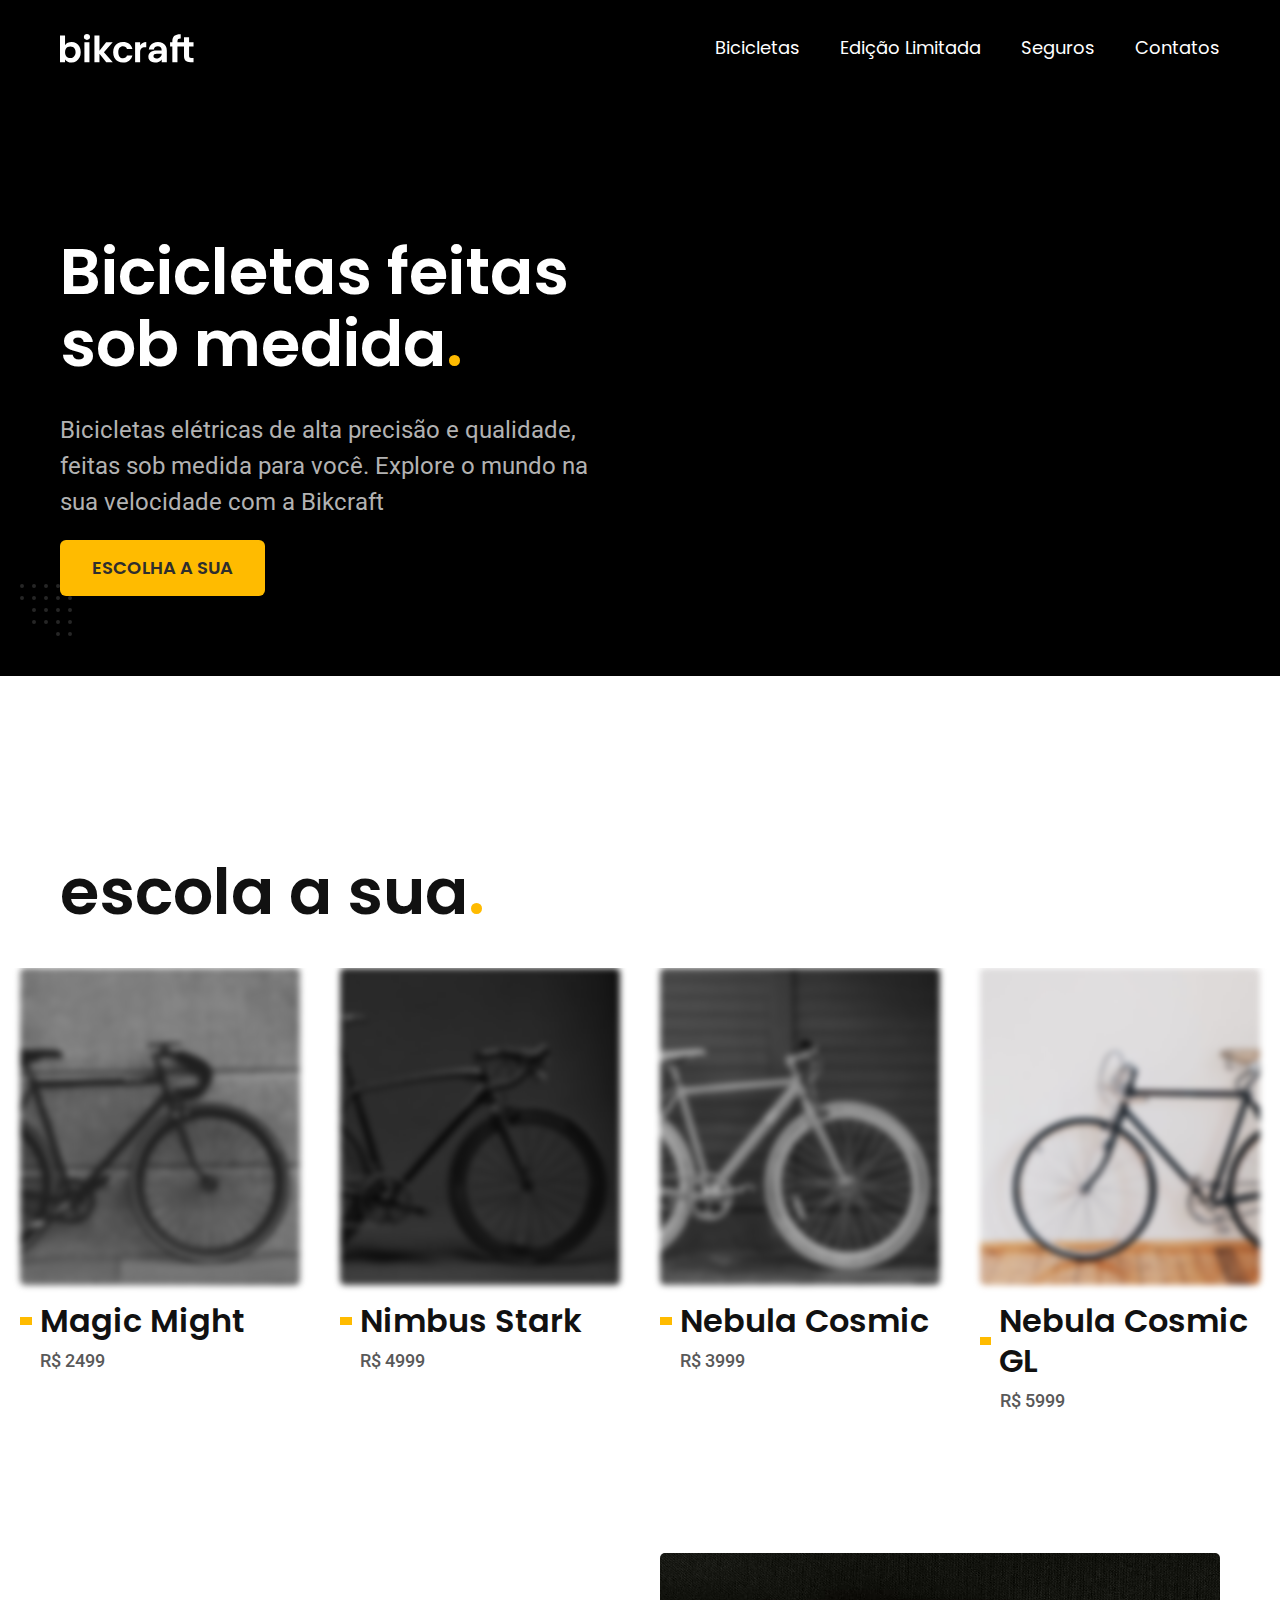
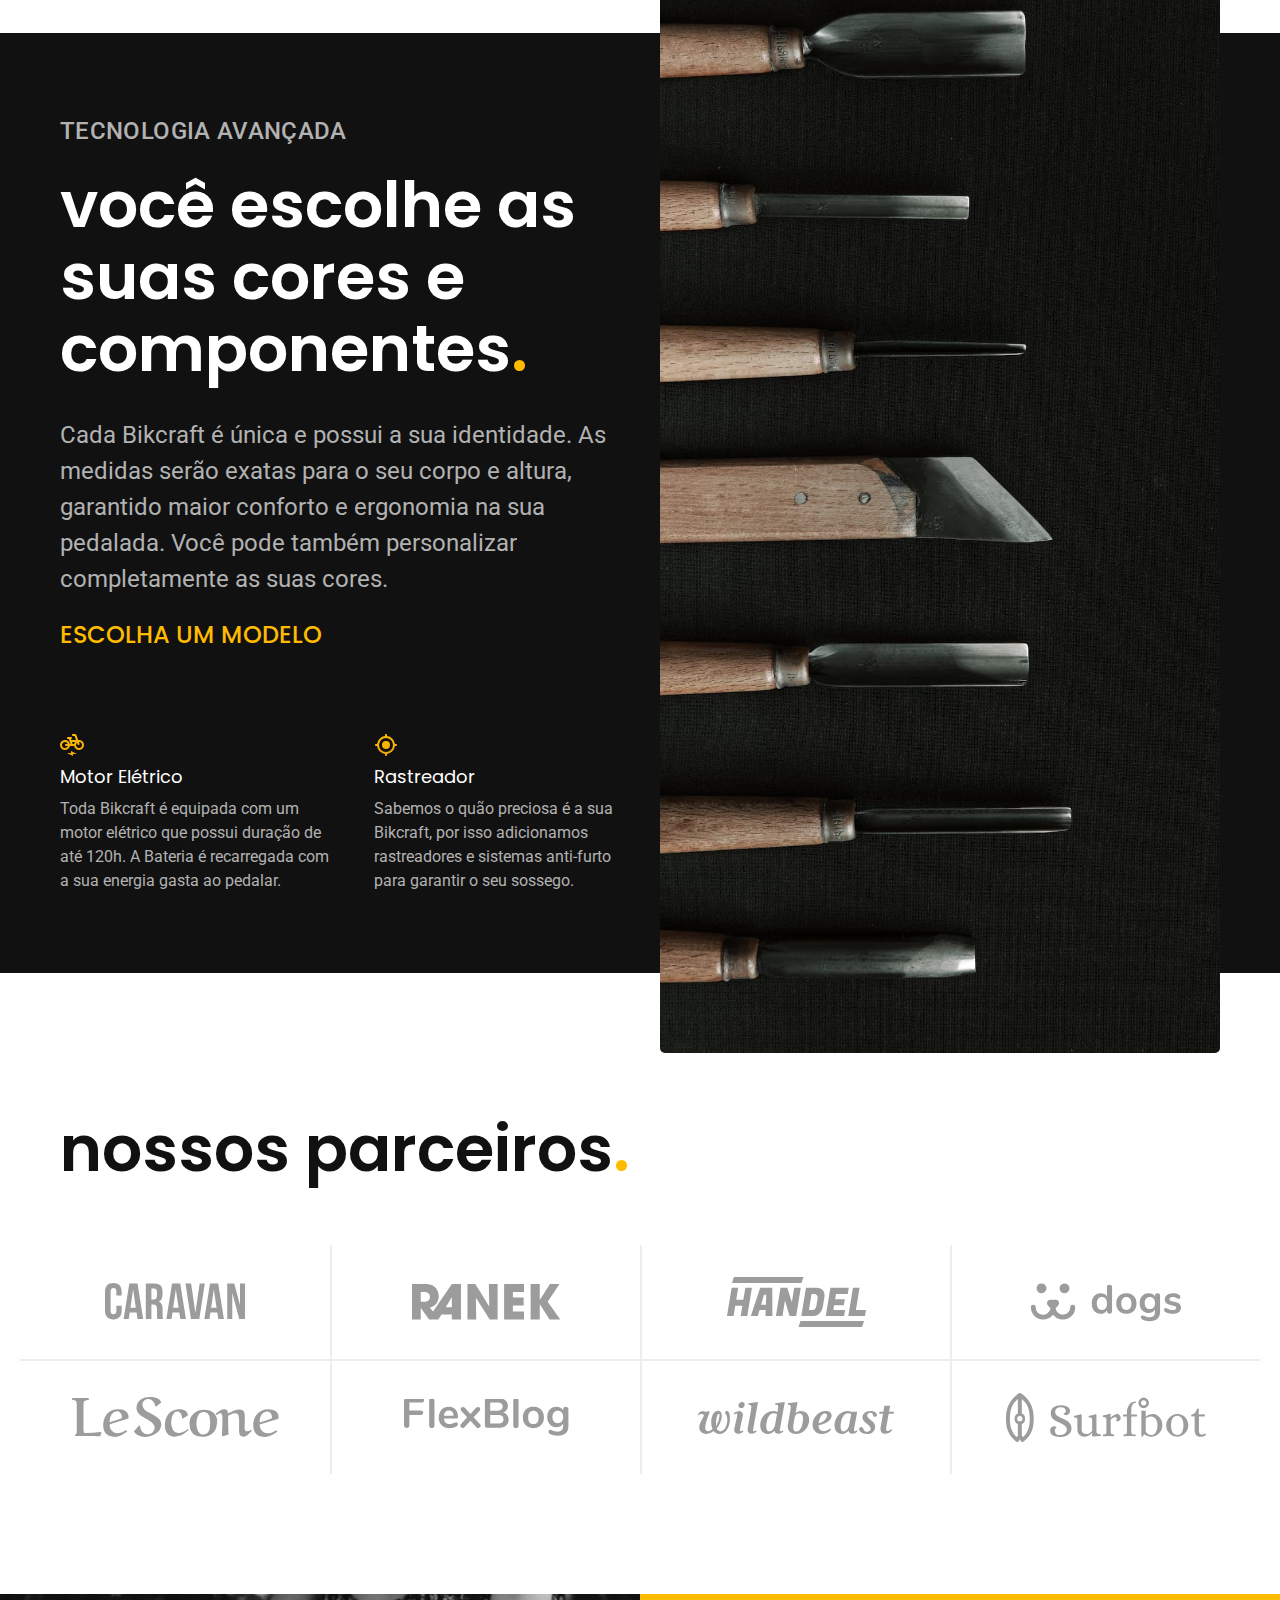
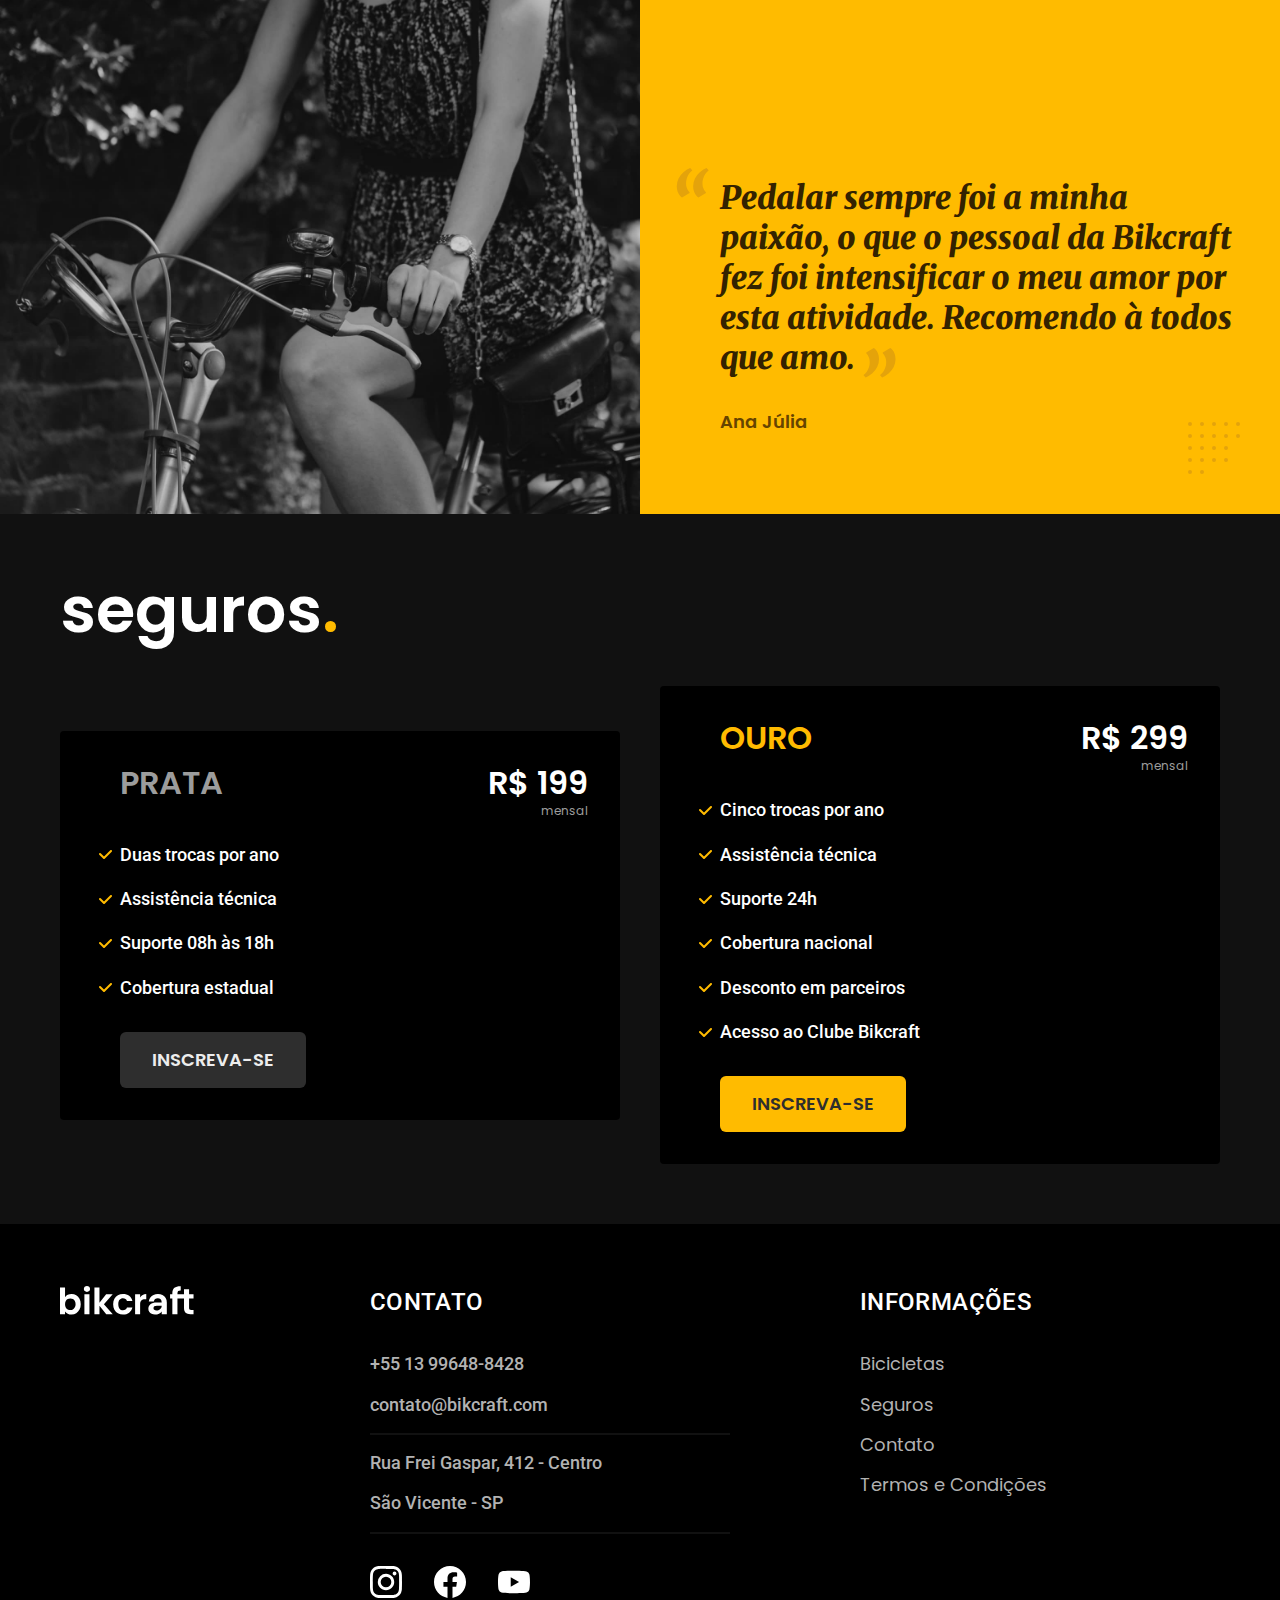
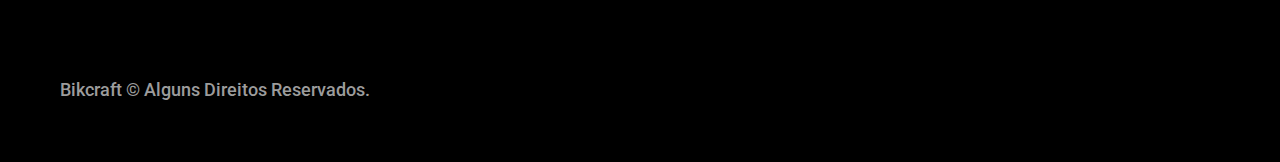
<file: index.html>
<!DOCTYPE html>
<html lang="pt-br">

<head>
  <meta charset="UTF-8">
  <meta name="viewport" content="width=device-width, initial-scale=1.0">
  <meta name="description" content="Bicicletas elétricas de alta precisão e qualidade, feitas sob medida para o cliente. Explore o mundo na sua velocidade com a Bikcraft.">
  <link rel="preconnect" href="https://fonts.googleapis.com">
  <link rel="preconnect" href="https://fonts.gstatic.com" crossorigin>
  <link href="https://fonts.googleapis.com/css2?family=Merriweather:ital,wght@1,900&family=Poppins:wght@400;600&family=Roboto:wght@400;500&display=swap" rel="stylesheet">
  <link rel="shortcut icon" href="./image/favicon/favicon.ico" width="16" height="16" type="image/x-icon">
  <link rel="preload" href="./css/style.min.css" as="style">
  <link rel="stylesheet" href="css/style.min.css">
  <title>Bikcraft - Bicicletas Elétricas</title>

  <script>document.documentElement.classList.add('js')</script>
</head>

<body>
  <!--      Menu      -->
  <header class="header-bg" id="header">
    <div class="header container">
      <a href="./">
        <img src="./image/bikcraft.svg" width="136" height="32" alt="Bikcraft">
      </a>

      <nav aria-label="Primaria">
        <ul class="header-menu font-1-m cor-0">
          <li><a href="./bicicletas.html">Bicicletas</a></li>
          <li><a href="./edicao-limitada.html">Edição Limitada</a></li>
          <li><a href="./seguros.html">Seguros</a></li>
          <li><a href="./contato.html">Contatos</a></li>
        </ul>
      </nav>
    </div>
  </header>

  <!--           Introdução do site           -->
  <main class="introducao-bg">
    <div class="introducao container">
      <div class="introducao-conteudo">
        <h1 class="font-1-xxl cor-0 fadeInDown" data-anime="300">Bicicletas feitas sob medida<span class="cor-p1">.</span></h1>
        <p class="font-2-l cor-5 fadeInUp" data-anime="600">Bicicletas elétricas de alta precisão e qualidade, feitas sob medida para você.
          Explore o mundo na sua velocidade com a Bikcraft
        </p>
        <a class="botao fadeInLeft" data-anime="900" href="./bicicletas.html">Escolha a sua</a>
      </div>
      <picture class="introducao-imagem fadeInRight" data-anime="1200">
        <source media="(max-width: 800px)" srcset="./image/bicicletas/nimbus.jpg">
        <img src="./image/fotos/introducao.jpg" width="1280" height="1600" alt="Bicicleta elétrica preta">
      </picture>
    </div>
  </main>

  <!--              Lista de Bicicletas                 -->
  <article class="bicicletas-lista">
    <h2 class="font-1-xxl container">escola a sua<span class="cor-p1">.</span></h2>

    <ul>
      <!-- Magic Might -->
      <li>
        <a href="./bicicletas/magic.html">
          <img src="image/bicicletas/magic-home.jpg" width="920" height="1040" alt="Bicicleta Preta Magic Might">
          <h3 class="font-1-xl">Magic Might</h3>
          <span class="font-2-m cor-8">R$ 2499</span>
        </a>
      </li>

      <!-- Nimbus Stark -->
      <li>
        <a href="./bicicletas/nimbus.html">
          <img src="image/bicicletas/nimbus-home.jpg" width="920" height="1040" alt="Bicicleta Preta Magic Might">
          <h3 class="font-1-xl">Nimbus Stark</h3>
          <span class="font-2-m cor-8">R$ 4999</span>
        </a>
      </li>

      <!-- Nebula Cosmic -->
      <li>
        <a href="./bicicletas/nebula.html">
          <img src="image/bicicletas/nebula-home.jpg" width="920" height="1040" alt="Bicicleta Preta Magic Might">
          <h3 class="font-1-xl">Nebula Cosmic</h3>
          <span class="font-2-m cor-8">R$ 3999</span>
        </a>
      </li>

      <!-- Nebula Cosmic GL -->
      <li>
        <a href="./bicicletas/nebula-gl.html">
          <img src="image/bicicletas/nebula-gl.jpg" width="920" height="1040" alt="Bicicleta Branca Nebula Cosmic GL">
          <h3 class="font-1-xl">Nebula Cosmic GL</h3>
          <span class="font-2-m cor-8">R$ 5999</span>
        </a>
      </li>

      <!-- Nebula Cosmic 2025 Edition -->
      <li>
        <a href="./bicicletas/nebula-2025.html">
          <img src="image/bicicletas/nebula-2025-edition-2.jpg" width="920" height="1040" alt="Bicicleta Branca Nebula Cosmic 2025 Edition">
          <h3 class="font-1-xl">Nebula Cosmic 2025 Edition</h3>
          <span class="font-2-m cor-8">R$ 7500</span>
        </a>
      </li>

      <!-- Nebula 1960 Edition  -->
      <li>
        <a href="./bicicletas/nebula1960.html">
          <img src="image/bicicletas/nebula-1960-edition-2.jpg" width="920" height="1040" alt="Bicicleta Azul Marinho Nebula 1960 Edition">
          <h3 class="font-1-xl">Nebula 1960 Edition</h3>
          <span class="font-2-m cor-8">R$ 6500</span>
        </a>
      </li>

    </ul>
  </article>

  <!--                 Tecnologia Avançada                 -->
  <article class="tecnologia-bg">
    <div class="tecnologia container">
      <div class="tecnologia-conteudo">

        <span class="font-2-l-b cor-5">Tecnologia Avançada</span>
        <h2 class="font-1-xxl cor-0">você escolhe as suas cores e componentes<span class="cor-p1">.</span></h2>
        <p class="font-2-l cor-5">Cada Bikcraft é única e possui a sua identidade. As medidas serão exatas para o seu corpo e altura, garantido maior conforto e ergonomia na sua pedalada. Você pode também personalizar completamente as suas cores. </p>
        <a class="link" href="./bicicletas.html">Escolha um modelo</a>

        <div class="tecnologia-vantagens">
          <div>
            <img src="./image/icones/eletrica.svg" width="24" height="24" alt="">
            <h3 class="font-1-m cor-0">Motor Elétrico</h3>
            <p class="font-2-s cor-5">Toda Bikcraft é equipada com um motor elétrico que possui duração de até 120h. A Bateria é recarregada com a sua energia gasta ao pedalar.</p>
          </div>

          <div>
            <img src="./image/icones/rastreador.svg" width="24" height="24" alt="">
            <h3 class="font-1-m cor-0">Rastreador</h3>
            <p class="font-2-s cor-5">Sabemos o quão preciosa é a sua Bikcraft, por isso adicionamos rastreadores e sistemas anti-furto para garantir o seu sossego.</p>
          </div>
        </div>
      </div>

      <div class="tecnologia-imagem">
        <img src="./image/fotos/tecnologia.jpg" width="1200" height="1920" alt="">
      </div>
    </div>
  </article>

  <!--               Parceiros e Patrocínios            -->
  <section class="parceiros" aria-label="Nossos Parceiros">
    <h2 class="font-1-xxl container">nossos parceiros<span class="cor-p1">.</span></h2>

    <ul>
      <li><img src="./image/parceiros/caravan.svg" width="140" height="38" alt="caravan"></li>
      <li><img src="./image/parceiros/ranek.svg" width="149" height="36" alt="ranek.svg"></li>
      <li><img src="./image/parceiros/handel.svg" width="139" height="50" alt="handel.svg"></li>
      <li><img src="./image/parceiros/dogs.svg" width="152" height="39" alt="dogs.svg"></li>
      <li><img src="./image/parceiros/lescone.svg" width="208" height="41" alt="lescone.svg"></li>
      <li><img src="./image/parceiros/flexblog.svg" width="165" height="38" alt="flexblog.svg"></li>
      <li><img src="./image/parceiros/wildbeast.svg" width="196" height="34" alt="wildbeast.svg"></li>
      <li><img src="./image/parceiros/surfbot.svg" width="200" height="49" alt="flexblog.svg"></li>
    </ul>
  </section>

  <!--                Depoimento                   -->
  <section class="depoimento" aria-label="Depoimento">
    <div>
      <img src="./image/fotos/depoimento.jpg" width="1560" height="1360" alt="Pessoa pedalando em uma bicicleta Bikcraft">
    </div>

    <div class="depoimento-conteudo">
      <blockquote class="font-1-xl cor-p5">
        <p>Pedalar sempre foi a minha paixão, o que o pessoal da Bikcraft fez foi intensificar o meu amor por esta atividade.
          Recomendo à todos que amo.
        </p>
      </blockquote>
      <span class="font-1-m-b cor-p4">Ana Júlia</span>
    </div>
  </section>

  <!--              Seguros              -->
  <article class="seguros-bg">
    <div class="seguros container">
      <h2 class="font-1-xxl cor-0">seguros<span class="cor-p1">.</span></h2>
      <div class="seguros-item">
        <h3 class="font-1-xl cor-6">PRATA</h3>
        <span class="font-1-xl cor-0">R$ 199 <span class="font-1-xs cor-6">mensal</span></span>
        <ul class="font-2-m cor-0">
          <li>Duas trocas por ano</li>
          <li>Assistência técnica</li>
          <li>Suporte 08h às 18h</li>
          <li>Cobertura estadual</li>
        </ul>
        <a class="botao secundario" href="./orcamento.html?tipo=seguro&produto=prata">Inscreva-se</a>
      </div>

      <div class="seguros-item">
        <h3 class="font-1-xl cor-p1">OURO</h3>
        <span class="font-1-xl cor-0">R$ 299 <span class="font-1-xs cor-6">mensal</span></span>
        <ul class="font-2-m cor-0">
          <li>Cinco trocas por ano</li>
          <li>Assistência técnica</li>
          <li>Suporte 24h</li>
          <li>Cobertura nacional</li>
          <li>Desconto em parceiros</li>
          <li>Acesso ao Clube Bikcraft</li>
        </ul>
        <a class="botao" href="./orcamento.html?tipo=seguro&produto=ouro">Inscreva-se</a>
      </div>
    </div>
  </article>

  <!-- Footer/Rodapé -->
  <footer class="footer-bg">
    <div class="footer container">
      <a href="#header">
        <img src="./image/bikcraft.svg" width="136" height="32" alt="Bikcraft">
      </a>
      <div class="footer-contato">
        <h3 class="font-2-l-b cor-0">Contato</h3>
        <ul class="font-2-m cor-5">
          <li><a href="tel:+5513996488428">+55 13 99648-8428</a></li>
          <li><a href="mailto:contato@bikcraft.com">contato@bikcraft.com</a></li>
          <li>Rua Frei Gaspar, 412 - Centro</li>
          <li>São Vicente - SP</li>
        </ul>
        <div class="footer-redes">
          <a href="./">
            <img src="./image/redes/instagram.svg" width="32" height="32" alt="Instagram">
          </a>

          <a href="./">
            <img src="./image/redes/facebook.svg" width="32" height="32" alt="Facebook">
          </a>

          <a href="./">
            <img src="./image/redes/youtube.svg" width="32" height="32" alt="Youtube">
          </a>
        </div>
      </div>
      <div class="footer-informacoes">
        <h3 class="font-2-l-b cor-0">Informações</h3>
        <nav>
          <ul class="font-1-m cor-5">
            <li><a href="./bicicletas.html">Bicicletas</a></li>
            <li><a href="./seguros.html">Seguros</a></li>
            <li><a href="./contato.html">Contato</a></li>
            <li><a href="./termos.html">Termos e Condições</a></li>
          </ul>
        </nav>
      </div>
      <p class="footer-copy font-2-m cor-6">Bikcraft © Alguns Direitos Reservados.</p>
    </div>
  </footer>

  <script src="./js/plugins/simple-anime.js.js"></script>
  <script src="./js/script.js"></script>
</body>

</html>
</file>
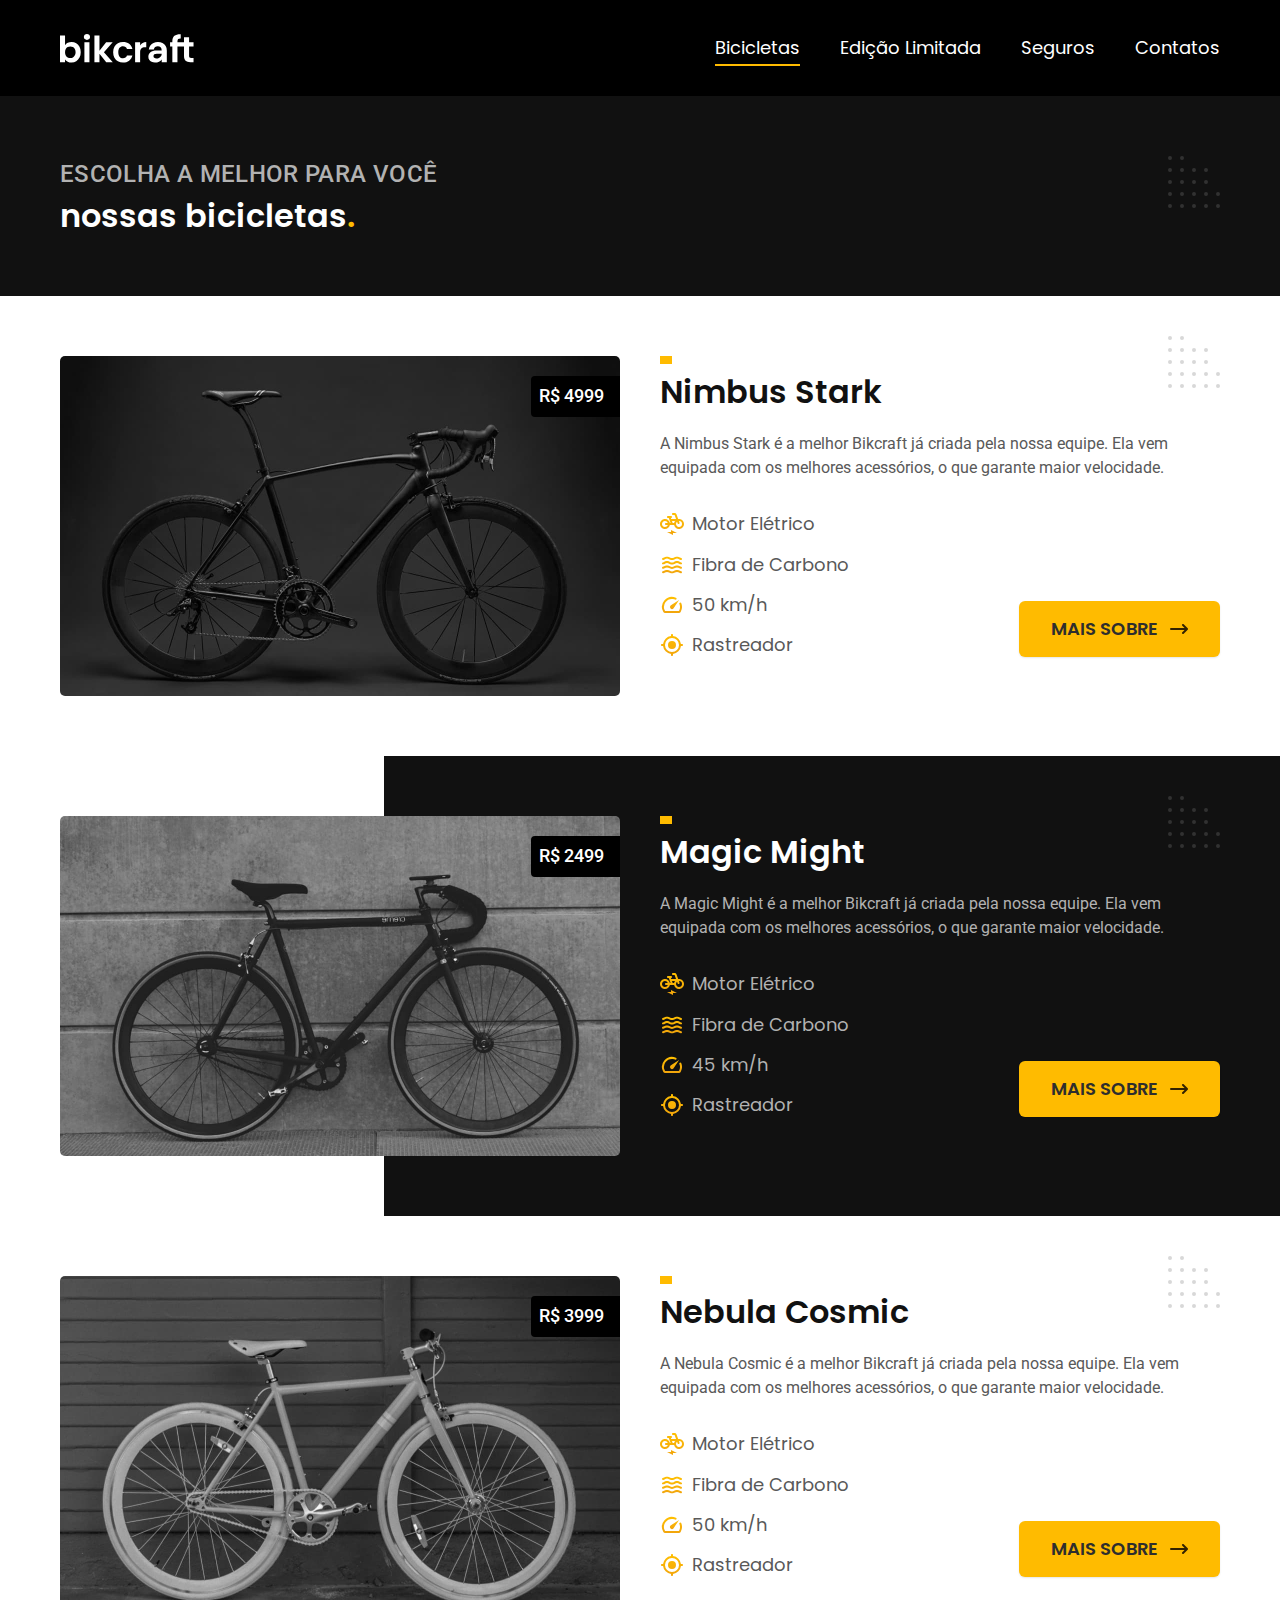
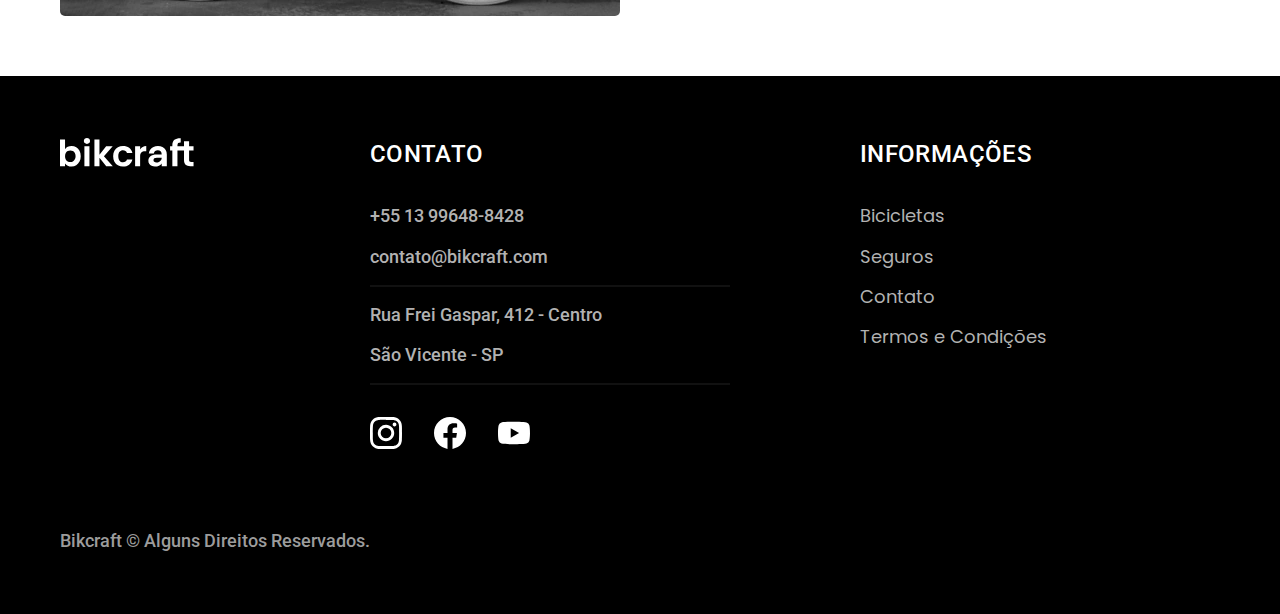
<file: bicicletas.html>
<!DOCTYPE html>
<html lang="pt-br">

<head>
  <meta charset="UTF-8">
  <meta name="viewport" content="width=device-width, initial-scale=1.0">
  <meta name="description" content="Termos e Condições.">
  <link rel="preload" href="./css/style.min.css" as="style">
  <link rel="stylesheet" href="css/style.min.css">
  <link rel="preconnect" href="https://fonts.googleapis.com">
  <link rel="preconnect" href="https://fonts.gstatic.com" crossorigin>
  <link href="https://fonts.googleapis.com/css2?family=Merriweather:ital,wght@1,900&family=Poppins:wght@400;600&family=Roboto:wght@400;500&display=swap" rel="stylesheet">
  <link rel="icon" href="favicon-branco.svg" type="image/svg+xml">
  <title>Bicicletas | Bikcraft</title>
  <script>document.documentElement.classList.add('js')</script>
</head>

<body id="bicicletas">
  <!--      Menu      -->
  <header class="header-bg">
    <div class="header container">
      <a href="./">
        <img src="./image/bikcraft.svg" width="136" height="32" alt="Bikcraft">
      </a>

      <nav aria-label="Primaria">
        <ul class="header-menu font-1-m cor-0">
          <li><a href="./bicicletas.html">Bicicletas</a></li>
          <li><a href="edicao-limitada.html">Edição Limitada</a></li>
          <li><a href="./seguros.html">Seguros</a></li>
          <li><a href="./contato.html">Contatos</a></li>
        </ul>
      </nav>
    </div>
  </header>

  <main>
    <div class="titulo-bg">
      <div class="titulo container">
        <p class="font-2-l-b cor-5 fadeInLeft" data-anime="300">Escolha a melhor para você</p>
        <h1 class="font-1-xl cor-0 fadeInUp" data-anime="400">nossas bicicletas<span class="cor-p1">.</span></h1>
      </div>
    </div>

    <div class="bicicletas container">
      <div class="bicicletas-imagem">
        <img src="./image/bicicletas/nimbus.jpg" width="1120" height="680" alt="Bicicleta preta">
        <span class="font-2-m cor-0">R$ 4999</span>
      </div>

      <div class="bicicletas-conteudo">
        <h2 class="font-1-xl">Nimbus Stark</h2>
        <p class="font-2-s cor-8">A Nimbus Stark é a melhor Bikcraft já criada pela nossa equipe. Ela vem equipada com os melhores acessórios, o que garante maior velocidade.</p>
        <ul class="font-1-m cor-8">
          <li><img src="./image/icones/eletrica.svg" width="24" height="24" alt="">
            Motor Elétrico
          </li>

          <li><img src="./image/icones/carbono.svg" width="24" height="24" alt="">
            Fibra de Carbono
          </li>

          <li><img src="./image/icones/velocidade.svg" width="24" height="24" alt="">
            50 km/h
          </li>

          <li><img src="./image/icones/rastreador.svg" width="24" height="24" alt="">
            Rastreador
          </li>
        </ul>
        <a class="botao seta" href="./bicicletas/nimbus.html">Mais Sobre</a>
      </div>
    </div>

    <div class="bicicletas-bg">
      <div class="bicicletas container">
        <div class="bicicletas-imagem">
          <img src="./image/bicicletas/magic.jpg" width="1120" height="680" alt="Bicicleta preta">
          <span class="font-2-m cor-0">R$ 2499</span>
        </div>

        <div class="bicicletas-conteudo">
          <h2 class="font-1-xl cor-0">Magic Might</h2>
          <p class="font-2-s cor-5">A Magic Might é a melhor Bikcraft já criada pela nossa equipe. Ela vem equipada com os melhores acessórios, o que garante maior velocidade.</p>
          <ul class="font-1-m cor-5">
            <li><img src="./image/icones/eletrica.svg" width="24" height="24" alt="">
              Motor Elétrico
            </li>

            <li><img src="./image/icones/carbono.svg" width="24" height="24" alt="">
              Fibra de Carbono
            </li>

            <li><img src="./image/icones/velocidade.svg" width="24" height="24" alt="">
              45 km/h
            </li>

            <li><img src="./image/icones/rastreador.svg" width="24" height="24" alt="">
              Rastreador
            </li>
          </ul>
          <a class="botao seta" href="./bicicletas/magic.html">Mais Sobre</a>
        </div>
      </div>
    </div>

    <div class="bicicletas container">
      <div class="bicicletas-imagem">
        <img src="./image/bicicletas/nebula.jpg" width="1120" height="680" alt="Bicicleta preta">
        <span class="font-2-m cor-0">R$ 3999</span>
      </div>

      <div class="bicicletas-conteudo">
        <h2 class="font-1-xl">Nebula Cosmic</h2>
        <p class="font-2-s cor-8">A Nebula Cosmic é a melhor Bikcraft já criada pela nossa equipe. Ela vem equipada com os melhores acessórios, o que garante maior velocidade.</p>
        <ul class="font-1-m cor-8">
          <li><img src="./image/icones/eletrica.svg" width="24" height="24" alt="">
            Motor Elétrico
          </li>

          <li><img src="./image/icones/carbono.svg" width="24" height="24" alt="">
            Fibra de Carbono
          </li>

          <li><img src="./image/icones/velocidade.svg" width="24" height="24" alt="">
            50 km/h
          </li>

          <li><img src="./image/icones/rastreador.svg" width="24" height="24" alt="">
            Rastreador
          </li>
        </ul>
        <a class="botao seta" href="./bicicletas/nebula.html">Mais Sobre</a>
      </div>
    </div>
  </main>

  <!-- Footer/Rodapé -->
  <footer class="footer-bg">
    <div class="footer container">
      <img src="./image/bikcraft.svg" width="136" height="32" alt="Bikcraft">
      <div class="footer-contato">
        <h3 class="font-2-l-b cor-0">Contato</h3>
        <ul class="font-2-m cor-5">
          <li><a href="tel:+5513996488428">+55 13 99648-8428</a></li>
          <li><a href="mailto:contato@bikcraft.com">contato@bikcraft.com</a></li>
          <li>Rua Frei Gaspar, 412 - Centro</li>
          <li>São Vicente - SP</li>
        </ul>
        <div class="footer-redes">
          <a href="./">
            <img src="./image/redes/instagram.svg" width="32" height="32" alt="Instagram">
          </a>

          <a href="./">
            <img src="./image/redes/facebook.svg" width="32" height="32" alt="Facebook">
          </a>

          <a href="./">
            <img src="./image/redes/youtube.svg" width="32" height="32" alt="Youtube">
          </a>
        </div>
      </div>
      <div class="footer-informacoes">
        <h3 class="font-2-l-b cor-0">Informações</h3>
        <nav>
          <ul class="font-1-m cor-5">
            <li><a href="./bicicletas.html">Bicicletas</a></li>
            <li><a href="./seguros.html">Seguros</a></li>
            <li><a href="./contato.html">Contato</a></li>
            <li><a href="./termos.html">Termos e Condições</a></li>
          </ul>
        </nav>
      </div>
      <p class="footer-copy font-2-m cor-6">Bikcraft © Alguns Direitos Reservados.</p>
    </div>
  </footer>
  <script src="js/plugins/simple-anime.js.js"></script>
  <script src="./js/script.js"></script>
</body>

</html>
</file>
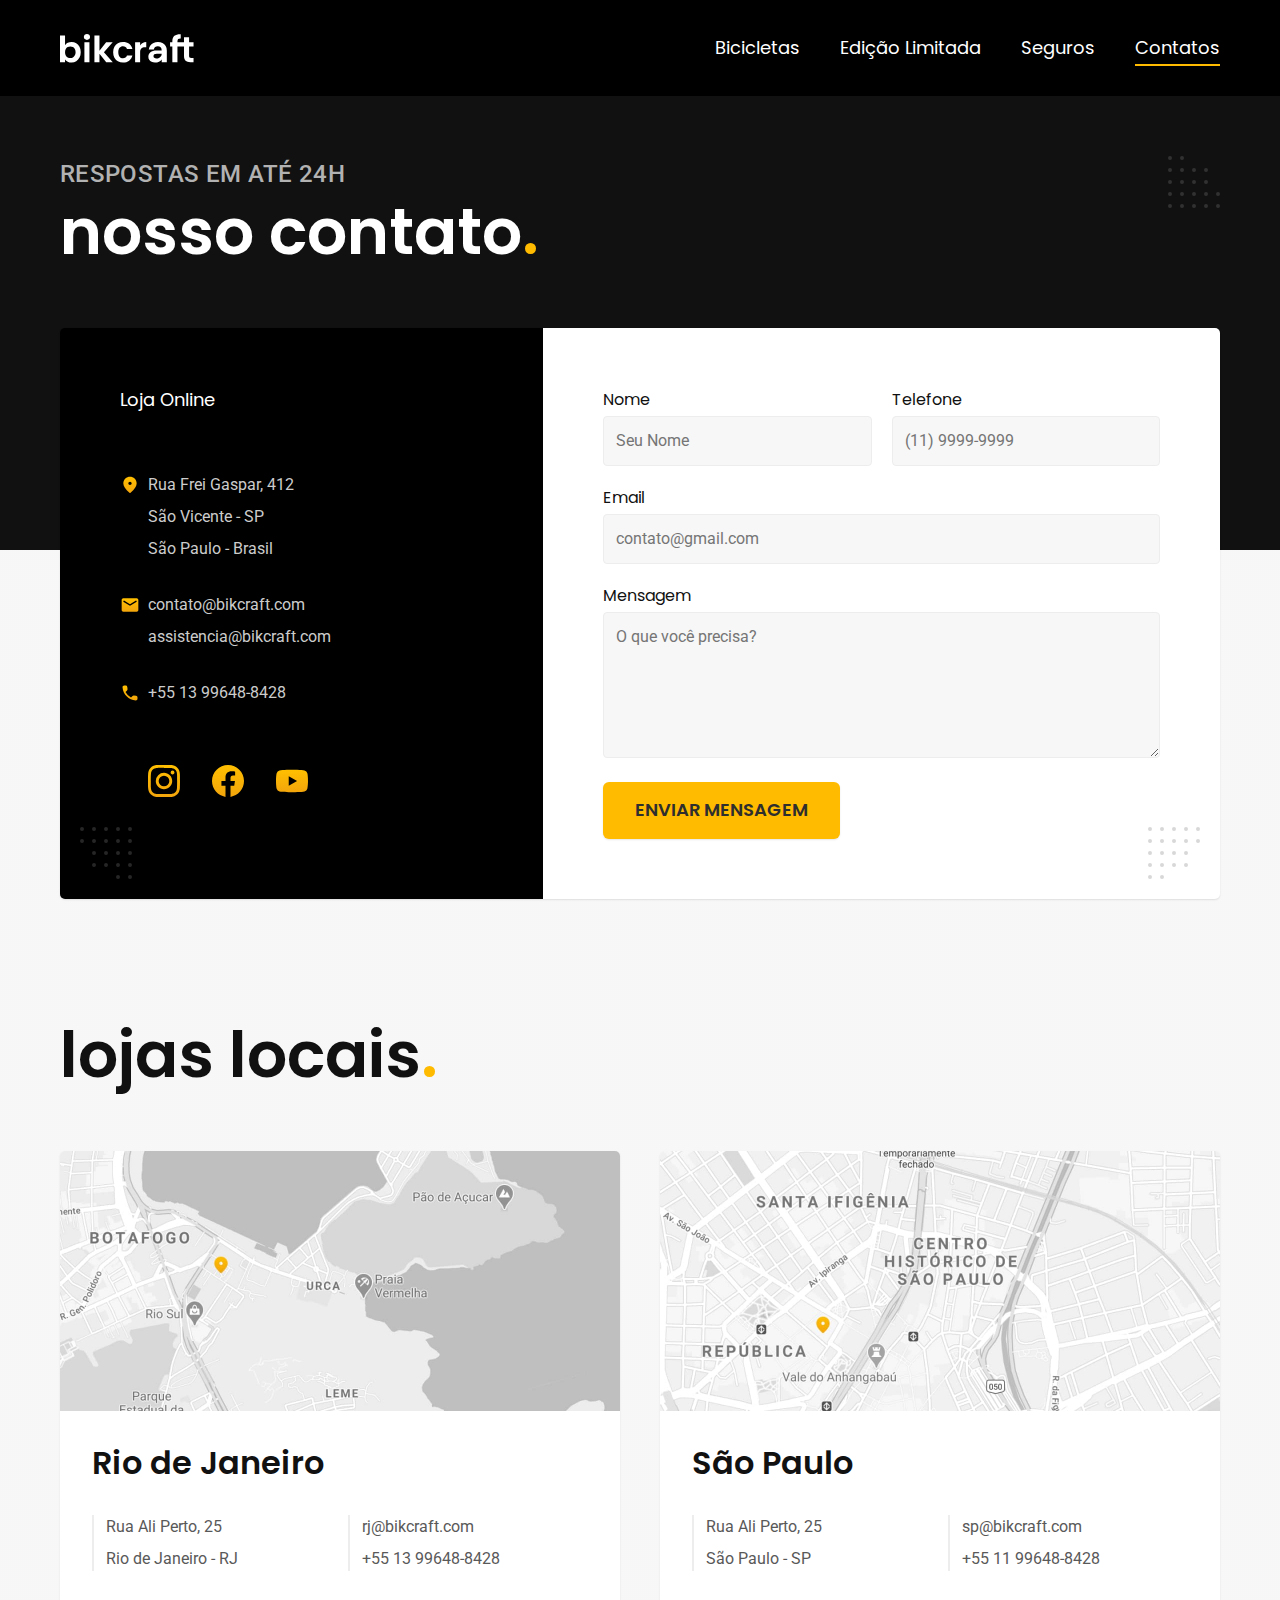
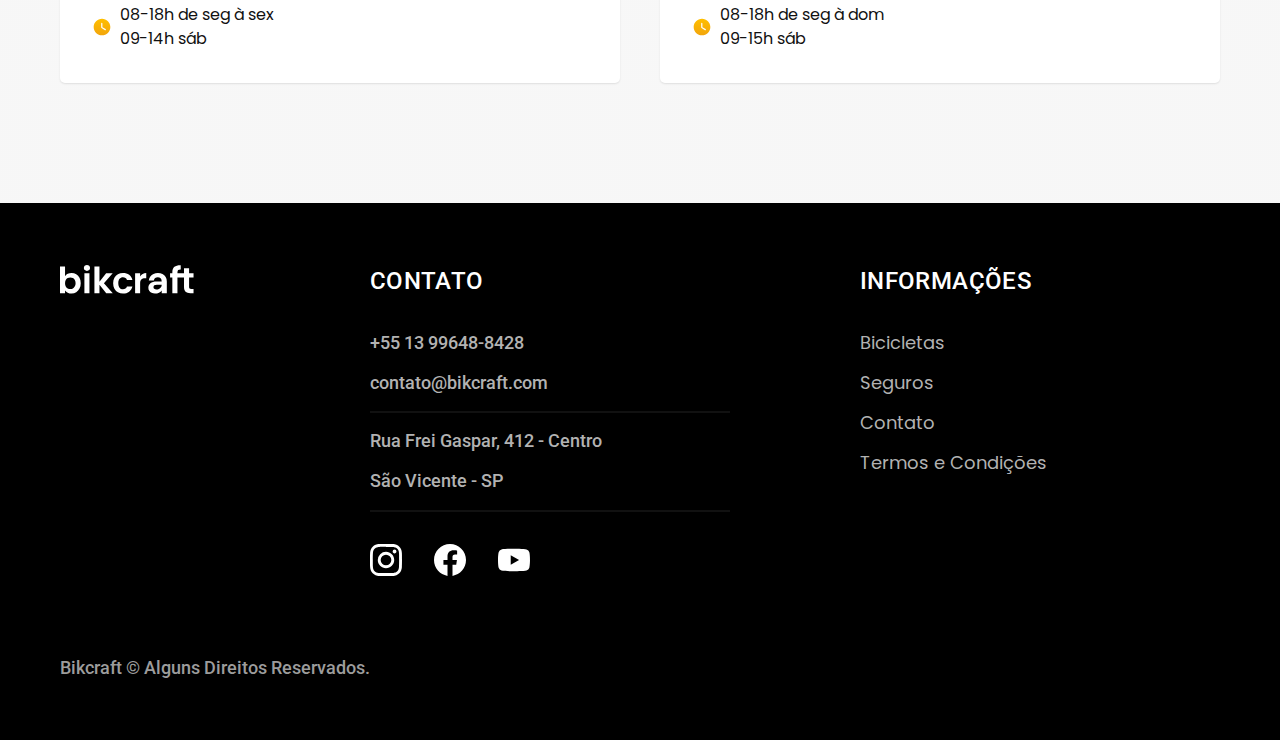
<file: contato.html>
<!DOCTYPE html>
<html lang="pt-br">

<head>
  <meta charset="UTF-8">
  <meta name="viewport" content="width=device-width, initial-scale=1.0">
  <meta name="description" content="Contato.">
  <link rel="preload" href="./css/style.min.css" as="style">
  <link rel="stylesheet" href="css/style.min.css">
  <link rel="preconnect" href="https://fonts.googleapis.com">
  <link rel="preconnect" href="https://fonts.gstatic.com" crossorigin>
  <link href="https://fonts.googleapis.com/css2?family=Merriweather:ital,wght@1,900&family=Poppins:wght@400;600&family=Roboto:wght@400;500&display=swap" rel="stylesheet">
  <link rel="shortcut icon" href="./image/favicon/favicon.ico" width="16" height="16" type="image/x-icon">
  <title>Contato | Bikcraft </title>
  <script>document.documentElement.classList.add('js')</script>
</head>

<body id="contato">
  <!--      Menu      -->
  <header class="header-bg">
    <div class="header container">
      <a href="./">
        <img src="./image/bikcraft.svg" width="136" height="32" alt="Bikcraft">
      </a>

      <nav aria-label="Primaria">
        <ul class="header-menu font-1-m cor-0">
          <li><a href="./bicicletas.html">Bicicletas</a></li>
          <li><a href="edicao-limitada.html">Edição Limitada</a></li>
          <li><a href="./seguros.html">Seguros</a></li>
          <li><a href="./contato.html">Contatos</a></li>
        </ul>
      </nav>
    </div>
  </header>

  <main>
    <div class="titulo-bg">
      <div class="titulo container">
        <p class="font-2-l-b cor-5 fadeInUp" data-anime="300">Respostas em até 24h</p>
        <h1 class="font-1-xxl cor-0 fadeInDown" data-anime="300">nosso contato<span class="cor-p1">.</span></h1>
      </div>
    </div>

    <div class="contato container fadeInLeft" data-anime="400">
      <section class="contato-dados" aria-label="Endereço">
        <h2 class="font-1-m cor-0">Loja Online</h2>
        <div class="contato-endereco font-2-s cor-4">
          <p>Rua Frei Gaspar, 412</p>
          <p>São Vicente - SP</p>
          <p>São Paulo - Brasil</p>
        </div>

        <address class="contato-meios font-2-s cor-4">
          <a href="mailto:contato@bikcraft.com">contato@bikcraft.com</a>
          <a href="mailto:assistencia@bikcraft.com">assistencia@bikcraft.com</a>
          <a href="tel:+5513996488428">+55 13 99648-8428</a>
        </address>

        <div class="contato-redes">
          <a href="./">
            <img src="./image/redes/instagram-p.svg" width="32" height="32" alt="Instagram">
          </a>

          <a href="./">
            <img src="./image/redes/facebook-p.svg" width="32" height="32" alt="Facebook">
          </a>

          <a href="./">
            <img src="./image/redes/youtube-p.svg" width="32" height="32" alt="Youtube">
          </a>
        </div>
      </section>

      <section class="contato-formulario" aria-label="Formulário">
        <form class="form" action="./contato.html">
          <div>
            <label for="nome">Nome</label>
            <input type="text" id="nome" name="nome" placeholder="Seu Nome">
          </div>

          <div>
            <label for="telefone">Telefone</label>
            <input type="text" id="telefone" name="telefone" placeholder="(11) 9999-9999">
          </div>

          <div class="col-2">
            <label for="email">Email</label>
            <input type="email" id="email" name="email" placeholder="contato@gmail.com" required>
          </div>

          <div class="col-2">
            <label for="mensagem">Mensagem</label>
            <textarea rows="5" id="mensagem" name="mensagem" placeholder="O que você precisa?"></textarea>
          </div>

          <button class="botao col-2">Enviar Mensagem</button>
        </form>
      </section>
    </div>
  </main>

  <article class="lojas container">
    <h2 class="font-1-xxl">lojas locais<span class="cor-p1">.</span></h2>
    <div class="lojas-item">
      <img src="./image/lojas/rj.jpg" width="1120" height="520" alt="Mapa marcando o endereço em Rua Ali Perto, 25 - Rio de Janeiro - RJ">
      <div class="lojas-conteudo">
        <h3 class="font-1-xl">Rio de Janeiro</h3>
        <div class="lojas-dados font-2-s cor-8">
          <p>Rua Ali Perto, 25</p>
          <p>Rio de Janeiro - RJ</p>
        </div>
        <div class="lojas-dados font-2-s cor-8">
          <a href="mailto:rj@bikcraft.com">rj@bikcraft.com</a>
          <a href="tel:+5513996488428">+55 13 99648-8428</a>
        </div>
        <p class="lojas-tempo font-1-s"><img src="./image/icones/horario.svg" width="20" height="20" alt="">08-18h de seg à sex<br>09-14h sáb</p>
      </div>
    </div>

    <div class="lojas-item">
      <img src="./image/lojas/sp.jpg" width="1120" height="520" alt="Mapa marcando o endereço em Rua Ali Perto, 25 - São Paulo - SP">
      <div class="lojas-conteudo">
        <h3 class="font-1-xl">São Paulo</h3>
        <div class="lojas-dados font-2-s cor-8">
          <p>Rua Ali Perto, 25</p>
          <p>São Paulo - SP</p>
        </div>
        <div class="lojas-dados font-2-s cor-8">
          <a href="mailto:sp@bikcraft.com">sp@bikcraft.com</a>
          <a href="tel:+5513996488428">+55 11 99648-8428</a>
        </div>
        <p class="lojas-tempo font-1-s"><img src="./image/icones/horario.svg" width="20" height="20" alt="">08-18h de seg à dom<br>09-15h sáb</p>
      </div>
    </div>
  </article>

  <!-- Footer/Rodapé -->
  <footer class="footer-bg">
    <div class="footer container">
      <img src="./image/bikcraft.svg" width="136" height="32" alt="Bikcraft">
      <div class="footer-contato">
        <h3 class="font-2-l-b cor-0">Contato</h3>
        <ul class="font-2-m cor-5">
          <li><a href="tel:+5513996488428">+55 13 99648-8428</a></li>
          <li><a href="mailto:contato@bikcraft.com">contato@bikcraft.com</a></li>
          <li>Rua Frei Gaspar, 412 - Centro</li>
          <li>São Vicente - SP</li>
        </ul>
        <div class="footer-redes">
          <a href="./">
            <img src="./image/redes/instagram.svg" width="32" height="32" alt="Instagram">
          </a>

          <a href="./">
            <img src="./image/redes/facebook.svg" width="32" height="32" alt="Facebook">
          </a>

          <a href="./">
            <img src="./image/redes/youtube.svg" width="32" height="32" alt="Youtube">
          </a>
        </div>
      </div>
      <div class="footer-informacoes">
        <h3 class="font-2-l-b cor-0">Informações</h3>
        <nav>
          <ul class="font-1-m cor-5">
            <li><a href="./bicicletas.html">Bicicletas</a></li>
            <li><a href="./seguros.html">Seguros</a></li>
            <li><a href="./contato.html">Contato</a></li>
            <li><a href="./termos.html">Termos e Condições</a></li>
          </ul>
        </nav>
      </div>
      <p class="footer-copy font-2-m cor-6">Bikcraft © Alguns Direitos Reservados.</p>
    </div>
  </footer>
  <script src="js/plugins/simple-anime.js.js"></script>
  <script src="./js/script.js"></script>
  <script src="js/formulario.js"></script>
</body>

</html>
</file>
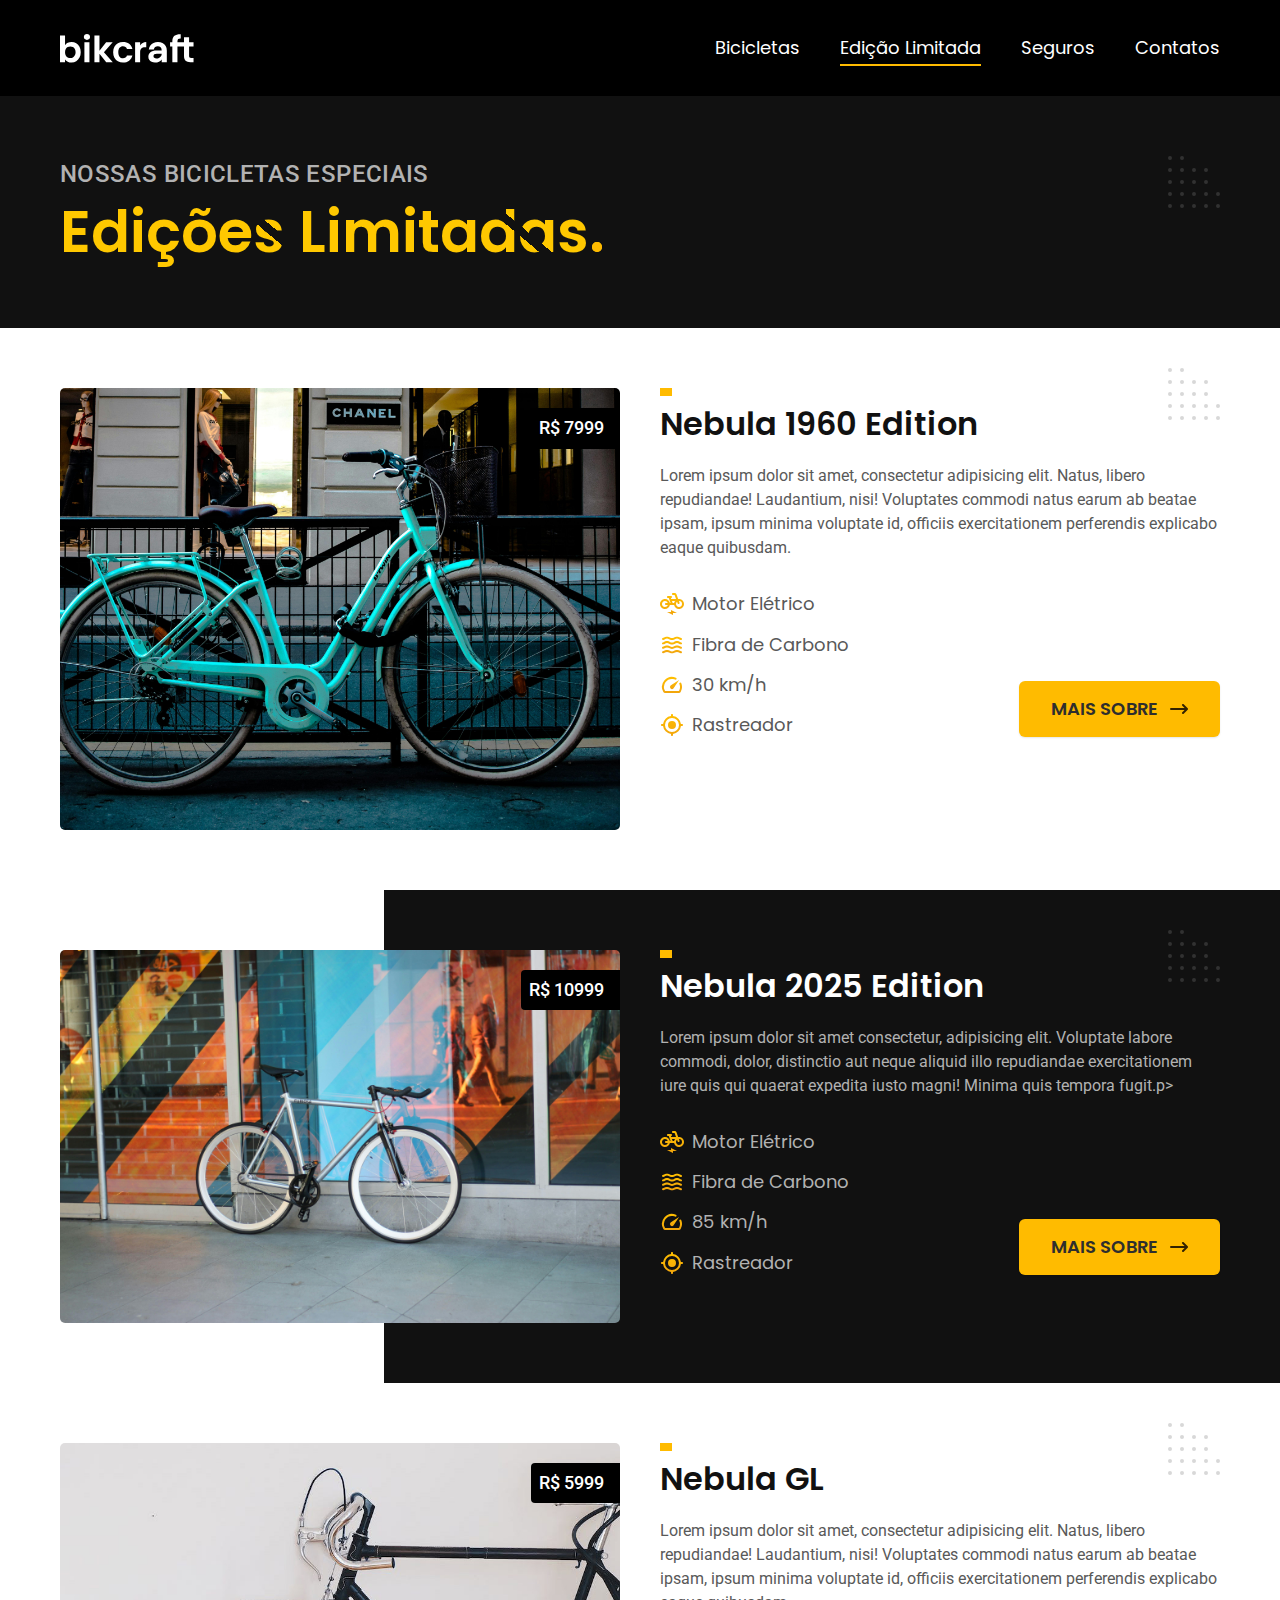
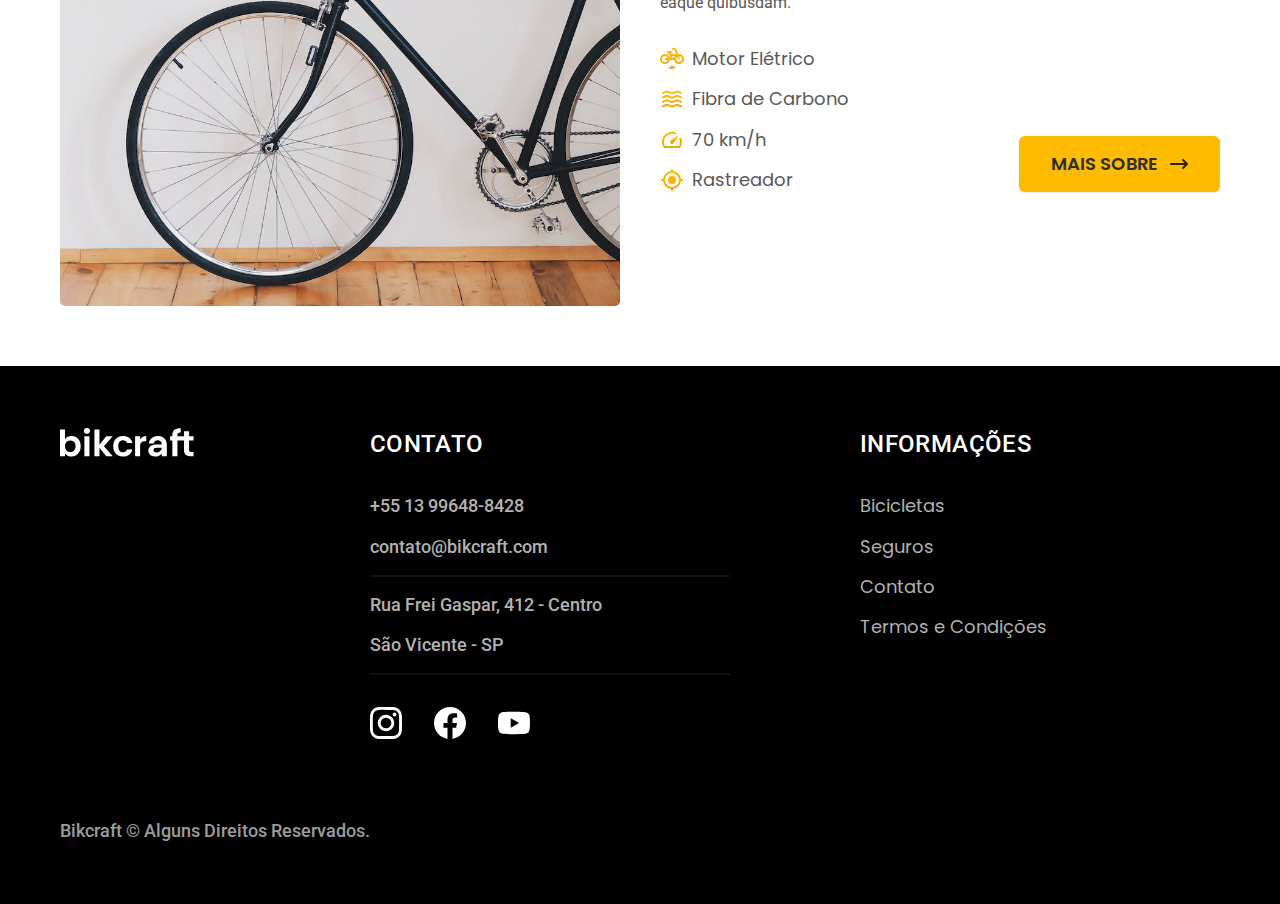
<file: edicao-limitada.html>
<!DOCTYPE html>
<html lang="pt-br">

<head>
  <meta charset="UTF-8">
  <meta name="viewport" content="width=device-width, initial-scale=1.0">
  <link rel="preload" href="./css/style.min.css" as="style">
  <link rel="stylesheet" href="css/style.min.css">
  <link rel="preconnect" href="https://fonts.googleapis.com">
  <link rel="preconnect" href="https://fonts.gstatic.com" crossorigin>
  <link href="https://fonts.googleapis.com/css2?family=Merriweather:ital,wght@1,900&family=Poppins:wght@400;600&family=Roboto:wght@400;500&display=swap" rel="stylesheet">
  <link rel="icon" href="favicon-dourado.svg" type="image/svg+xml">
  <title>Edição Limitada</title>
  <script>document.documentElement.classList.add('js')</script>
</head>

<body id="bicicletas">
  <!--      Menu      -->
  <header class="header-bg">
    <div class="header container">
      <a href="./">
        <img src="./image/bikcraft.svg" width="136" height="32" alt="Bikcraft">
      </a>

      <nav aria-label="Primaria">
        <ul class="header-menu font-1-m cor-0">
          <li><a href="./bicicletas.html">Bicicletas</a></li>
          <li><a href="edicao-limitada.html">Edição Limitada</a></li>
          <li><a href="./seguros.html">Seguros</a></li>
          <li><a href="./contato.html">Contatos</a></li>
        </ul>
      </nav>
    </div>
  </header>

  <main>
    <div class="titulo-bg">
      <div class="titulo container">
        <p class="font-2-l-b cor-5 fadeInUp" data-anime="300">nossas bicicletas especiais</p>
        <h1 class="h1-edition font-1-xl fadeInUp" data-anime="500">Edições Limitadas<span class="cor-p1">.</span></h1>
      </div>
    </div>

    <div class="bicicletas container fadeInLeft" data-anime="400">
      <div class="bicicletas-imagem">
        <img src="./image/bicicletas/nebula-1960-edition.jpg" width="1120" height="680" alt="Bicicleta Blue Marine">
        <span class="font-2-m cor-0">R$ 7999</span>
      </div>

      <div class="bicicletas-conteudo fadeInRight" data-anime="700">
        <h2 class="font-1-xl">Nebula 1960 Edition</h2>
        <p class="font-2-s cor-8">Lorem ipsum dolor sit amet, consectetur adipisicing elit. Natus, libero repudiandae! Laudantium, nisi! Voluptates commodi natus earum ab beatae ipsam, ipsum minima voluptate id, officiis exercitationem perferendis explicabo eaque quibusdam.</p>
        <ul class="font-1-m cor-8">

          <li><img src="./image/icones/eletrica.svg" width="24" height="24" alt="">
            Motor Elétrico
          </li>

          <li><img src="./image/icones/carbono.svg" width="24" height="24" alt="">
            Fibra de Carbono
          </li>

          <li><img src="./image/icones/velocidade.svg" width="24" height="24" alt="">
            30 km/h
          </li>

          <li><img src="./image/icones/rastreador.svg" width="24" height="24" alt="">
            Rastreador
          </li>
        </ul>
        <a class="botao seta" href="./bicicletas/nebula1960.html">Mais Sobre</a>
      </div>
    </div>

    <div class="bicicletas-bg">
      <div class="bicicletas container">
        <div class="bicicletas-imagem">
          <img src="./image/bicicletas/nebula-2025-edition.jpg" width="1120" height="680" alt="Bicicleta preta">
          <span class="font-2-m cor-0">R$ 10999</span>
        </div>

        <div class="bicicletas-conteudo">
          <h2 class="font-1-xl cor-0">Nebula 2025 Edition</h2>
          <p class="font-2-s cor-5">Lorem ipsum dolor sit amet consectetur, adipisicing elit. Voluptate labore commodi, dolor, distinctio aut neque aliquid illo repudiandae exercitationem iure quis qui quaerat expedita iusto magni! Minima quis tempora fugit.p>
          <ul class="font-1-m cor-5">

            <li><img src="./image/icones/eletrica.svg" width="24" height="24" alt="">
              Motor Elétrico
            </li>

            <li><img src="./image/icones/carbono.svg" width="24" height="24" alt="">
              Fibra de Carbono
            </li>

            <li><img src="./image/icones/velocidade.svg" width="24" height="24" alt="">
              85 km/h
            </li>

            <li><img src="./image/icones/rastreador.svg" width="24" height="24" alt="">
              Rastreador
            </li>
          </ul>
          <a class="botao seta" href="./bicicletas/nebula-2025.html">Mais Sobre</a>
        </div>
      </div>
    </div>

    <div class="bicicletas container">
      <div class="bicicletas-imagem">
        <img src="./image/bicicletas/nebula-gl-test.jpg" width="1120" height="680" alt="Bicicleta Blue Marine">
        <span class="font-2-m cor-0">R$ 5999</span>
      </div>

      <div class="bicicletas-conteudo">
        <h2 class="font-1-xl">Nebula GL</h2>
        <p class="font-2-s cor-8">Lorem ipsum dolor sit amet, consectetur adipisicing elit. Natus, libero repudiandae! Laudantium, nisi! Voluptates commodi natus earum ab beatae ipsam, ipsum minima voluptate id, officiis exercitationem perferendis explicabo eaque quibusdam.</p>
        <ul class="font-1-m cor-8">

          <li><img src="./image/icones/eletrica.svg" width="24" height="24" alt="">
            Motor Elétrico
          </li>

          <li><img src="./image/icones/carbono.svg" width="24" height="24" alt="">
            Fibra de Carbono
          </li>

          <li><img src="./image/icones/velocidade.svg" width="24" height="24" alt="">
            70 km/h
          </li>

          <li><img src="./image/icones/rastreador.svg" width="24" height="24" alt="">
            Rastreador
          </li>
        </ul>
        <a class="botao seta" href="./bicicletas/nebula-gl.html">Mais Sobre</a>
      </div>
    </div>
  </main>

  <!-- Footer/Rodapé -->
  <footer class="footer-bg">
    <div class="footer container">
      <img src="./image/bikcraft.svg" width="136" height="32" alt="Bikcraft">
      <div class="footer-contato">
        <h3 class="font-2-l-b cor-0">Contato</h3>
        <ul class="font-2-m cor-5">
          <li><a href="tel:+5513996488428">+55 13 99648-8428</a></li>
          <li><a href="mailto:contato@bikcraft.com">contato@bikcraft.com</a></li>
          <li>Rua Frei Gaspar, 412 - Centro</li>
          <li>São Vicente - SP</li>
        </ul>
        <div class="footer-redes">
          <a href="./">
            <img src="./image/redes/instagram.svg" width="32" height="32" alt="Instagram">
          </a>

          <a href="./">
            <img src="./image/redes/facebook.svg" width="32" height="32" alt="Facebook">
          </a>

          <a href="./">
            <img src="./image/redes/youtube.svg" width="32" height="32" alt="Youtube">
          </a>
        </div>
      </div>
      <div class="footer-informacoes">
        <h3 class="font-2-l-b cor-0">Informações</h3>
        <nav>
          <ul class="font-1-m cor-5">
            <li><a href="./bicicletas.html">Bicicletas</a></li>
            <li><a href="./seguros.html">Seguros</a></li>
            <li><a href="./contato.html">Contato</a></li>
            <li><a href="./termos.html">Termos e Condições</a></li>
          </ul>
        </nav>
      </div>
      <p class="footer-copy font-2-m cor-6">Bikcraft © Alguns Direitos Reservados.</p>
    </div>
  </footer>
  <script src="js/plugins/simple-anime.js.js"></script>
  <script src="./js/script.js"></script>
</body>

</html>
</file>
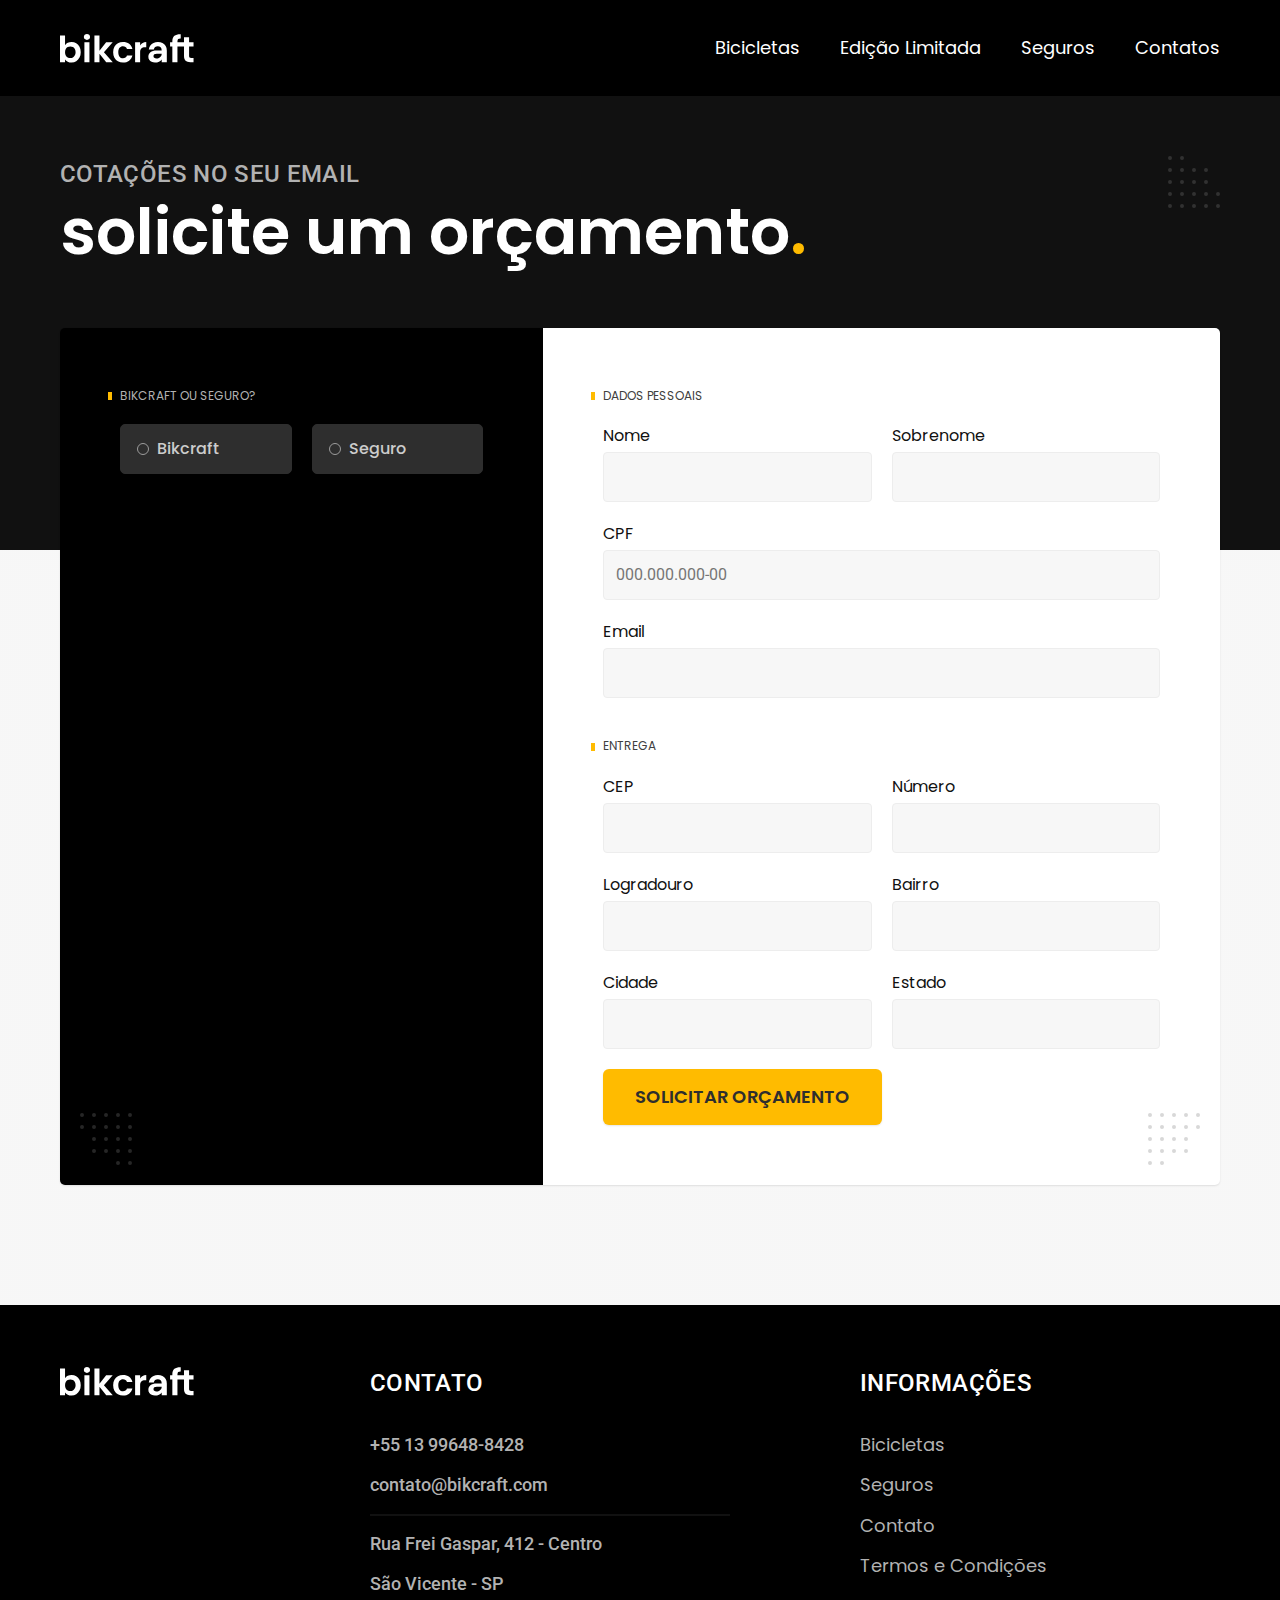
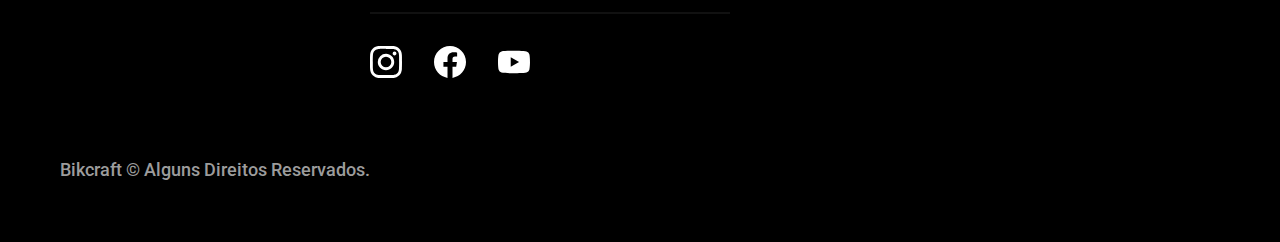
<file: orcamento.html>
<!DOCTYPE html>
<html lang="pt-br">

<head>
  <meta charset="UTF-8">
  <meta name="viewport" content="width=device-width, initial-scale=1.0">
  <meta name="description" content="Termos e Condições.">
  <link rel="preload" href="./css/style.min.css" as="style">
  <link rel="stylesheet" href="css/style.min.css">
  <link rel="preconnect" href="https://fonts.googleapis.com">
  <link rel="preconnect" href="https://fonts.gstatic.com" crossorigin>
  <link href="https://fonts.googleapis.com/css2?family=Merriweather:ital,wght@1,900&family=Poppins:wght@400;600&family=Roboto:wght@400;500&display=swap" rel="stylesheet">
  <link rel="shortcut icon" href="./image/favicon/favicon.ico" width="16" height="16" type="image/x-icon">
  <title>Orçamento | Bikcraft </title>
  <script>document.documentElement.classList.add('js')</script>
</head>

<body id="orcamento">
  <!--      Menu      -->
  <header class="header-bg">
    <div class="header container">
      <a href="./">
        <img src="./image/bikcraft.svg" width="136" height="32" alt="Bikcraft">
      </a>

      <nav aria-label="Primaria">
        <ul class="header-menu font-1-m cor-0">
          <li><a href="./bicicletas.html">Bicicletas</a></li>
          <li><a href="edicao-limitada.html">Edição Limitada</a></li>
          <li><a href="./seguros.html">Seguros</a></li>
          <li><a href="./contato.html">Contatos</a></li>
        </ul>
      </nav>
    </div>
  </header>

  <main>
    <div class="titulo-bg">
      <div class="titulo container">
        <p class="font-2-l-b cor-5">Cotações no seu email</p>
        <h1 class="font-1-xxl cor-0">solicite um orçamento<span class="cor-p1">.</span></h1>
      </div>
    </div>

    <form class="orcamento container" action="./orcamento.html">
      <div class="orcamento-produto">
        <h2 class="font-1-xs cor-5">Bikcraft ou Seguro?</h2>

        <input type="radio" name="tipo" value="bikcraft" id="bikcraft">
        <label for="bikcraft">Bikcraft</label>

        <input type="radio" name="tipo" value="seguro" id="seguro">
        <label for="seguro">Seguro</label>

        <div class="orcamento-conteudo" id="orcamento-bikcraft">
          <h2 class="font-1-xs cor-5">Escolha a sua (BIKCRAFT)</h2>

          <input type="radio" name="produto" value="nimbus" id="nimbus">
          <label for="nimbus">Nimbus Stark <span>R$ 4999</span></label>
          <div class="orcamento-detalhes">
            <ul class="font-1-xs cor-8">
              <li><img src="./image/icones/eletrica.svg" width="32" height="32" alt=""> Motor Elétrico</li>
              <li><img src="./image/icones/carbono.svg" width="32" height="32" alt=""> Fibra de Carbono</li>
              <li><img src="./image/icones/velocidade.svg" width="32" height="32" alt=""> 50 km/h</li>
              <li><img src="./image/icones/rastreador.svg" width="32" height="32" alt=""> Rastreador</li>
            </ul>
            <img src="./image/bicicletas/nimbus.jpg" width="1120" height="680" alt="Bicicleta Preta">
          </div>

          <input type="radio" name="produto" value="magic" id="magic">
          <label for="magic">Magic Might <span>R$ 2499</span></label>
          <div class="orcamento-detalhes">
            <ul class="font-1-xs cor-8">
              <li><img src="./image/icones/eletrica.svg" width="32" height="32" alt=""> Motor Elétrico</li>
              <li><img src="./image/icones/carbono.svg" width="32" height="32" alt=""> Fibra de Carbono</li>
              <li><img src="./image/icones/velocidade.svg" width="32" height="32" alt=""> 45 km/h</li>
              <li><img src="./image/icones/rastreador.svg" width="32" height="32" alt=""> Rastreador</li>
            </ul>
            <img src="./image/bicicletas/magic.jpg" width="1120" height="680" alt="Bicicleta Preta">
          </div>

          <input type="radio" name="produto" value="nebula" id="nebula">
          <label for="nebula">Nebula Cosmic <span>R$ 3999</span></label>
          <div class="orcamento-detalhes">
            <ul class="font-1-xs cor-8">
              <li><img src="./image/icones/eletrica.svg" width="32" height="32" alt=""> Motor Elétrico</li>
              <li><img src="./image/icones/carbono.svg" width="32" height="32" alt=""> Fibra de Carbono</li>
              <li><img src="./image/icones/velocidade.svg" width="32" height="32" alt=""> 40 km/h</li>
              <li><img src="./image/icones/rastreador.svg" width="32" height="32" alt=""> Rastreador</li>
            </ul>
            <img src="./image/bicicletas/nebula.jpg" width="1120" height="680" alt="Bicicleta Preta">
          </div>

          <input type="radio" name="produto" value="nebula-1960" id="nebula-1960">
          <label for="nebula-1960">Nebula 1960 Edition <span>R$ 7999</span></label>
          <div class="orcamento-detalhes">
            <ul class="font-1-xs cor-8">
              <li><img src="./image/icones/eletrica.svg" width="32" height="32" alt=""> Motor Elétrico</li>
              <li><img src="./image/icones/carbono.svg" width="32" height="32" alt=""> Fibra de Carbono</li>
              <li><img src="./image/icones/velocidade.svg" width="32" height="32" alt=""> 30 km/h</li>
              <li><img src="./image/icones/rastreador.svg" width="32" height="32" alt=""> Rastreador</li>
            </ul>
            <img src="./image/bicicletas/nebula-1960-edition.jpg" width="1120" height="680" alt="Bicicleta Azul Marinho">
          </div>

          <input type="radio" name="produto" value="nebula-2025" id="nebula-2025">
          <label for="nebula-2025">Nebula 2025 <span>R$ 10999</span></label>
          <div class="orcamento-detalhes">
            <ul class="font-1-xs cor-8">
              <li><img src="./image/icones/eletrica.svg" width="32" height="32" alt=""> Motor Elétrico</li>
              <li><img src="./image/icones/carbono.svg" width="32" height="32" alt=""> Fibra de Carbono</li>
              <li><img src="./image/icones/velocidade.svg" width="32" height="32" alt=""> 80 km/h</li>
              <li><img src="./image/icones/rastreador.svg" width="32" height="32" alt=""> Rastreador</li>
            </ul>
            <img src="./image/bicicletas/nebula-2025-edition.jpg" alt="Bicicleta Branca com detalhes em preto">
          </div>

          <input type="radio" name="produto" value="nebula-gl" id="nebula-gl">
          <label for="nebula-gl">Nebula GL <span>R$ 5999</span></label>
          <div class="orcamento-detalhes">
            <ul class="font-1-xs cor-8">
              <li><img src="./image/icones/eletrica.svg" width="32" height="32" alt=""> Motor Elétrico</li>
              <li><img src="./image/icones/carbono.svg" width="32" height="32" alt=""> Fibra de Carbono</li>
              <li><img src="./image/icones/velocidade.svg" width="32" height="32" alt=""> 70 km/h</li>
              <li><img src="./image/icones/rastreador.svg" width="32" height="32" alt=""> Rastreador</li>
            </ul>
            <img src="./image/bicicletas/nebula-gl-test.jpg" alt="Bicicleta Branca com detalhes em preto">
          </div>

        </div>

        <div class="orcamento-conteudo" id="orcamento-seguro">
          <h2 class="font-1-xs cor-5">Escolha o plano</h2>

          <input type="radio" name="produto" value="bronze" id="bronze">
          <label for="bronze">Bronze <span>R$ 50</span></label>

          <input type="radio" name="produto" value="prata" id="prata">
          <label for="prata">Prata <span>R$ 100</span></label>

          <input type="radio" name="produto" value="ouro" id="ouro">
          <label for="ouro">Ouro <span>R$ 199</span></label>

          <input type="radio" name="produto" value="premium" id="premium">
          <label for="premium">Premium <span>R$ 299</span></label>

          <input type="radio" name="produto" value="deluxe" id="deluxe">
          <label for="deluxe">Deluxe Edition <span>R$ 499</span></label>
        </div>
      </div>

      <div class="orcamento-dados form">
        <h2 class="font-1-xs cor-9 col-2">dados pessoais</h2>

        <div>
          <label for="nome">Nome</label>
          <input type="text" id="nome" name="nome">
        </div>

        <div>
          <label for="sobrenome">Sobrenome</label>
          <input type="text" id="sobrenome" name="sobrenome">
        </div>

        <div class="col-2">
          <label for="cpf">CPF</label>
          <input type="text" id="cpf" name="cpf" placeholder="000.000.000-00">
        </div>

        <div class="col-2">
          <label for="email">Email</label>
          <input type="email" id="email" name="email" required>
        </div>
        <h2 class="font-1-xs cor-9 col-2">entrega</h2>
        <div>
          <label for="cep">CEP</label>
          <input type="text" id="cep" name="cep">
        </div>

        <div>
          <label for="numero">Número</label>
          <input type="text" id="numero" name="numero">
        </div>

        <div>
          <label for="logradouro">Logradouro</label>
          <input type="text" id="logradouro" name="logradouro">
        </div>

        <div>
          <label for="bairro">Bairro</label>
          <input type="text" id="bairro" name="bairro">
        </div>

        <div>
          <label for="cidade">Cidade</label>
          <input type="text" id="cidade" name="cidade">
        </div>

        <div>
          <label for="estado">Estado</label>
          <input type="text" id="estado" name="estado">
        </div>

        <button class="botao col-2">Solicitar Orçamento</button>
      </div>
    </form>
  </main>

  <!-- Footer/Rodapé -->
  <footer class="footer-bg">
    <div class="footer container">
      <img src="./image/bikcraft.svg" width="136" height="32" alt="Bikcraft">
      <div class="footer-contato">
        <h3 class="font-2-l-b cor-0">Contato</h3>
        <ul class="font-2-m cor-5">
          <li><a href="tel:+5513996488428">+55 13 99648-8428</a></li>
          <li><a href="mailto:contato@bikcraft.com">contato@bikcraft.com</a></li>
          <li>Rua Frei Gaspar, 412 - Centro</li>
          <li>São Vicente - SP</li>
        </ul>
        <div class="footer-redes">
          <a href="./">
            <img src="./image/redes/instagram.svg" width="32" height="32" alt="Instagram">
          </a>

          <a href="./">
            <img src="./image/redes/facebook.svg" width="32" height="32" alt="Facebook">
          </a>

          <a href="./">
            <img src="./image/redes/youtube.svg" width="32" height="32" alt="Youtube">
          </a>
        </div>
      </div>
      <div class="footer-informacoes">
        <h3 class="font-2-l-b cor-0">Informações</h3>
        <nav>
          <ul class="font-1-m cor-5">
            <li><a href="./bicicletas.html">Bicicletas</a></li>
            <li><a href="./seguros.html">Seguros</a></li>
            <li><a href="./contato.html">Contato</a></li>
            <li><a href="./termos.html">Termos e Condições</a></li>
          </ul>
        </nav>
      </div>
      <p class="footer-copy font-2-m cor-6">Bikcraft © Alguns Direitos Reservados.</p>
    </div>
  </footer>
  <script src="./js/script.js"></script>
  <script src="js/formulario.js"></script>
</body>

</html>
</file>
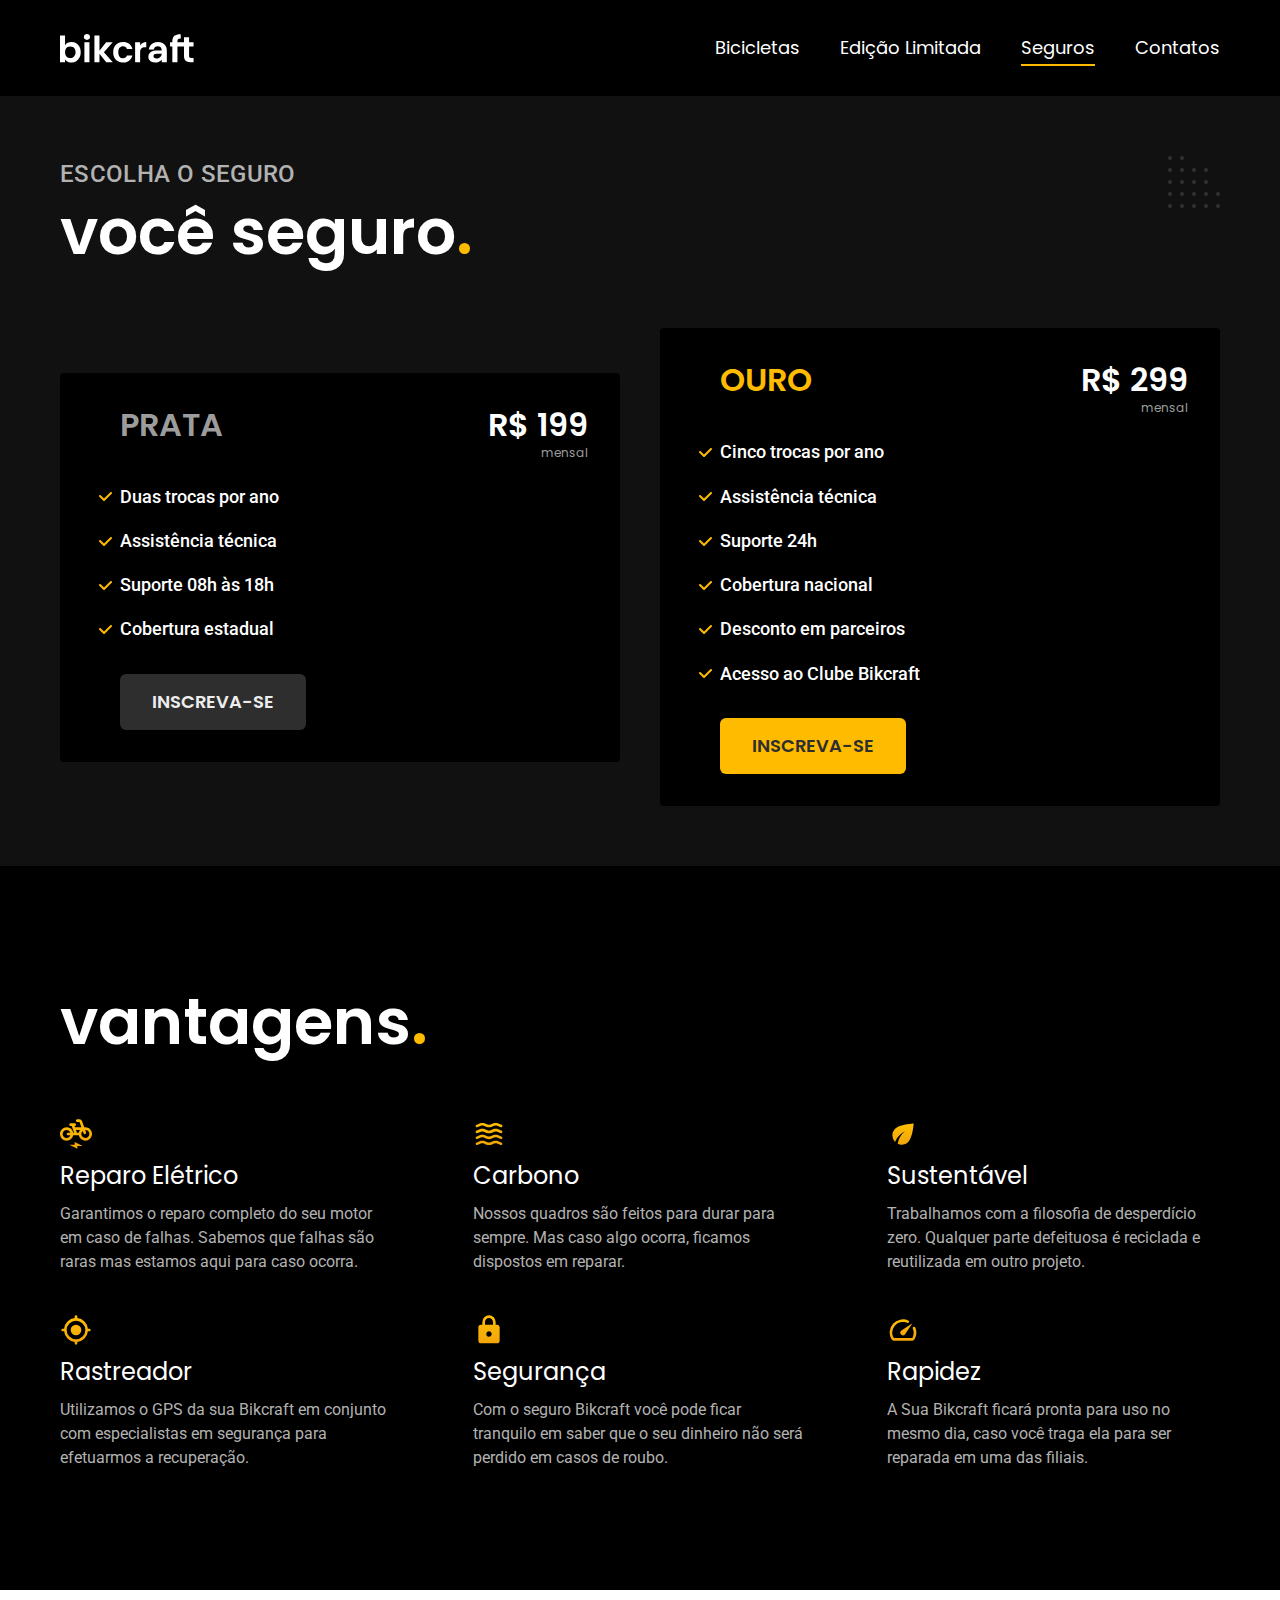
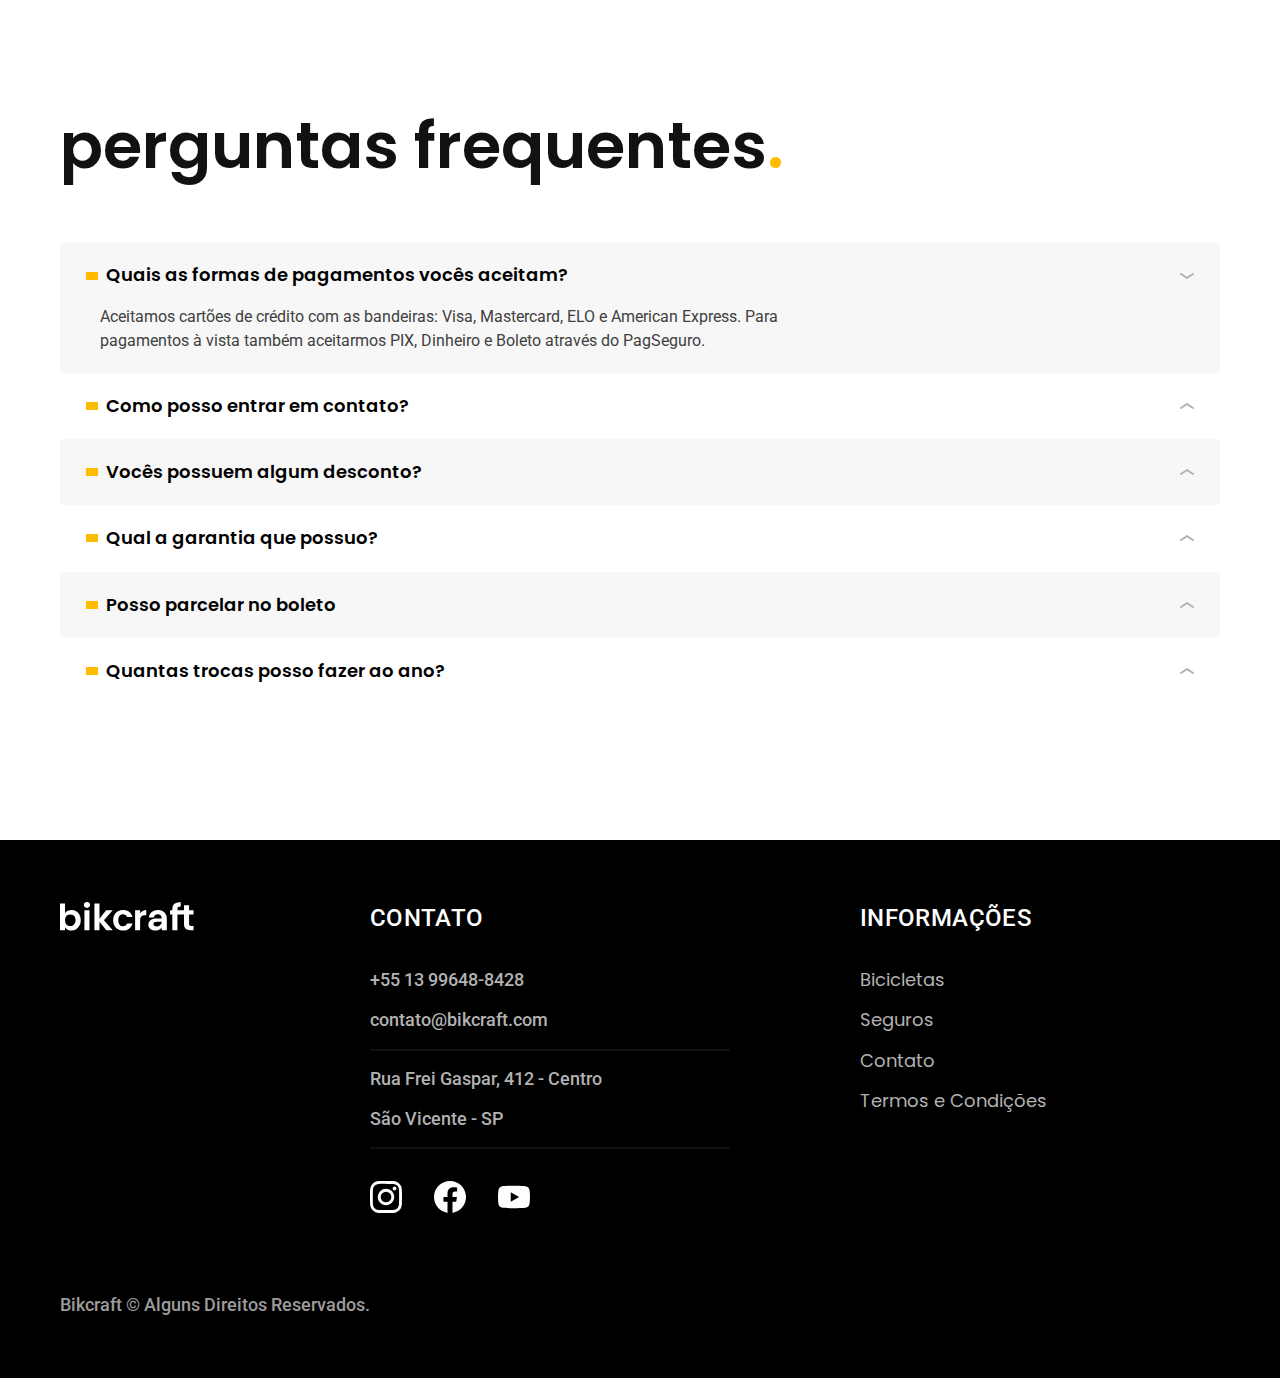
<file: seguros.html>
<!DOCTYPE html>
<html lang="pt-br">

<head>
  <meta charset="UTF-8">
  <meta name="viewport" content="width=device-width, initial-scale=1.0">
  <meta name="description" content="Termos e Condições.">
  <link rel="preload" href="./css/style.min.css" as="style">
  <link rel="stylesheet" href="css/style.min.css">
  <link rel="preconnect" href="https://fonts.googleapis.com">
  <link rel="preconnect" href="https://fonts.gstatic.com" crossorigin>
  <link href="https://fonts.googleapis.com/css2?family=Merriweather:ital,wght@1,900&family=Poppins:wght@400;600&family=Roboto:wght@400;500&display=swap" rel="stylesheet">
  <link rel="shortcut icon" href="./image/favicon/favicon.ico" width="16" height="16" type="image/x-icon">
  <title>Seguros | Bikcraft </title>
  <script>document.documentElement.classList.add('js')</script>
</head>

<body id="seguros">

  <!--      Menu      -->
  <header class="header-bg">
    <div class="header container">
      <a href="./">
        <img src="./image/bikcraft.svg" width="136" height="32" alt="Bikcraft">
      </a>

      <nav aria-label="Primaria">
        <ul class="header-menu font-1-m cor-0">
          <li><a href="./bicicletas.html">Bicicletas</a></li>
          <li><a href="edicao-limitada.html">Edição Limitada</a></li>
          <li><a href="./seguros.html">Seguros</a></li>
          <li><a href="./contato.html">Contatos</a></li>
        </ul>
      </nav>
    </div>
  </header>

  <main class="seguros-bg">
    <div class="titulo-bg">
      <div class="titulo container">
        <p class="font-2-l-b cor-5 fadeInDown" data-anime="300">Escolha o seguro</p>
        <h1 class="font-1-xxl cor-0 fadeInUp" data-anime="300">você seguro<span class="cor-p1">.</span></h1>
      </div>
    </div>

    <div class="seguros container">

      <div class="seguros-item fadeInLeft" data-anime="500">
        <h3 class="font-1-xl cor-6">PRATA</h3>
        <span class="font-1-xl cor-0">R$ 199 <span class="font-1-xs cor-6">mensal</span></span>
        <ul class="font-2-m cor-0">
          <li>Duas trocas por ano</li>
          <li>Assistência técnica</li>
          <li>Suporte 08h às 18h</li>
          <li>Cobertura estadual</li>
        </ul>
        <a class="botao secundario" href="./orcamento.html?tipo=seguro&produto=prata">Inscreva-se</a>
      </div>

      <div class="seguros-item fadeInRight" data-anime="700">
        <h3 class="font-1-xl cor-p1">OURO</h3>
        <span class="font-1-xl cor-0">R$ 299 <span class="font-1-xs cor-6">mensal</span></span>
        <ul class="font-2-m cor-0">
          <li>Cinco trocas por ano</li>
          <li>Assistência técnica</li>
          <li>Suporte 24h</li>
          <li>Cobertura nacional</li>
          <li>Desconto em parceiros</li>
          <li>Acesso ao Clube Bikcraft</li>
        </ul>
        <a class="botao" href="./orcamento.html?tipo=seguro&produto=ouro">Inscreva-se</a>
      </div>

    </div>
  </main>

  <article class="vantagens-bg">
    <div class="vantagens container">
      <h2 class="font-1-xxl cor-0">vantagens<span class="cor-p1">.</span></h2>
      <ul>
        <!-- Reparo Elétrico -->
        <li><img src="./image/icones/eletrica.svg" width="32" height="32" alt="">
          <h3 class="font-1-l cor-0">Reparo Elétrico</h3>
          <p class="font-2-s cor-5">Garantimos o reparo completo do seu motor em caso de falhas. Sabemos que falhas são raras mas estamos aqui para caso ocorra.</p>
        </li>

        <!-- Carbono -->
        <li><img src="./image/icones/carbono.svg" width="32" height="32" alt="">
          <h3 class="font-1-l cor-0">Carbono</h3>
          <p class="font-2-s cor-5">Nossos quadros são feitos para durar para sempre. Mas caso algo ocorra, ficamos dispostos em reparar.</p>
        </li>

        <!-- Sustentável -->
        <li><img src="./image/icones/sustentavel.svg" width="32" height="32" alt="">
          <h3 class="font-1-l cor-0">Sustentável</h3>
          <p class="font-2-s cor-5">Trabalhamos com a filosofia de desperdício zero. Qualquer parte defeituosa é reciclada e reutilizada em outro projeto.</p>
        </li>

        <!-- Rastreador -->
        <li><img src="./image/icones/rastreador.svg" width="32" height="32" alt="">
          <h3 class="font-1-l cor-0">Rastreador</h3>
          <p class="font-2-s cor-5">Utilizamos o GPS da sua Bikcraft em conjunto com especialistas em segurança para efetuarmos a recuperação.</p>
        </li>

        <!-- Seguro -->
        <li><img src="./image/icones/seguro.svg" width="32" height="32" alt="">
          <h3 class="font-1-l cor-0">Segurança</h3>
          <p class="font-2-s cor-5">Com o seguro Bikcraft você pode ficar tranquilo em saber que o seu dinheiro não será perdido em casos de roubo.</p>
        </li>


        <li><img src="./image/icones/velocidade.svg" width="32" height="32" alt="">
          <h3 class="font-1-l cor-0">Rapidez</h3>
          <p class="font-2-s cor-5">A Sua Bikcraft ficará pronta para uso no mesmo dia, caso você traga ela para ser reparada em uma das filiais.</p>
        </li>

      </ul>
    </div>
  </article>

  <article class="perguntas container">
    <h2 class="font-1-xxl">perguntas frequentes<span class="cor-p1">.</span></h2>

    <dl>
      <div>
        <dt><button class="font-1-m-b" aria-controls="pergunta1" aria-expanded="true">Quais as formas de pagamentos vocês aceitam?</button></dt>
        <dd id="pergunta1" class="font-2-s cor-9 ativo">Aceitamos cartões de crédito com as bandeiras: Visa, Mastercard, ELO e American Express. Para pagamentos à vista também aceitarmos PIX, Dinheiro e Boleto através do PagSeguro.</dd>
      </div>

      <div>
        <dt><button class="font-1-m-b" aria-controls="pergunta2" aria-expanded="false">Como posso entrar em contato?</button></dt>
        <dd id="pergunta2" class="font-2-s cor-9">Aceitamos pagamentos parcelados em todos os cartões de crédito. Para pagamentos à vista também aceitarmos PIX, Dinheiro e Boleto através do PagSeguro.</dd>
      </div>

      <div>
        <dt><button class="font-1-m-b" aria-controls="pergunta3" aria-expanded="false">Vocês possuem algum desconto?</button></dt>
        <dd id="pergunta3" class="font-2-s cor-9">Aceitamos pagamentos parcelados em todos os cartões de crédito. Para pagamentos à vista também aceitarmos PIX, Dinheiro e Boleto através do PagSeguro.</dd>
      </div>

      <div>
        <dt><button class="font-1-m-b" aria-controls="pergunta4" aria-expanded="false">Qual a garantia que possuo?</button></dt>
        <dd id="pergunta4" class="font-2-s cor-9">Aceitamos pagamentos parcelados em todos os cartões de crédito. Para pagamentos à vista também aceitarmos PIX, Dinheiro e Boleto através do PagSeguro.</dd>
      </div>

      <div>
        <dt><button class="font-1-m-b" aria-controls="pergunta5" aria-expanded="false">Posso parcelar no boleto</button></dt>
        <dd id="pergunta5" class="font-2-s cor-9">Aceitamos pagamentos parcelados em todos os cartões de crédito. Para pagamentos à vista também aceitarmos PIX, Dinheiro e Boleto através do PagSeguro.</dd>
      </div>

      <div>
        <dt><button class="font-1-m-b" aria-controls="pergunta6" aria-expanded="false">Quantas trocas posso fazer ao ano?</button></dt>
        <dd id="pergunta6" class="font-2-s cor-9">Aceitamos pagamentos parcelados em todos os cartões de crédito. Para pagamentos à vista também aceitarmos PIX, Dinheiro e Boleto através do PagSeguro.</dd>
      </div>
    </dl>
  </article>

  <!-- Footer/Rodapé -->
  <footer class="footer-bg">
    <div class="footer container">
      <img src="./image/bikcraft.svg" width="136" height="32" alt="Bikcraft">
      <div class="footer-contato">
        <h3 class="font-2-l-b cor-0">Contato</h3>
        <ul class="font-2-m cor-5">
          <li><a href="tel:+5513996488428">+55 13 99648-8428</a></li>
          <li><a href="mailto:contato@bikcraft.com">contato@bikcraft.com</a></li>
          <li>Rua Frei Gaspar, 412 - Centro</li>
          <li>São Vicente - SP</li>
        </ul>
        <div class="footer-redes">
          <a href="./">
            <img src="./image/redes/instagram.svg" width="32" height="32" alt="Instagram">
          </a>

          <a href="./">
            <img src="./image/redes/facebook.svg" width="32" height="32" alt="Facebook">
          </a>

          <a href="./">
            <img src="./image/redes/youtube.svg" width="32" height="32" alt="Youtube">
          </a>
        </div>
      </div>
      <div class="footer-informacoes">
        <h3 class="font-2-l-b cor-0">Informações</h3>
        <nav>
          <ul class="font-1-m cor-5">
            <li><a href="./bicicletas.html">Bicicletas</a></li>
            <li><a href="./seguros.html">Seguros</a></li>
            <li><a href="./contato.html">Contato</a></li>
            <li><a href="./termos.html">Termos e Condições</a></li>
          </ul>
        </nav>
      </div>
      <p class="footer-copy font-2-m cor-6">Bikcraft © Alguns Direitos Reservados.</p>
    </div>
  </footer>
  <script src="./js/plugins/simple-anime.js.js"></script>
  <script src="./js/script.js"></script>
</body>

</html>
</file>
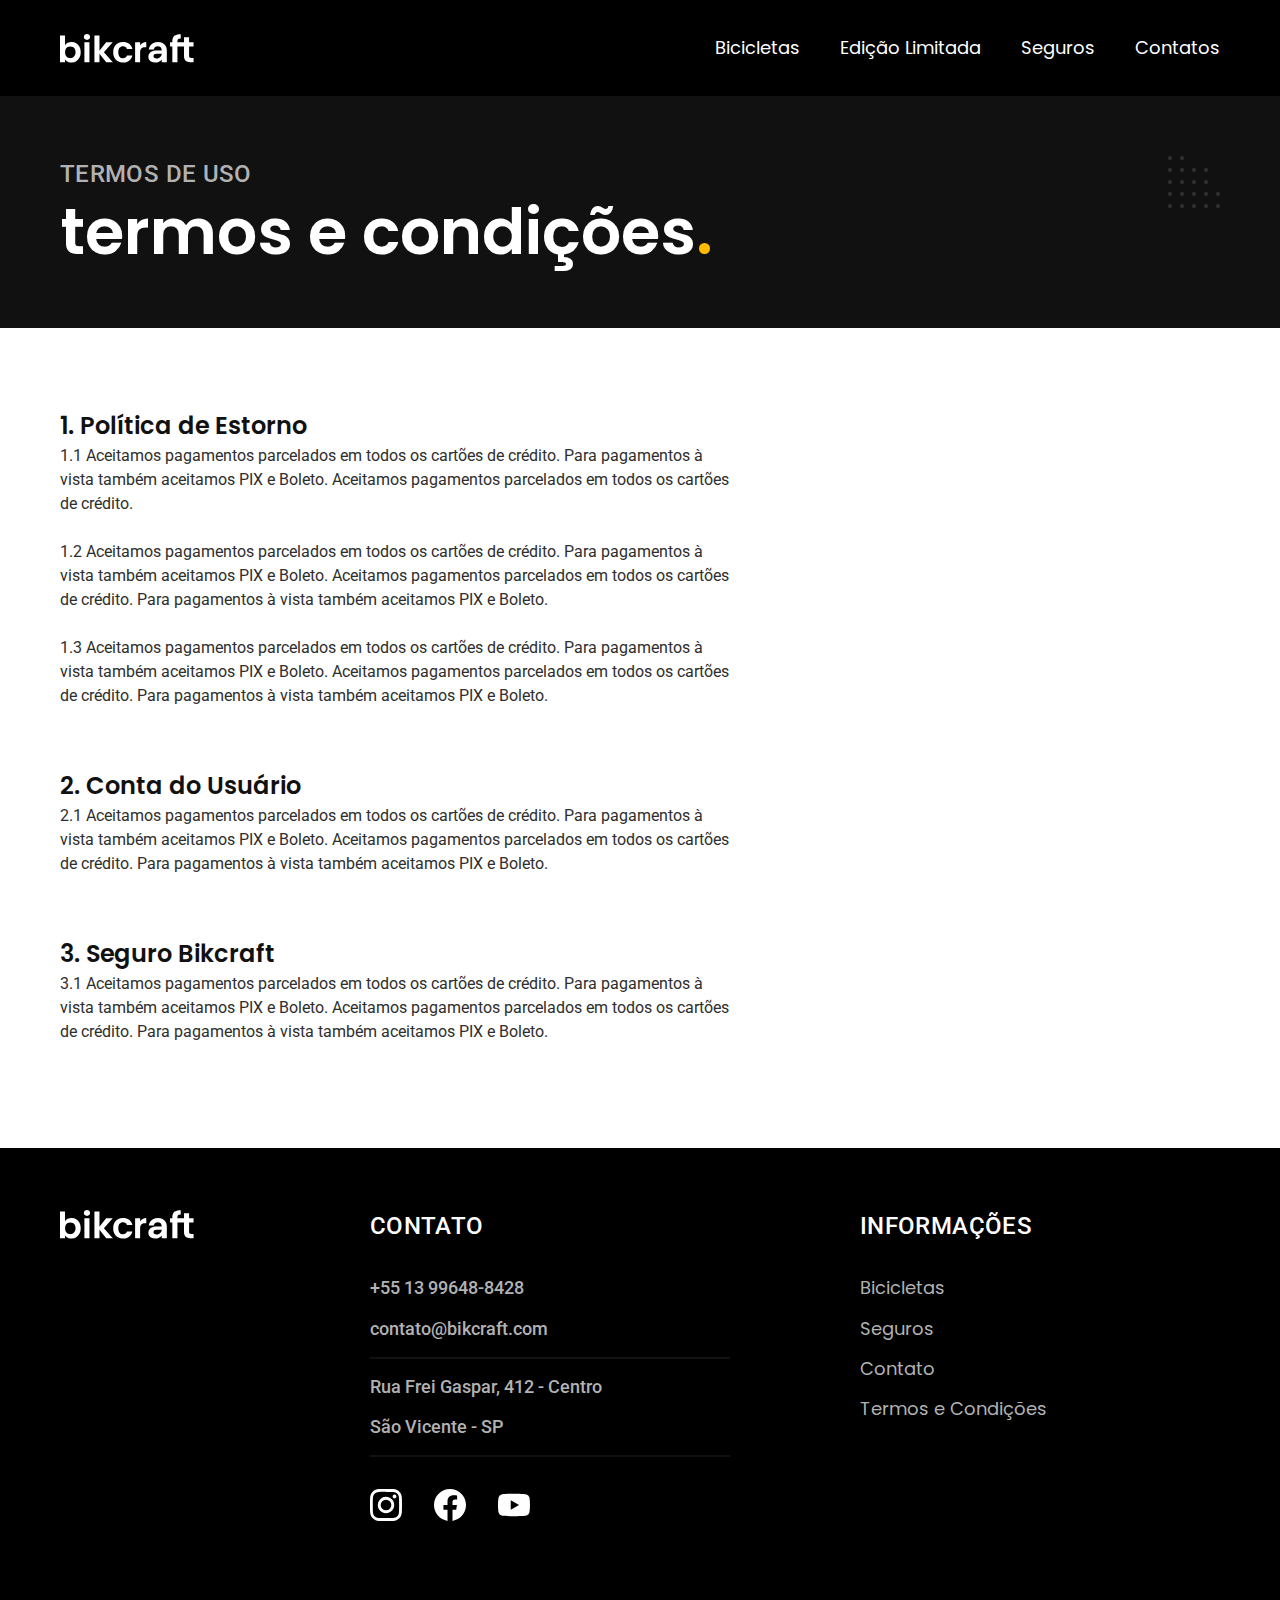
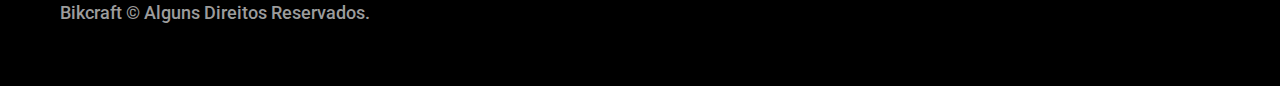
<file: termos.html>
<!DOCTYPE html>
<html lang="pt-br">

<head>
  <meta charset="UTF-8">
  <meta name="viewport" content="width=device-width, initial-scale=1.0">
  <meta name="description" content="Termos e Condições.">
  <link rel="preload" href="./css/style.min.css" as="style">
  <link rel="stylesheet" href="css/style.min.css">
  <link rel="preconnect" href="https://fonts.googleapis.com">
  <link rel="preconnect" href="https://fonts.gstatic.com" crossorigin>
  <link href="https://fonts.googleapis.com/css2?family=Merriweather:ital,wght@1,900&family=Poppins:wght@400;600&family=Roboto:wght@400;500&display=swap" rel="stylesheet">
  <link rel="shortcut icon" href="./image/favicon/favicon.ico" width="16" height="16" type="image/x-icon">
  <title>Termos e Condições | Bikcraft </title>
  <script>document.documentElement.classList.add('js')</script>
</head>

<body id="termos">

  <!--      Menu      -->
  <header class="header-bg">
    <div class="header container">
      <a href="./">
        <img src="./image/bikcraft.svg" width="136" height="32" alt="Bikcraft">
      </a>

      <nav aria-label="Primaria">
        <ul class="header-menu font-1-m cor-0">
          <li><a href="./bicicletas.html">Bicicletas</a></li>
          <li><a href="edicao-limitada.html">Edição Limitada</a></li>
          <li><a href="./seguros.html">Seguros</a></li>
          <li><a href="./contato.html">Contatos</a></li>
        </ul>
      </nav>
    </div>
  </header>

  <main>
    <div class="titulo-bg">
      <div class="titulo container">
        <p class="font-2-l-b cor-5">Termos de uso</p>
        <h1 class="font-1-xxl cor-0">termos e condições<span class="cor-p1">.</span></h1>
      </div>
    </div>

    <div class="termos font-2-s cor-10 container">
      <h2 class="font-1-l cor-11">1. Política de Estorno</h2>
      <p>
        1.1 Aceitamos pagamentos parcelados em todos os cartões de crédito. Para pagamentos à vista também aceitamos PIX e Boleto.
        Aceitamos pagamentos parcelados em todos os cartões de crédito.
      </p>

      <p>
        1.2 Aceitamos pagamentos parcelados em todos os cartões de crédito. Para pagamentos à vista também aceitamos PIX e Boleto. Aceitamos pagamentos parcelados em todos os cartões de crédito. Para pagamentos à vista também aceitamos PIX e Boleto.
      </p>

      <p>
        1.3 Aceitamos pagamentos parcelados em todos os cartões de crédito. Para pagamentos à vista também aceitamos PIX e Boleto. Aceitamos pagamentos parcelados em todos os cartões de crédito. Para pagamentos à vista também aceitamos PIX e Boleto.
      </p>

      <h2 class="font-1-l cor-11">2. Conta do Usuário</h2>
      <p>
        2.1 Aceitamos pagamentos parcelados em todos os cartões de crédito. Para pagamentos à vista também aceitamos PIX e Boleto. Aceitamos pagamentos parcelados em todos os cartões de crédito. Para pagamentos à vista também aceitamos PIX e Boleto.
      </p>

      <h2 class="font-1-l cor-11">3. Seguro Bikcraft</h2>
      <p>
        3.1 Aceitamos pagamentos parcelados em todos os cartões de crédito. Para pagamentos à vista também aceitamos PIX e Boleto. Aceitamos pagamentos parcelados em todos os cartões de crédito. Para pagamentos à vista também aceitamos PIX e Boleto.
      </p>
    </div>
  </main>

  <!-- Footer/Rodapé -->
  <footer class="footer-bg">
    <div class="footer container">
      <img src="./image/bikcraft.svg" width="136" height="32" alt="Bikcraft">
      <div class="footer-contato">
        <h3 class="font-2-l-b cor-0">Contato</h3>
        <ul class="font-2-m cor-5">
          <li><a href="tel:+5513996488428">+55 13 99648-8428</a></li>
          <li><a href="mailto:contato@bikcraft.com">contato@bikcraft.com</a></li>
          <li>Rua Frei Gaspar, 412 - Centro</li>
          <li>São Vicente - SP</li>
        </ul>
        <div class="footer-redes">
          <a href="./">
            <img src="./image/redes/instagram.svg" width="32" height="32" alt="Instagram">
          </a>

          <a href="./">
            <img src="./image/redes/facebook.svg" width="32" height="32" alt="Facebook">
          </a>

          <a href="./">
            <img src="./image/redes/youtube.svg" width="32" height="32" alt="Youtube">
          </a>
        </div>
      </div>
      <div class="footer-informacoes">
        <h3 class="font-2-l-b cor-0">Informações</h3>
        <nav>
          <ul class="font-1-m cor-5">
            <li><a href="./bicicletas.html">Bicicletas</a></li>
            <li><a href="./seguros.html">Seguros</a></li>
            <li><a href="./contato.html">Contato</a></li>
            <li><a href="./termos.html">Termos e Condições</a></li>
          </ul>
        </nav>
      </div>
      <p class="footer-copy font-2-m cor-6">Bikcraft © Alguns Direitos Reservados.</p>
    </div>
  </footer>
  <script src="./js/script.js"></script>
</body>

</html>
</file>
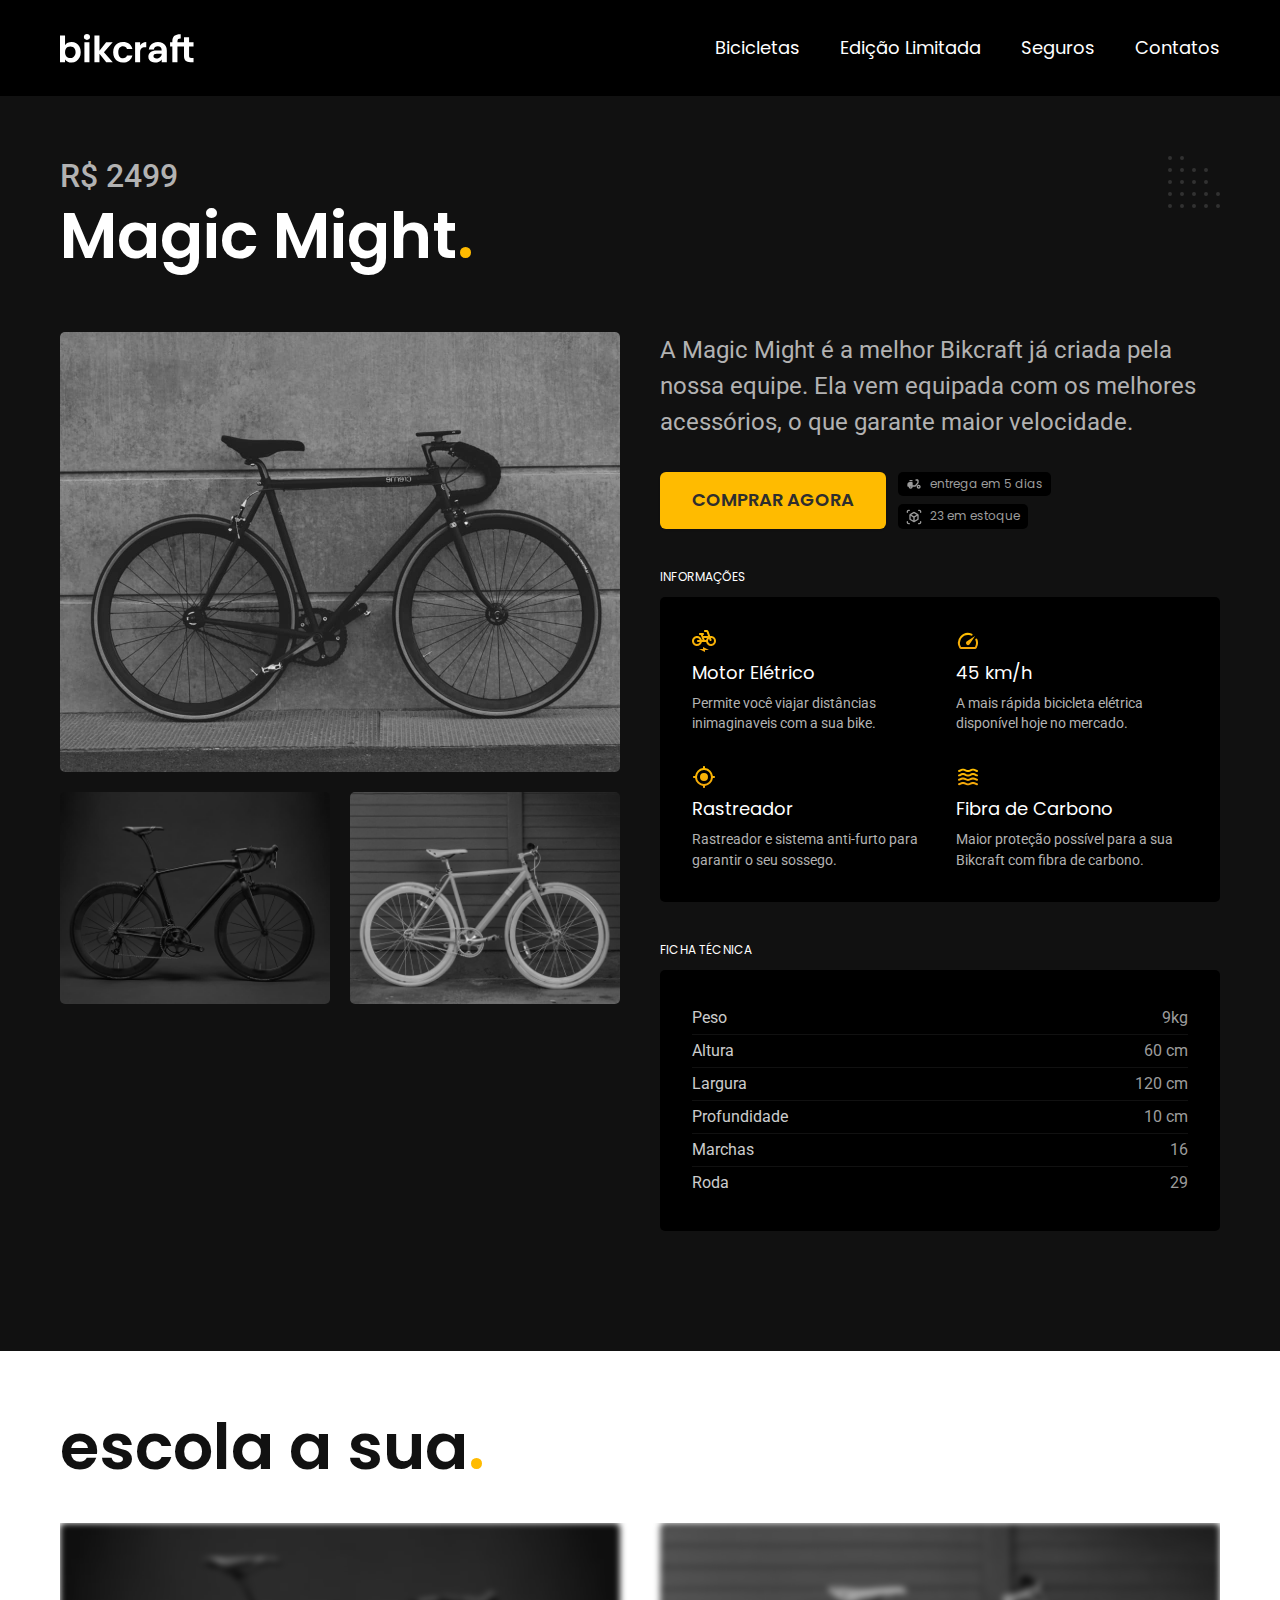
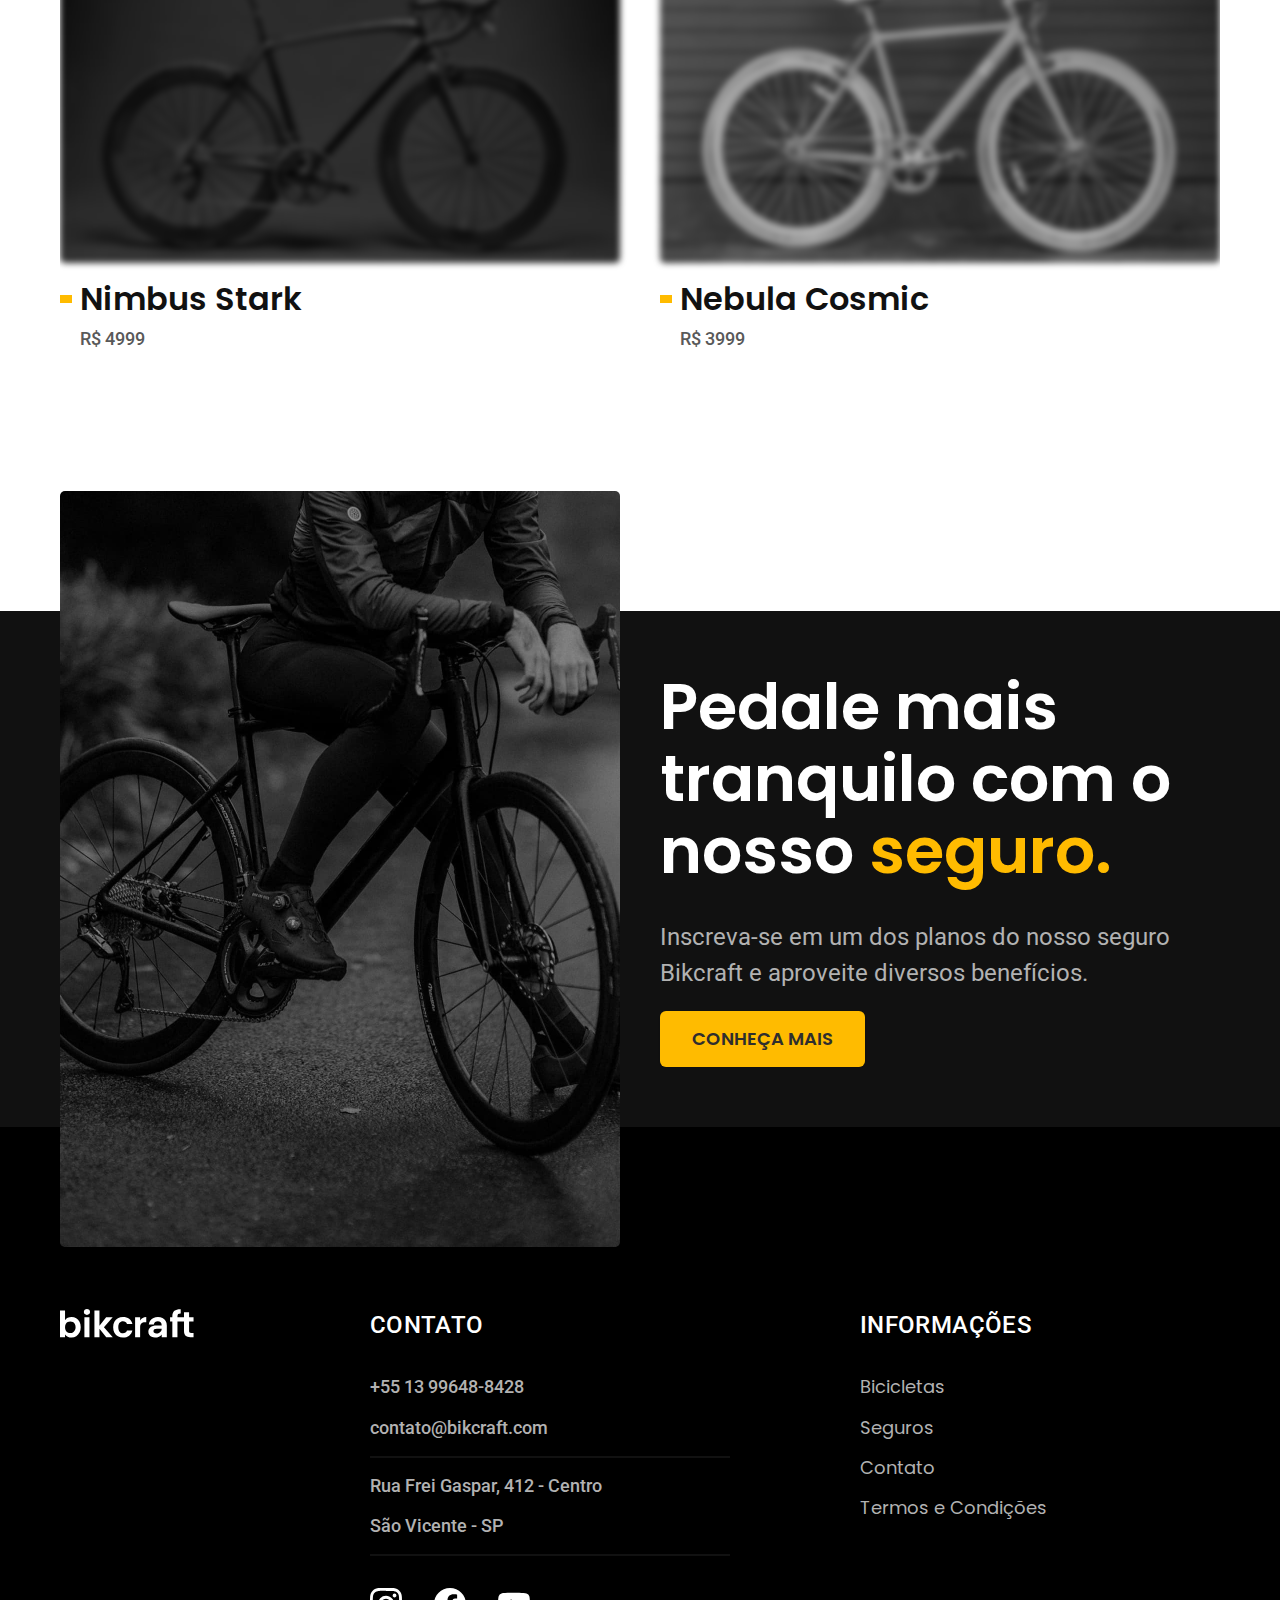
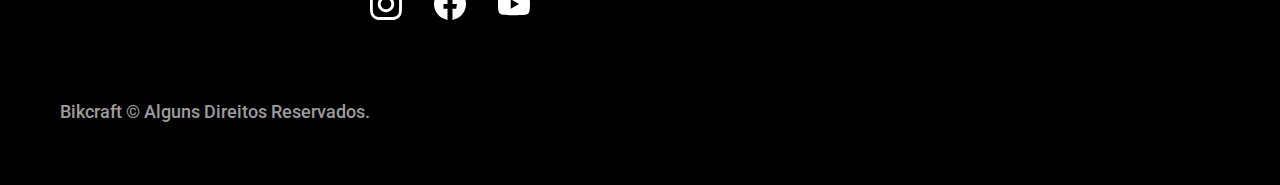
<file: bicicletas/magic.html>
<!DOCTYPE html>
<html lang="pt-br">

<head>
  <meta charset="UTF-8">
  <meta name="viewport" content="width=device-width, initial-scale=1.0">
  <meta name="description" content="Termos e Condições.">
  <link rel="stylesheet" href="../css/style.min.css">
  <link rel="preconnect" href="https://fonts.googleapis.com">
  <link rel="preconnect" href="https://fonts.gstatic.com" crossorigin>
  <link href="https://fonts.googleapis.com/css2?family=Merriweather:ital,wght@1,900&family=Poppins:wght@400;600&family=Roboto:wght@400;500&display=swap" rel="stylesheet">
  <link rel="icon" href="../favicon-branco.svg" type="image/svg+xml">

  <title>Magic | Bikcraft </title>
  <script>document.documentElement.classList.add('js')</script>
</head>

<body id="bicicleta">

  <!--      Menu      -->
  <header class="header-bg">
    <div class="header container">
      <a href="../">
        <img src="../image/bikcraft.svg" alt="Bikcraft">
      </a>

      <nav aria-label="Primaria">
        <ul class="header-menu font-1-m cor-0">
          <li><a href="../bicicletas.html">Bicicletas</a></li>
          <li><a href="../edicao-limitada.html">Edição Limitada</a></li>
          <li><a href="../seguros.html">Seguros</a></li>
          <li><a href="../contato.html">Contatos</a></li>
        </ul>
      </nav>
    </div>
  </header>

  <main class="titulo-bg">
    <div>
      <div class="titulo container">
        <p class="font-2-xl cor-5">R$ 2499</p>
        <h1 class="font-1-xxl cor-0">Magic Might<span class="cor-p1">.</span></h1>
      </div>
    </div>
    <div class="bicicleta container">
      <div class="bicicleta-imagens">
        <img src="../image/bicicleta/nimbus2.jpg" alt="">
        <img src="../image/bicicleta/nimbus1.jpg" alt="">
        <img src="../image/bicicleta/nimbus3.jpg" alt="">
      </div>

      <div class="bicicleta-conteudo">
        <p class="font-2-l cor-5">A Magic Might é a melhor Bikcraft já criada pela nossa equipe. Ela vem equipada com os melhores acessórios, o que garante maior velocidade.</p>
        <div class="bicicleta-comprar">
          <a class="botao" href="../orcamento.html?tipo=bikcraft&produto=magic">Comprar Agora</a>
          <span class="font-1-xs cor-6"><img src="../image/icones/entrega.svg" alt="">entrega em 5 dias</span>
          <span class="font-1-xs cor-6"><img src="../image/icones/estoque.svg" alt="">23 em estoque</span>
        </div>

        <h2 class="font-1-xs cor-0">Informações</h2>
        <ul class="bicicleta-informacoes">
          <li>
            <img src="../image/icones/eletrica.svg" alt="">
            <h3 class="font-1-m cor-0">Motor Elétrico</h3>
            <p class="font-2-xs cor-5">Permite você viajar distâncias inimaginaveis com a sua bike.</p>
          </li>

          <li>
            <img src="../image/icones/velocidade.svg" alt="">
            <h3 class="font-1-m cor-0">45 km/h</h3>
            <p class="font-2-xs cor-5">A mais rápida bicicleta elétrica disponível hoje no mercado.</p>
          </li>

          <li>
            <img src="../image/icones/rastreador.svg" alt="">
            <h3 class="font-1-m cor-0">Rastreador</h3>
            <p class="font-2-xs cor-5">Rastreador e sistema anti-furto para garantir o seu sossego.</p>
          </li>

          <li>
            <img src="../image/icones/carbono.svg" alt="">
            <h3 class="font-1-m cor-0">Fibra de Carbono</h3>
            <p class="font-2-xs cor-5">Maior proteção possível para a sua Bikcraft com fibra de carbono.</p>
          </li>
        </ul>
        <h2 class="font-1-xs cor-0">Ficha Técnica</h2>
        <ul class="bicicleta-ficha font-2-s cor-4 ">
          <li>Peso <span>9kg</span></li>
          <li>Altura <span>60 cm</span></li>
          <li>Largura <span>120 cm</span></li>
          <li>Profundidade <span>10 cm</span></li>
          <li>Marchas <span>16</span></li>
          <li>Roda <span>29</span></li>
        </ul>
      </div>
    </div>
  </main>

  <article class="bicicletas-lista container">
    <h2 class="font-1-xxl">escola a sua<span class="cor-p1">.</span></h2>

    <ul>

      <!-- Magic Might -->
      <li>
        <a href="./nimbus.html">
          <img src="../image/bicicletas/nimbus.jpg" alt="Bicicleta Preta Magic Might">
          <h3 class="font-1-xl">Nimbus Stark</h3>
          <span class="font-2-m cor-8">R$ 4999</span>
        </a>
      </li>

      <!-- Nebula Cosmic -->
      <li>
        <a href="./nebula.html">
          <img src="../image/bicicletas/nebula.jpg" alt="Bicicleta Preta Magic Might">
          <h3 class="font-1-xl">Nebula Cosmic</h3>
          <span class="font-2-m cor-8">R$ 3999</span>
        </a>
      </li>
    </ul>
  </article>

  <article class="seguro-bg">
    <div class="seguro container">
      <div class="seguro-imagem">
        <img src="../image/fotos/seguros.jpg" alt="Pessoa parada em cima de uma bicicleta.">
      </div>

      <div class="seguro-conteudo">
        <h2 class="font-1-xxl cor-0">Pedale mais tranquilo com o nosso <span class="cor-p1">seguro.</span></h2>
        <p class="font-2-l cor-5">Inscreva-se em um dos planos do nosso seguro Bikcraft e aproveite diversos benefícios.</p>
        <a class="botao" href="../seguros.html">Conheça Mais</a>
      </div>

    </div>
  </article>

  <!-- Footer/Rodapé -->
  <footer class="footer-bg">
    <div class="footer container">
      <img src="../image/bikcraft.svg" alt="Bikcraft">
      <div class="footer-contato">
        <h3 class="font-2-l-b cor-0">Contato</h3>
        <ul class="font-2-m cor-5">
          <li><a href="tel:+5513996488428">+55 13 99648-8428</a></li>
          <li><a href="mailto:contato@bikcraft.com">contato@bikcraft.com</a></li>
          <li>Rua Frei Gaspar, 412 - Centro</li>
          <li>São Vicente - SP</li>
        </ul>
        <div class="footer-redes">
          <a href="../">
            <img src="../image/redes/instagram.svg" alt="Instagram">
          </a>

          <a href="../">
            <img src="../image/redes/facebook.svg" alt="Facebook">
          </a>

          <a href="../">
            <img src="../image/redes/youtube.svg" alt="Youtube">
          </a>
        </div>
      </div>
      <div class="footer-informacoes">
        <h3 class="font-2-l-b cor-0">Informações</h3>
        <nav>
          <ul class="font-1-m cor-5">
            <li><a href="../bicicletas.html">Bicicletas</a></li>
            <li><a href="../seguros.html">Seguros</a></li>
            <li><a href="../contato.html">Contato</a></li>
            <li><a href="../termos.html">Termos e Condições</a></li>
          </ul>
        </nav>
      </div>
      <p class="footer-copy font-2-m cor-6">Bikcraft © Alguns Direitos Reservados.</p>
    </div>
  </footer>
  <script src="../js/script.js"></script>
</body>

</html>
</file>
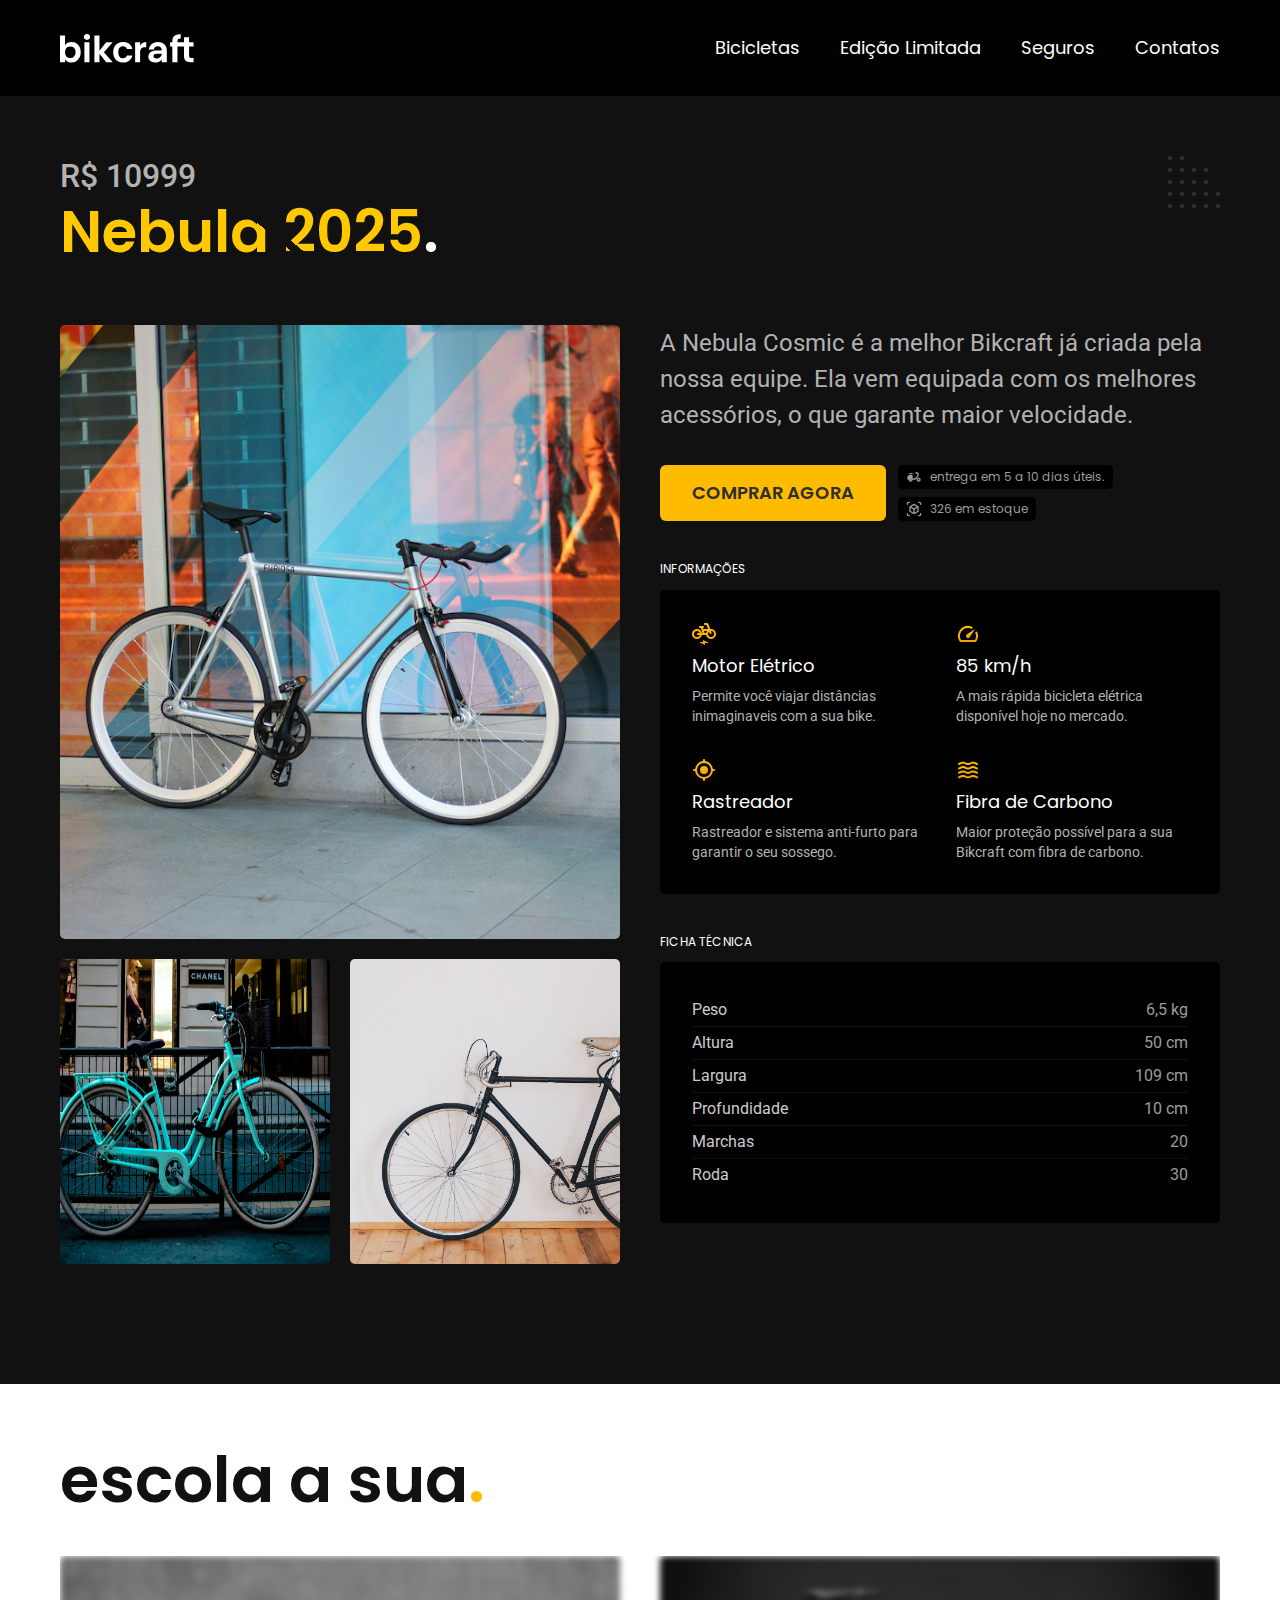
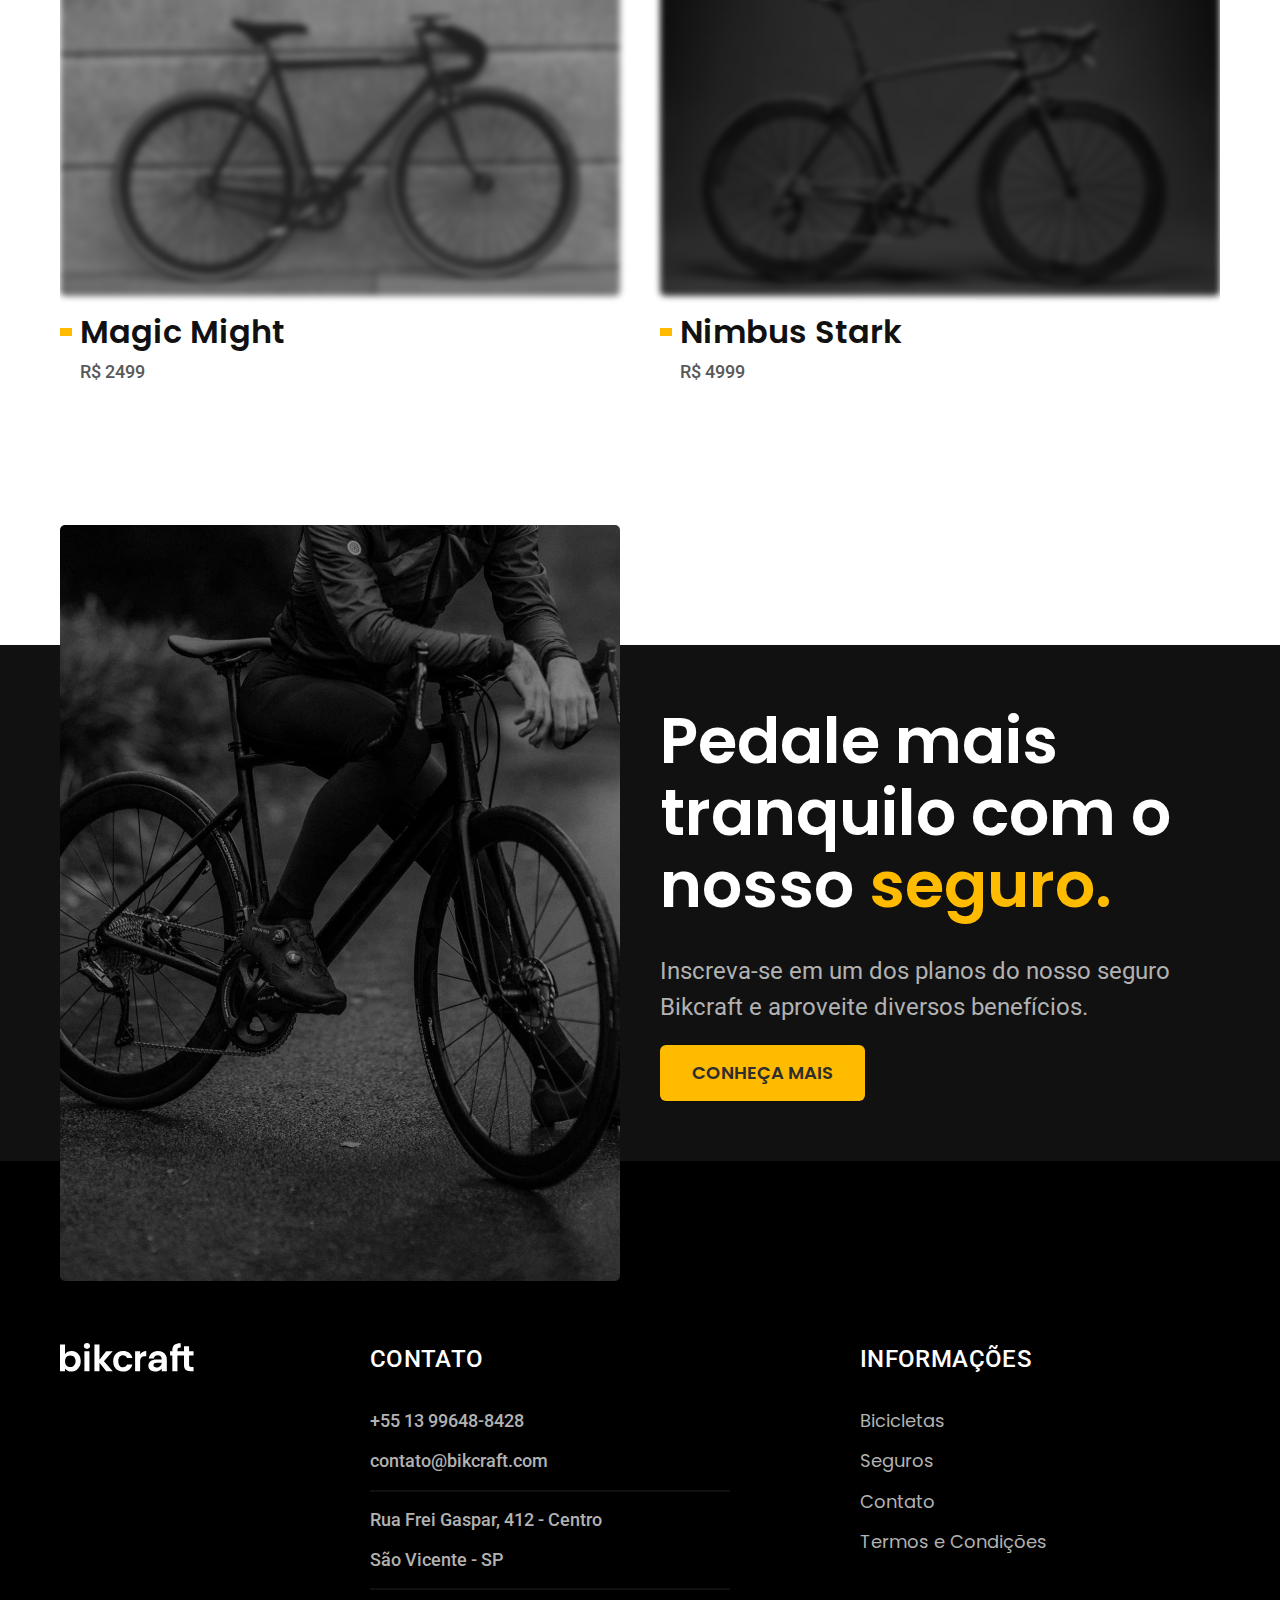
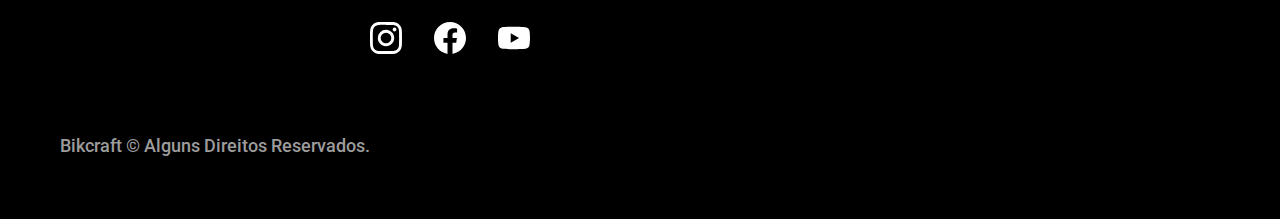
<file: bicicletas/nebula-2025.html>
<!DOCTYPE html>
<html lang="pt-br">

<head>
  <meta charset="UTF-8">
  <meta name="viewport" content="width=device-width, initial-scale=1.0">
  <meta name="description" content="Termos e Condições.">
  <link rel="stylesheet" href="../css/style.min.css">
  <link rel="preconnect" href="https://fonts.googleapis.com">
  <link rel="preconnect" href="https://fonts.gstatic.com" crossorigin>
  <link href="https://fonts.googleapis.com/css2?family=Merriweather:ital,wght@1,900&family=Poppins:wght@400;600&family=Roboto:wght@400;500&display=swap" rel="stylesheet">
  <link rel="icon" href="../favicon-dourado.svg" type="image/svg+xml">

  <title>Nebula | Bikcraft </title>
  <script>document.documentElement.classList.add('js')</script>
</head>

<body id="bicicleta">

  <!--      Menu      -->
  <header class="header-bg">
    <div class="header container">
      <a href="../">
        <img src="../image/bikcraft.svg" alt="Bikcraft">
      </a>

      <nav aria-label="Primaria">
        <ul class="header-menu font-1-m cor-0">
          <li><a href="../bicicletas.html">Bicicletas</a></li>
          <li><a href="../edicao-limitada.html">Edição Limitada</a></li>
          <li><a href="../seguros.html">Seguros</a></li>
          <li><a href="../contato.html">Contatos</a></li>
        </ul>
      </nav>
    </div>
  </header>

  <main class="titulo-bg">
    <div>
      <div class="titulo container">
        <p class="font-2-xl cor-5">R$ 10999</p>
        <h1 class="h1-edition font-1-xxl cor-0">Nebula 2025<span class="cor-0">.</span></h1>
      </div>
    </div>
    <div class="bicicleta container">
      <div class="bicicleta-imagens">
        <img src="../image/bicicleta/../bicicletas/nebula-2025-edition-teste.jpg" width="1120" height="680" alt="">
        <img src="../image/bicicleta/../bicicletas/nebula-1960-edition.jpg" width="1120" height="680" alt="">
        <img src="../image/bicicleta/../bicicletas/nebula-gl.jpg" width="1120" height="680" alt="">
      </div>

      <div class="bicicleta-conteudo">
        <p class="font-2-l cor-5">A Nebula Cosmic é a melhor Bikcraft já criada pela nossa equipe. Ela vem equipada com os melhores acessórios, o que garante maior velocidade.</p>
        <div class="bicicleta-comprar">
          <a class="botao" href="../orcamento.html?tipo=bikcraft&produto=nebula-2025">Comprar Agora</a>
          <span class="font-1-xs cor-6"><img src="../image/icones/entrega.svg" alt="">entrega em 5 a 10 dias úteis.</span>
          <span class="font-1-xs cor-6"><img src="../image/icones/estoque.svg" alt="">326 em estoque</span>
        </div>

        <h2 class="font-1-xs cor-0">Informações</h2>
        <ul class="bicicleta-informacoes">
          <li>
            <img src="../image/icones/eletrica.svg" alt="">
            <h3 class="font-1-m cor-0">Motor Elétrico</h3>
            <p class="font-2-xs cor-5">Permite você viajar distâncias inimaginaveis com a sua bike.</p>
          </li>

          <li>
            <img src="../image/icones/velocidade.svg" alt="">
            <h3 class="font-1-m cor-0">85 km/h</h3>
            <p class="font-2-xs cor-5">A mais rápida bicicleta elétrica disponível hoje no mercado.</p>
          </li>

          <li>
            <img src="../image/icones/rastreador.svg" alt="">
            <h3 class="font-1-m cor-0">Rastreador</h3>
            <p class="font-2-xs cor-5">Rastreador e sistema anti-furto para garantir o seu sossego.</p>
          </li>

          <li>
            <img src="../image/icones/carbono.svg" alt="">
            <h3 class="font-1-m cor-0">Fibra de Carbono</h3>
            <p class="font-2-xs cor-5">Maior proteção possível para a sua Bikcraft com fibra de carbono.</p>
          </li>
        </ul>
        <h2 class="font-1-xs cor-0">Ficha Técnica</h2>
        <ul class="bicicleta-ficha font-2-s cor-4 ">
          <li>Peso <span>6,5 kg</span></li>
          <li>Altura <span>50 cm</span></li>
          <li>Largura <span>109 cm</span></li>
          <li>Profundidade <span>10 cm</span></li>
          <li>Marchas <span>20</span></li>
          <li>Roda <span>30</span></li>
        </ul>
      </div>
    </div>
  </main>

  <article class="bicicletas-lista container">
    <h2 class="font-1-xxl">escola a sua<span class="cor-p1">.</span></h2>

    <ul>

      <!-- Magic Might -->
      <li>
        <a href="./magic.html">
          <img src="../image/bicicletas/magic.jpg" alt="Bicicleta Preta Magic Might">
          <h3 class="font-1-xl">Magic Might</h3>
          <span class="font-2-m cor-8">R$ 2499</span>
        </a>
      </li>

      <!-- Nebula Cosmic -->
      <li>
        <a href="./nimbus.html">
          <img src="../image/bicicletas/nimbus.jpg" alt="Bicicleta Preta Magic Might">
          <h3 class="font-1-xl">Nimbus Stark</h3>
          <span class="font-2-m cor-8">R$ 4999</span>
        </a>
      </li>
    </ul>
  </article>

  <article class="seguro-bg">
    <div class="seguro container">
      <div class="seguro-imagem">
        <img src="../image/fotos/seguros.jpg" alt="Pessoa parada em cima de uma bicicleta.">
      </div>

      <div class="seguro-conteudo">
        <h2 class="font-1-xxl cor-0">Pedale mais tranquilo com o nosso <span class="cor-p1">seguro.</span></h2>
        <p class="font-2-l cor-5">Inscreva-se em um dos planos do nosso seguro Bikcraft e aproveite diversos benefícios.</p>
        <a class="botao" href="../seguros.html">Conheça Mais</a>
      </div>

    </div>
  </article>

  <!-- Footer/Rodapé -->
  <footer class="footer-bg">
    <div class="footer container">
      <img src="../image/bikcraft.svg" alt="Bikcraft">
      <div class="footer-contato">
        <h3 class="font-2-l-b cor-0">Contato</h3>
        <ul class="font-2-m cor-5">
          <li><a href="tel:+5513996488428">+55 13 99648-8428</a></li>
          <li><a href="mailto:contato@bikcraft.com">contato@bikcraft.com</a></li>
          <li>Rua Frei Gaspar, 412 - Centro</li>
          <li>São Vicente - SP</li>
        </ul>
        <div class="footer-redes">
          <a href="../">
            <img src="../image/redes/instagram.svg" alt="Instagram">
          </a>

          <a href="../">
            <img src="../image/redes/facebook.svg" alt="Facebook">
          </a>

          <a href="../">
            <img src="../image/redes/youtube.svg" alt="Youtube">
          </a>
        </div>
      </div>
      <div class="footer-informacoes">
        <h3 class="font-2-l-b cor-0">Informações</h3>
        <nav>
          <ul class="font-1-m cor-5">
            <li><a href="../bicicletas.html">Bicicletas</a></li>
            <li><a href="../seguros.html">Seguros</a></li>
            <li><a href="../contato.html">Contato</a></li>
            <li><a href="../termos.html">Termos e Condições</a></li>
          </ul>
        </nav>
      </div>
      <p class="footer-copy font-2-m cor-6">Bikcraft © Alguns Direitos Reservados.</p>
    </div>
  </footer>
  <script src="../js/script.js"></script>
</body>

</html>
</file>
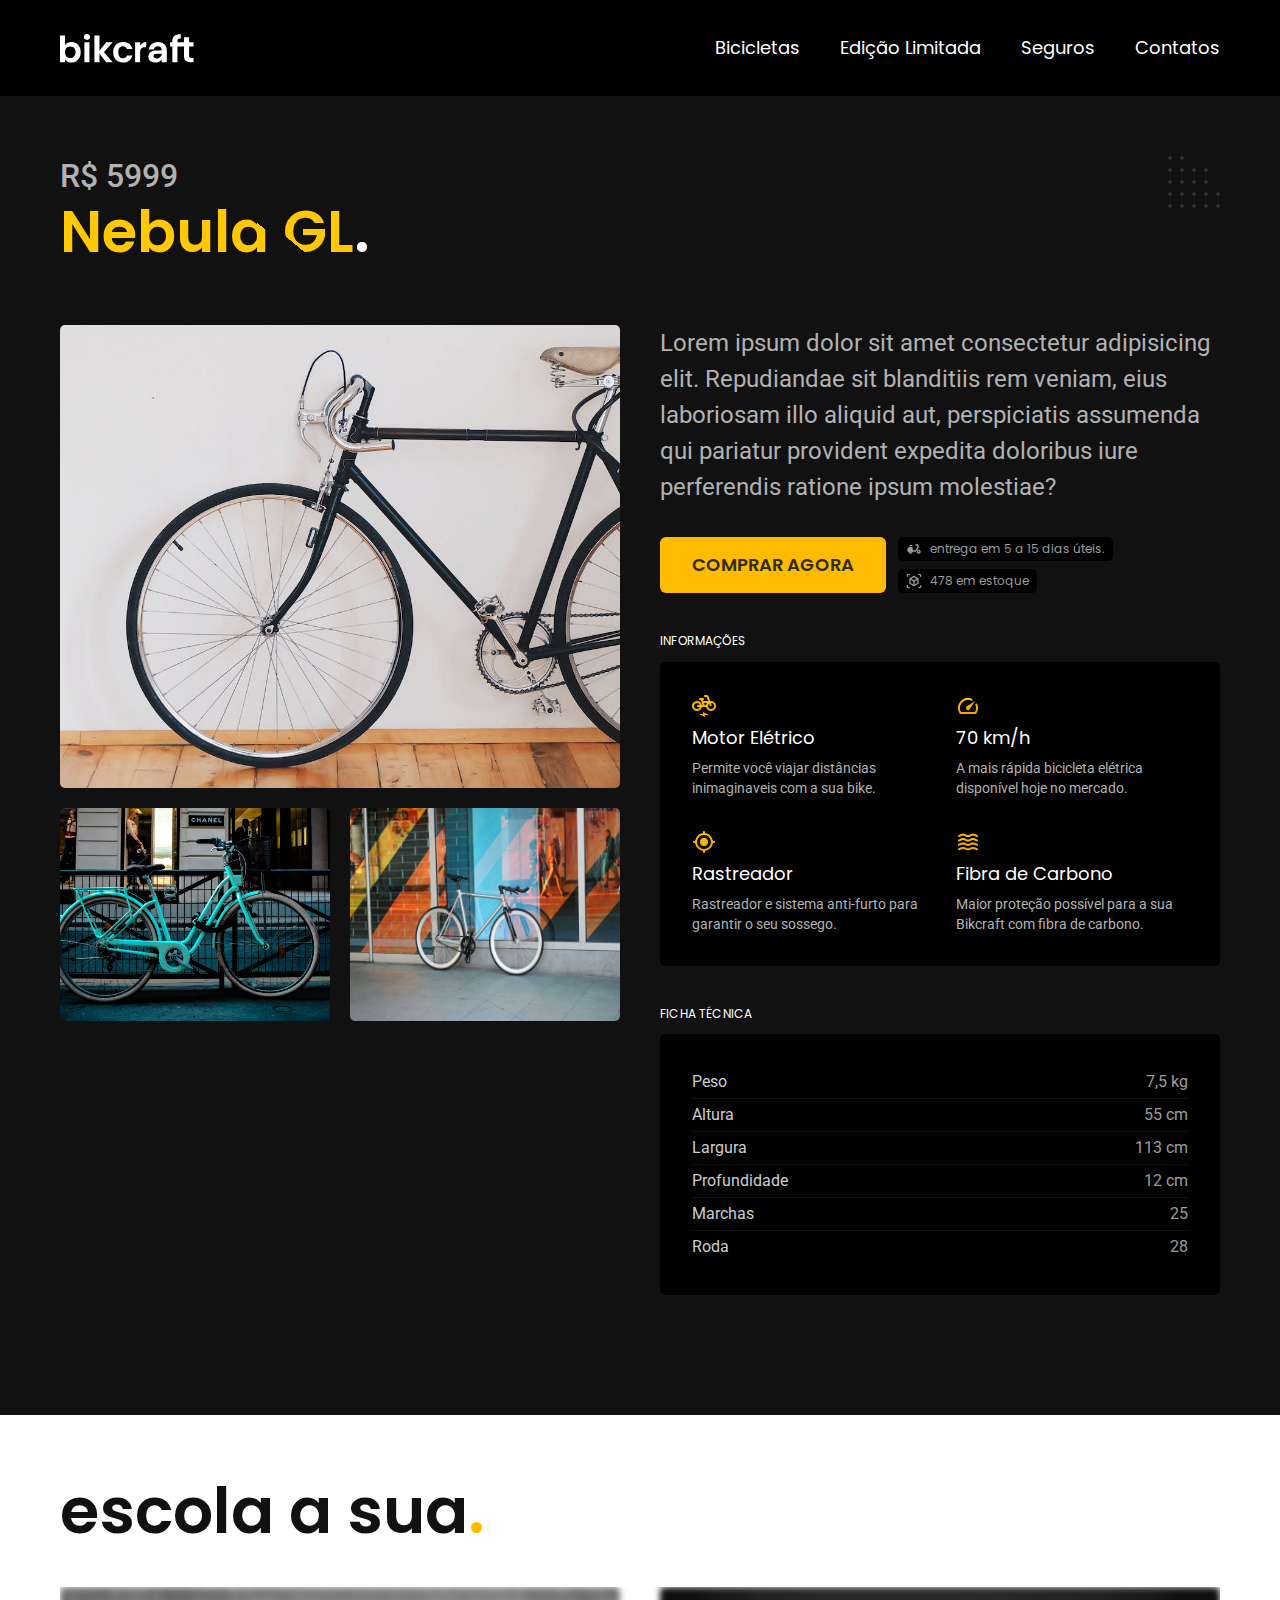
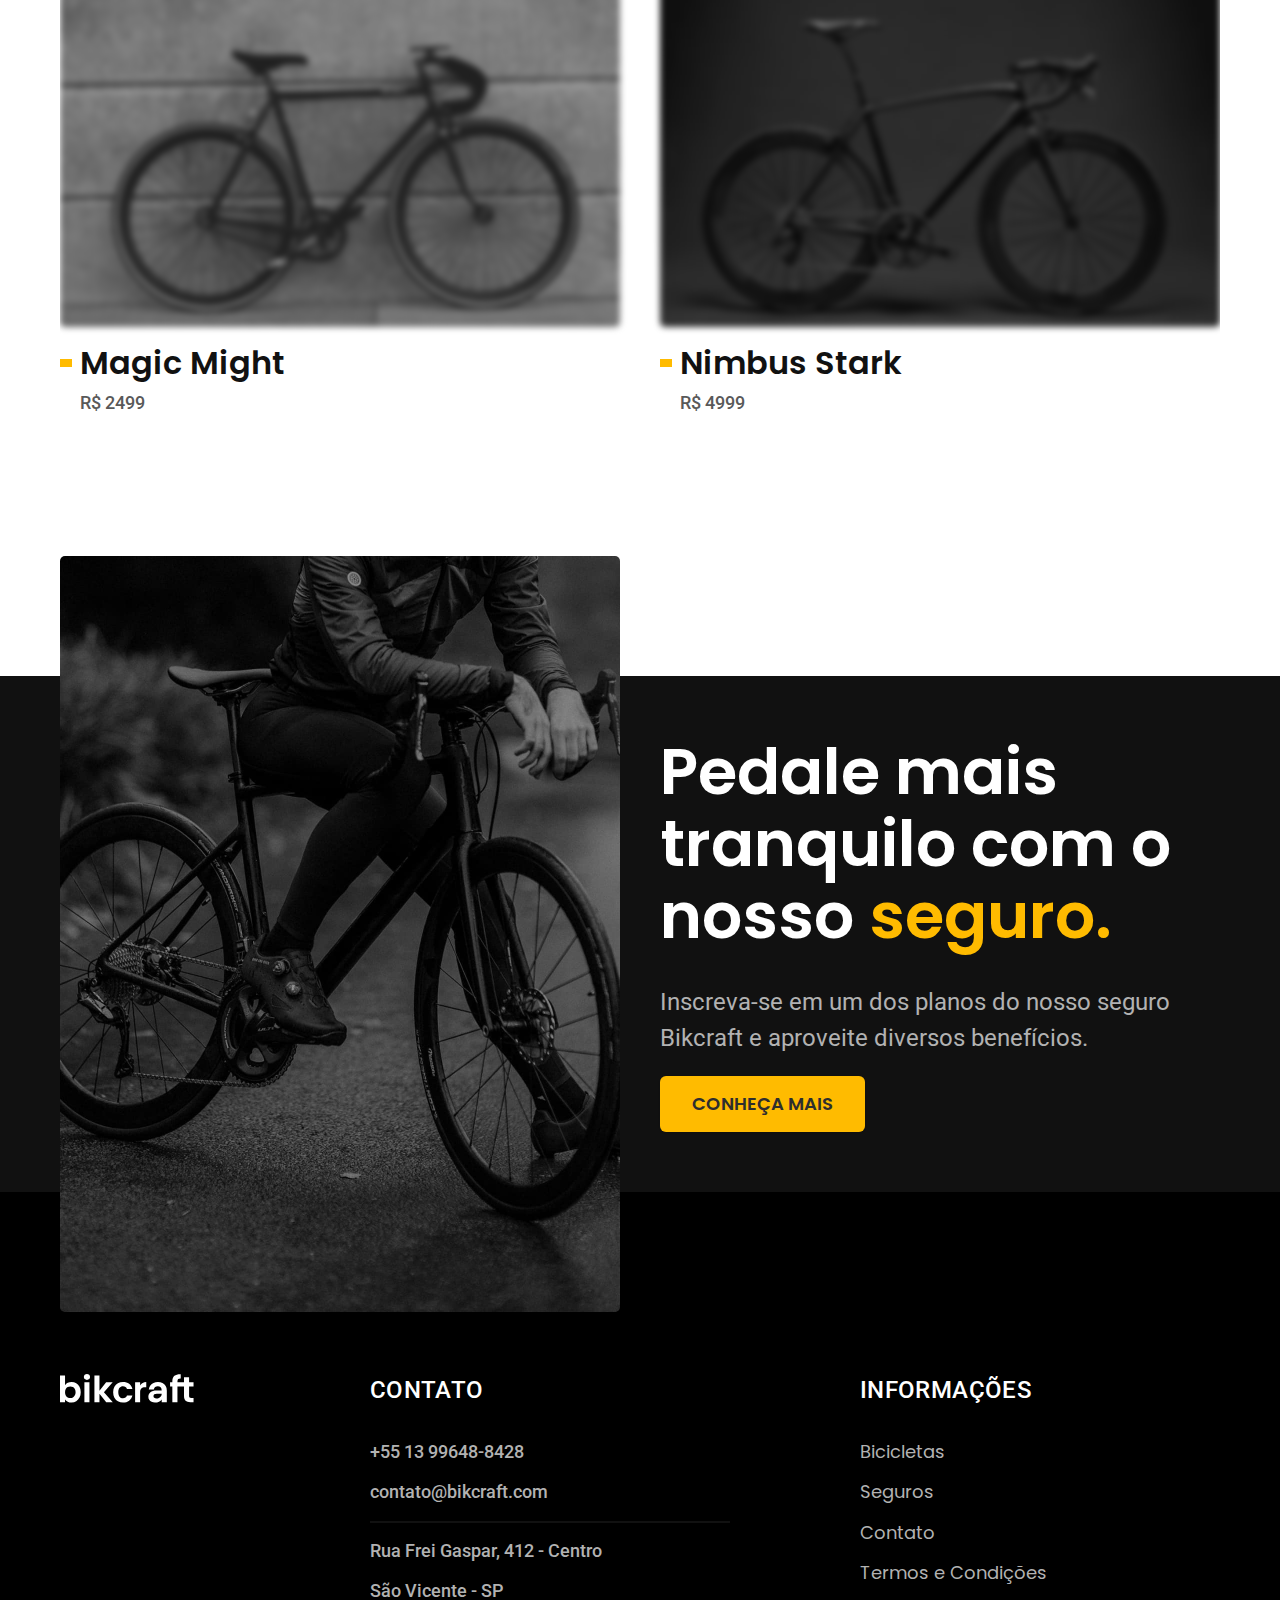
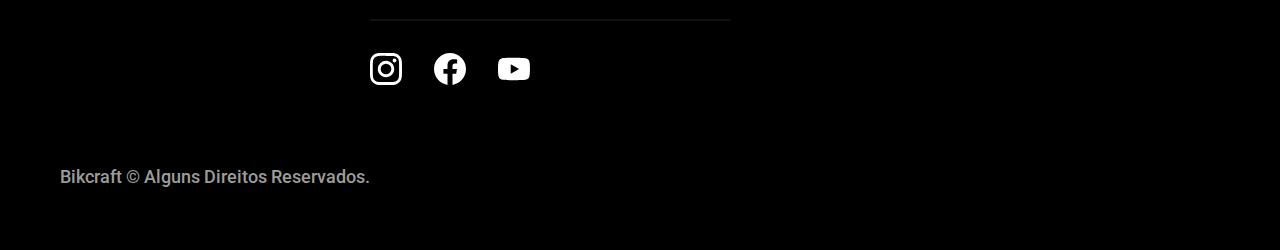
<file: bicicletas/nebula-gl.html>
<!DOCTYPE html>
<html lang="pt-br">

<head>
  <meta charset="UTF-8">
  <meta name="viewport" content="width=device-width, initial-scale=1.0">
  <meta name="description" content="Termos e Condições.">
  <link rel="stylesheet" href="../css/style.min.css">
  <link rel="preconnect" href="https://fonts.googleapis.com">
  <link rel="preconnect" href="https://fonts.gstatic.com" crossorigin>
  <link href="https://fonts.googleapis.com/css2?family=Merriweather:ital,wght@1,900&family=Poppins:wght@400;600&family=Roboto:wght@400;500&display=swap" rel="stylesheet">
  <link rel="icon" href="../favicon-dourado.svg" type="image/svg+xml">

  <title>Nebula | Bikcraft </title>
  <script>document.documentElement.classList.add('js')</script>
</head>

<body id="bicicleta">

  <!--      Menu      -->
  <header class="header-bg">
    <div class="header container">
      <a href="../">
        <img src="../image/bikcraft.svg" alt="Bikcraft">
      </a>

      <nav aria-label="Primaria">
        <ul class="header-menu font-1-m cor-0">
          <li><a href="../bicicletas.html">Bicicletas</a></li>
          <li><a href="../edicao-limitada.html">Edição Limitada</a></li>
          <li><a href="../seguros.html">Seguros</a></li>
          <li><a href="../contato.html">Contatos</a></li>
        </ul>
      </nav>
    </div>
  </header>

  <main class="titulo-bg">
    <div>
      <div class="titulo container">
        <p class="font-2-xl cor-5">R$ 5999</p>
        <h1 class="h1-edition font-1-xxl cor-0">Nebula GL<span class="cor-0">.</span></h1>
      </div>
    </div>
    <div class="bicicleta container">
      <div class="bicicleta-imagens">
        <img src="../image/bicicleta/../bicicletas/nebula-gl-test.jpg" width="1120" height="680" alt="">
        <img src="../image/bicicleta/../bicicletas/nebula-1960-edition.jpg" width="1120" height="680" alt="">
        <img src="../image/bicicleta/../bicicletas/nebula-2025-edition.jpg" width="1120" height="680" alt="">
      </div>

      <div class="bicicleta-conteudo">
        <p class="font-2-l cor-5">Lorem ipsum dolor sit amet consectetur adipisicing elit. Repudiandae sit blanditiis rem veniam, eius laboriosam illo aliquid aut, perspiciatis assumenda qui pariatur provident expedita doloribus iure perferendis ratione ipsum molestiae?</p>
        <div class="bicicleta-comprar">
          <a class="botao" href="../orcamento.html?tipo=bikcraft&produto=nebula-gl">Comprar Agora</a>
          <span class="font-1-xs cor-6"><img src="../image/icones/entrega.svg" alt="">entrega em 5 a 15 dias úteis.</span>
          <span class="font-1-xs cor-6"><img src="../image/icones/estoque.svg" alt="">478 em estoque</span>
        </div>

        <h2 class="font-1-xs cor-0">Informações</h2>
        <ul class="bicicleta-informacoes">
          <li>
            <img src="../image/icones/eletrica.svg" alt="">
            <h3 class="font-1-m cor-0">Motor Elétrico</h3>
            <p class="font-2-xs cor-5">Permite você viajar distâncias inimaginaveis com a sua bike.</p>
          </li>

          <li>
            <img src="../image/icones/velocidade.svg" alt="">
            <h3 class="font-1-m cor-0">70 km/h</h3>
            <p class="font-2-xs cor-5">A mais rápida bicicleta elétrica disponível hoje no mercado.</p>
          </li>

          <li>
            <img src="../image/icones/rastreador.svg" alt="">
            <h3 class="font-1-m cor-0">Rastreador</h3>
            <p class="font-2-xs cor-5">Rastreador e sistema anti-furto para garantir o seu sossego.</p>
          </li>

          <li>
            <img src="../image/icones/carbono.svg" alt="">
            <h3 class="font-1-m cor-0">Fibra de Carbono</h3>
            <p class="font-2-xs cor-5">Maior proteção possível para a sua Bikcraft com fibra de carbono.</p>
          </li>
        </ul>
        <h2 class="font-1-xs cor-0">Ficha Técnica</h2>
        <ul class="bicicleta-ficha font-2-s cor-4 ">
          <li>Peso <span>7,5 kg</span></li>
          <li>Altura <span>55 cm</span></li>
          <li>Largura <span>113 cm</span></li>
          <li>Profundidade <span>12 cm</span></li>
          <li>Marchas <span>25</span></li>
          <li>Roda <span>28</span></li>
        </ul>
      </div>
    </div>
  </main>

  <article class="bicicletas-lista container">
    <h2 class="font-1-xxl">escola a sua<span class="cor-p1">.</span></h2>

    <ul>

      <!-- Magic Might -->
      <li>
        <a href="./magic.html">
          <img src="../image/bicicletas/magic.jpg" alt="Bicicleta Preta Magic Might">
          <h3 class="font-1-xl">Magic Might</h3>
          <span class="font-2-m cor-8">R$ 2499</span>
        </a>
      </li>

      <!-- Nebula Cosmic -->
      <li>
        <a href="./nimbus.html">
          <img src="../image/bicicletas/nimbus.jpg" alt="Bicicleta Preta Magic Might">
          <h3 class="font-1-xl">Nimbus Stark</h3>
          <span class="font-2-m cor-8">R$ 4999</span>
        </a>
      </li>
    </ul>
  </article>

  <article class="seguro-bg">
    <div class="seguro container">
      <div class="seguro-imagem">
        <img src="../image/fotos/seguros.jpg" alt="Pessoa parada em cima de uma bicicleta.">
      </div>

      <div class="seguro-conteudo">
        <h2 class="font-1-xxl cor-0">Pedale mais tranquilo com o nosso <span class="cor-p1">seguro.</span></h2>
        <p class="font-2-l cor-5">Inscreva-se em um dos planos do nosso seguro Bikcraft e aproveite diversos benefícios.</p>
        <a class="botao" href="../seguros.html">Conheça Mais</a>
      </div>

    </div>
  </article>

  <!-- Footer/Rodapé -->
  <footer class="footer-bg">
    <div class="footer container">
      <img src="../image/bikcraft.svg" alt="Bikcraft">
      <div class="footer-contato">
        <h3 class="font-2-l-b cor-0">Contato</h3>
        <ul class="font-2-m cor-5">
          <li><a href="tel:+5513996488428">+55 13 99648-8428</a></li>
          <li><a href="mailto:contato@bikcraft.com">contato@bikcraft.com</a></li>
          <li>Rua Frei Gaspar, 412 - Centro</li>
          <li>São Vicente - SP</li>
        </ul>
        <div class="footer-redes">
          <a href="../">
            <img src="../image/redes/instagram.svg" alt="Instagram">
          </a>

          <a href="../">
            <img src="../image/redes/facebook.svg" alt="Facebook">
          </a>

          <a href="../">
            <img src="../image/redes/youtube.svg" alt="Youtube">
          </a>
        </div>
      </div>
      <div class="footer-informacoes">
        <h3 class="font-2-l-b cor-0">Informações</h3>
        <nav>
          <ul class="font-1-m cor-5">
            <li><a href="../bicicletas.html">Bicicletas</a></li>
            <li><a href="../seguros.html">Seguros</a></li>
            <li><a href="../contato.html">Contato</a></li>
            <li><a href="../termos.html">Termos e Condições</a></li>
          </ul>
        </nav>
      </div>
      <p class="footer-copy font-2-m cor-6">Bikcraft © Alguns Direitos Reservados.</p>
    </div>
  </footer>
  <script src="../js/script.js"></script>
</body>

</html>
</file>
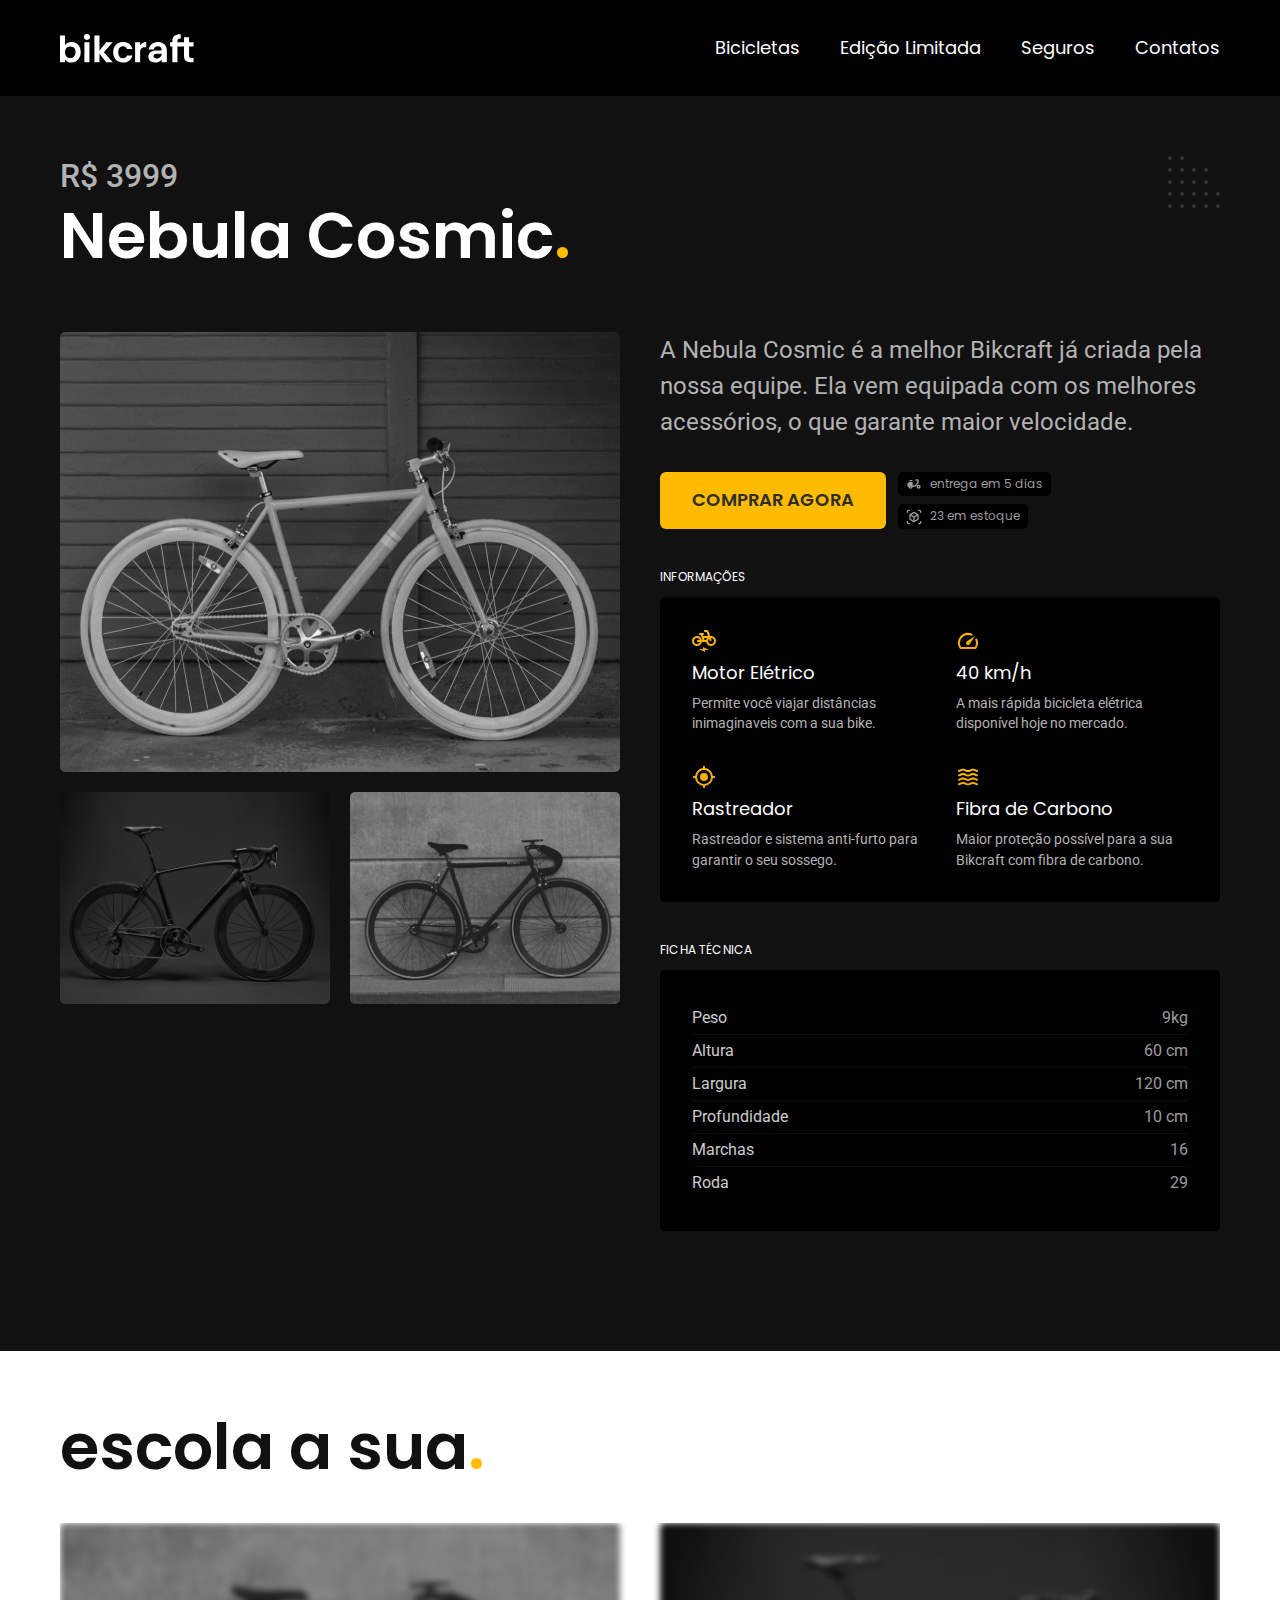
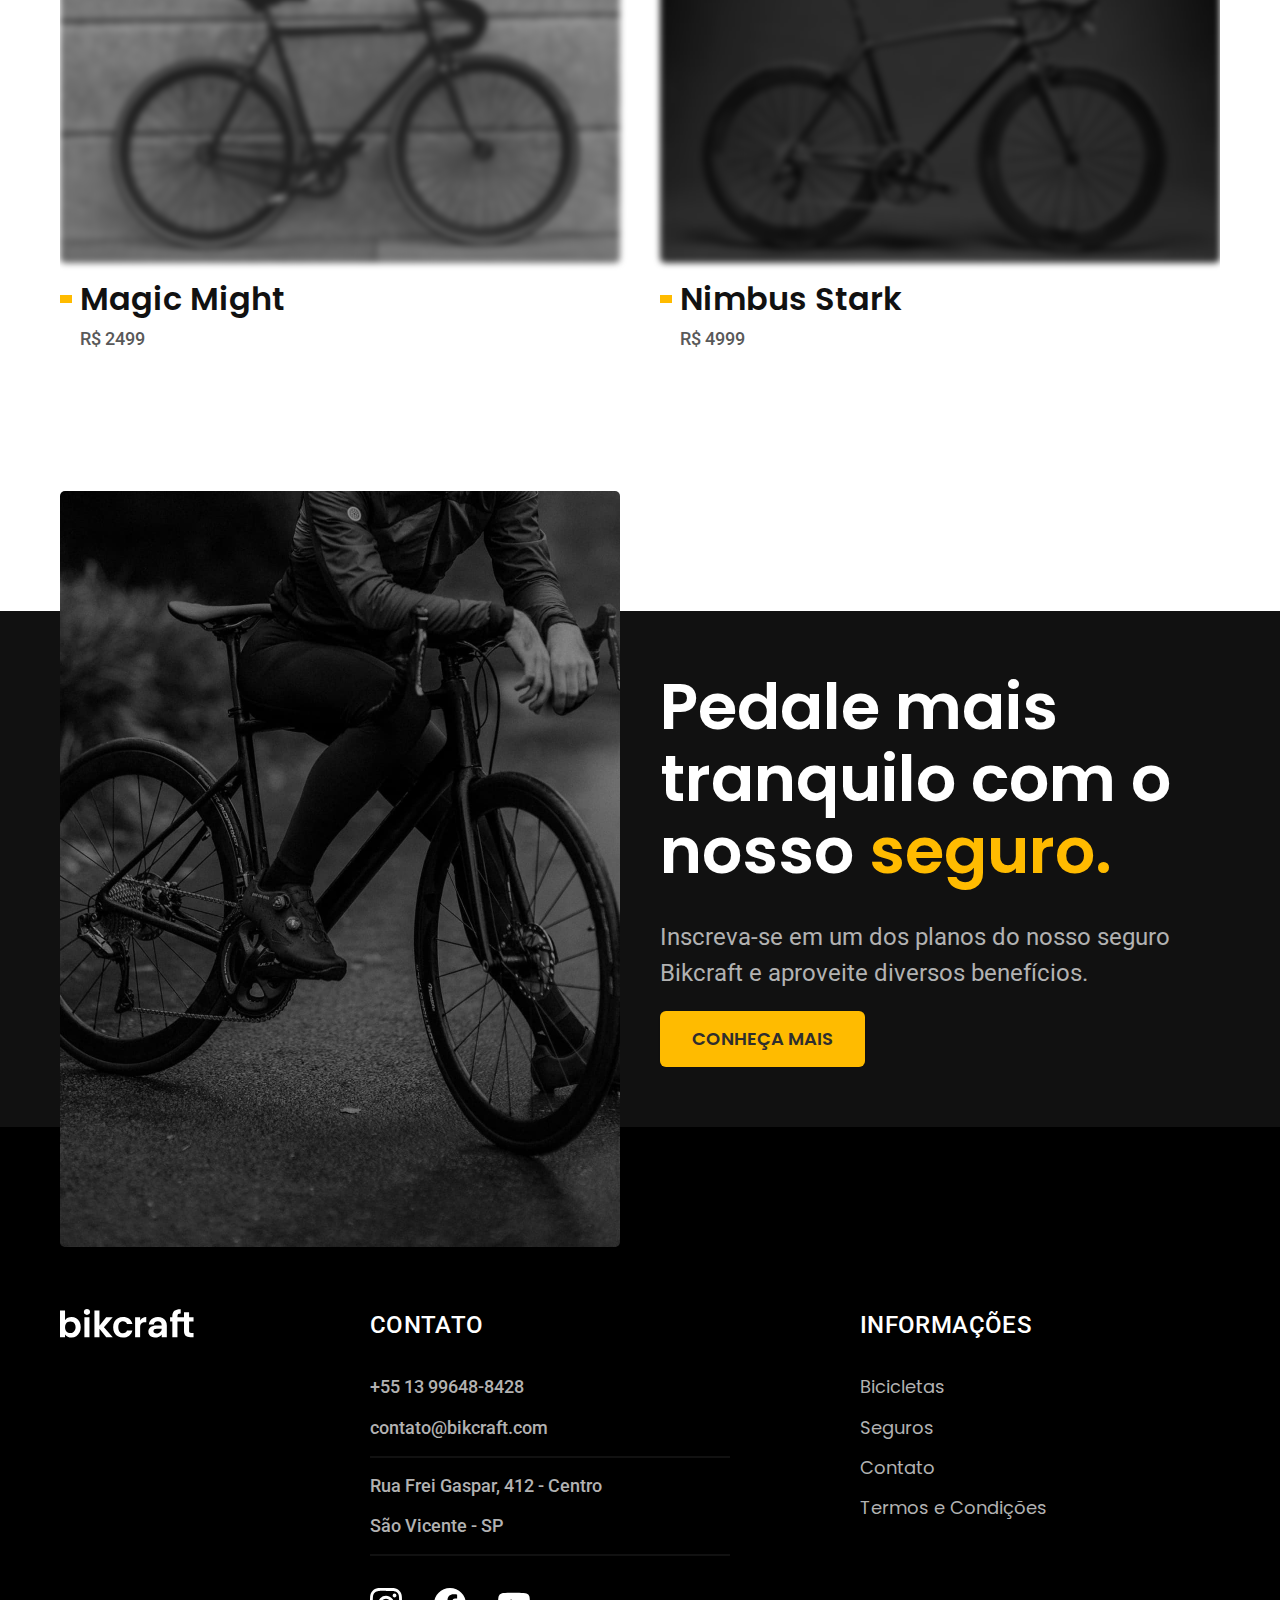
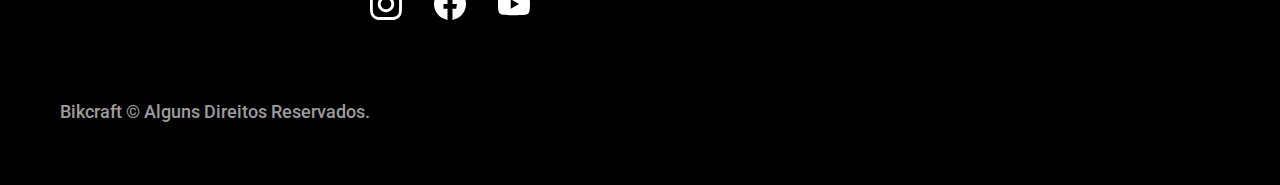
<file: bicicletas/nebula.html>
<!DOCTYPE html>
<html lang="pt-br">

<head>
  <meta charset="UTF-8">
  <meta name="viewport" content="width=device-width, initial-scale=1.0">
  <meta name="description" content="Termos e Condições.">
  <link rel="stylesheet" href="../css/style.min.css">
  <link rel="preconnect" href="https://fonts.googleapis.com">
  <link rel="preconnect" href="https://fonts.gstatic.com" crossorigin>
  <link href="https://fonts.googleapis.com/css2?family=Merriweather:ital,wght@1,900&family=Poppins:wght@400;600&family=Roboto:wght@400;500&display=swap" rel="stylesheet">
  <link rel="icon" href="../favicon-branco.svg" type="image/svg+xml">

  <title>Nebula | Bikcraft </title>
  <script>document.documentElement.classList.add('js')</script>
</head>

<body id="bicicleta">

  <!--      Menu      -->
  <header class="header-bg">
    <div class="header container">
      <a href="../">
        <img src="../image/bikcraft.svg" alt="Bikcraft">
      </a>

      <nav aria-label="Primaria">
        <ul class="header-menu font-1-m cor-0">
          <li><a href="../bicicletas.html">Bicicletas</a></li>
          <li><a href="../edicao-limitada.html">Edição Limitada</a></li>
          <li><a href="../seguros.html">Seguros</a></li>
          <li><a href="../contato.html">Contatos</a></li>
        </ul>
      </nav>
    </div>
  </header>

  <main class="titulo-bg">
    <div>
      <div class="titulo container">
        <p class="font-2-xl cor-5">R$ 3999</p>
        <h1 class="font-1-xxl cor-0">Nebula Cosmic<span class="cor-p1">.</span></h1>
      </div>
    </div>
    <div class="bicicleta container">
      <div class="bicicleta-imagens">
        <img src="../image/bicicleta/nimbus3.jpg" alt="">
        <img src="../image/bicicleta/nimbus1.jpg" alt="">
        <img src="../image/bicicleta/nimbus2.jpg" alt="">
      </div>

      <div class="bicicleta-conteudo">
        <p class="font-2-l cor-5">A Nebula Cosmic é a melhor Bikcraft já criada pela nossa equipe. Ela vem equipada com os melhores acessórios, o que garante maior velocidade.</p>
        <div class="bicicleta-comprar">
          <a class="botao" href="../orcamento.html?tipo=bikcraft&produto=nebula">Comprar Agora</a>
          <span class="font-1-xs cor-6"><img src="../image/icones/entrega.svg" alt="">entrega em 5 dias</span>
          <span class="font-1-xs cor-6"><img src="../image/icones/estoque.svg" alt="">23 em estoque</span>
        </div>

        <h2 class="font-1-xs cor-0">Informações</h2>
        <ul class="bicicleta-informacoes">
          <li>
            <img src="../image/icones/eletrica.svg" alt="">
            <h3 class="font-1-m cor-0">Motor Elétrico</h3>
            <p class="font-2-xs cor-5">Permite você viajar distâncias inimaginaveis com a sua bike.</p>
          </li>

          <li>
            <img src="../image/icones/velocidade.svg" alt="">
            <h3 class="font-1-m cor-0">40 km/h</h3>
            <p class="font-2-xs cor-5">A mais rápida bicicleta elétrica disponível hoje no mercado.</p>
          </li>

          <li>
            <img src="../image/icones/rastreador.svg" alt="">
            <h3 class="font-1-m cor-0">Rastreador</h3>
            <p class="font-2-xs cor-5">Rastreador e sistema anti-furto para garantir o seu sossego.</p>
          </li>

          <li>
            <img src="../image/icones/carbono.svg" alt="">
            <h3 class="font-1-m cor-0">Fibra de Carbono</h3>
            <p class="font-2-xs cor-5">Maior proteção possível para a sua Bikcraft com fibra de carbono.</p>
          </li>
        </ul>
        <h2 class="font-1-xs cor-0">Ficha Técnica</h2>
        <ul class="bicicleta-ficha font-2-s cor-4 ">
          <li>Peso <span>9kg</span></li>
          <li>Altura <span>60 cm</span></li>
          <li>Largura <span>120 cm</span></li>
          <li>Profundidade <span>10 cm</span></li>
          <li>Marchas <span>16</span></li>
          <li>Roda <span>29</span></li>
        </ul>
      </div>
    </div>
  </main>

  <article class="bicicletas-lista container">
    <h2 class="font-1-xxl">escola a sua<span class="cor-p1">.</span></h2>

    <ul>

      <!-- Magic Might -->
      <li>
        <a href="./magic.html">
          <img src="../image/bicicletas/magic.jpg" alt="Bicicleta Preta Magic Might">
          <h3 class="font-1-xl">Magic Might</h3>
          <span class="font-2-m cor-8">R$ 2499</span>
        </a>
      </li>

      <!-- Nebula Cosmic -->
      <li>
        <a href="./nimbus.html">
          <img src="../image/bicicletas/nimbus.jpg" alt="Bicicleta Preta Magic Might">
          <h3 class="font-1-xl">Nimbus Stark</h3>
          <span class="font-2-m cor-8">R$ 4999</span>
        </a>
      </li>
    </ul>
  </article>

  <article class="seguro-bg">
    <div class="seguro container">
      <div class="seguro-imagem">
        <img src="../image/fotos/seguros.jpg" alt="Pessoa parada em cima de uma bicicleta.">
      </div>

      <div class="seguro-conteudo">
        <h2 class="font-1-xxl cor-0">Pedale mais tranquilo com o nosso <span class="cor-p1">seguro.</span></h2>
        <p class="font-2-l cor-5">Inscreva-se em um dos planos do nosso seguro Bikcraft e aproveite diversos benefícios.</p>
        <a class="botao" href="../seguros.html">Conheça Mais</a>
      </div>

    </div>
  </article>

  <!-- Footer/Rodapé -->
  <footer class="footer-bg">
    <div class="footer container">
      <img src="../image/bikcraft.svg" alt="Bikcraft">
      <div class="footer-contato">
        <h3 class="font-2-l-b cor-0">Contato</h3>
        <ul class="font-2-m cor-5">
          <li><a href="tel:+5513996488428">+55 13 99648-8428</a></li>
          <li><a href="mailto:contato@bikcraft.com">contato@bikcraft.com</a></li>
          <li>Rua Frei Gaspar, 412 - Centro</li>
          <li>São Vicente - SP</li>
        </ul>
        <div class="footer-redes">
          <a href="../">
            <img src="../image/redes/instagram.svg" alt="Instagram">
          </a>

          <a href="../">
            <img src="../image/redes/facebook.svg" alt="Facebook">
          </a>

          <a href="../">
            <img src="../image/redes/youtube.svg" alt="Youtube">
          </a>
        </div>
      </div>
      <div class="footer-informacoes">
        <h3 class="font-2-l-b cor-0">Informações</h3>
        <nav>
          <ul class="font-1-m cor-5">
            <li><a href="../bicicletas.html">Bicicletas</a></li>
            <li><a href="../seguros.html">Seguros</a></li>
            <li><a href="../contato.html">Contato</a></li>
            <li><a href="../termos.html">Termos e Condições</a></li>
          </ul>
        </nav>
      </div>
      <p class="footer-copy font-2-m cor-6">Bikcraft © Alguns Direitos Reservados.</p>
    </div>
  </footer>
  <script src="../js/script.js"></script>
</body>

</html>
</file>
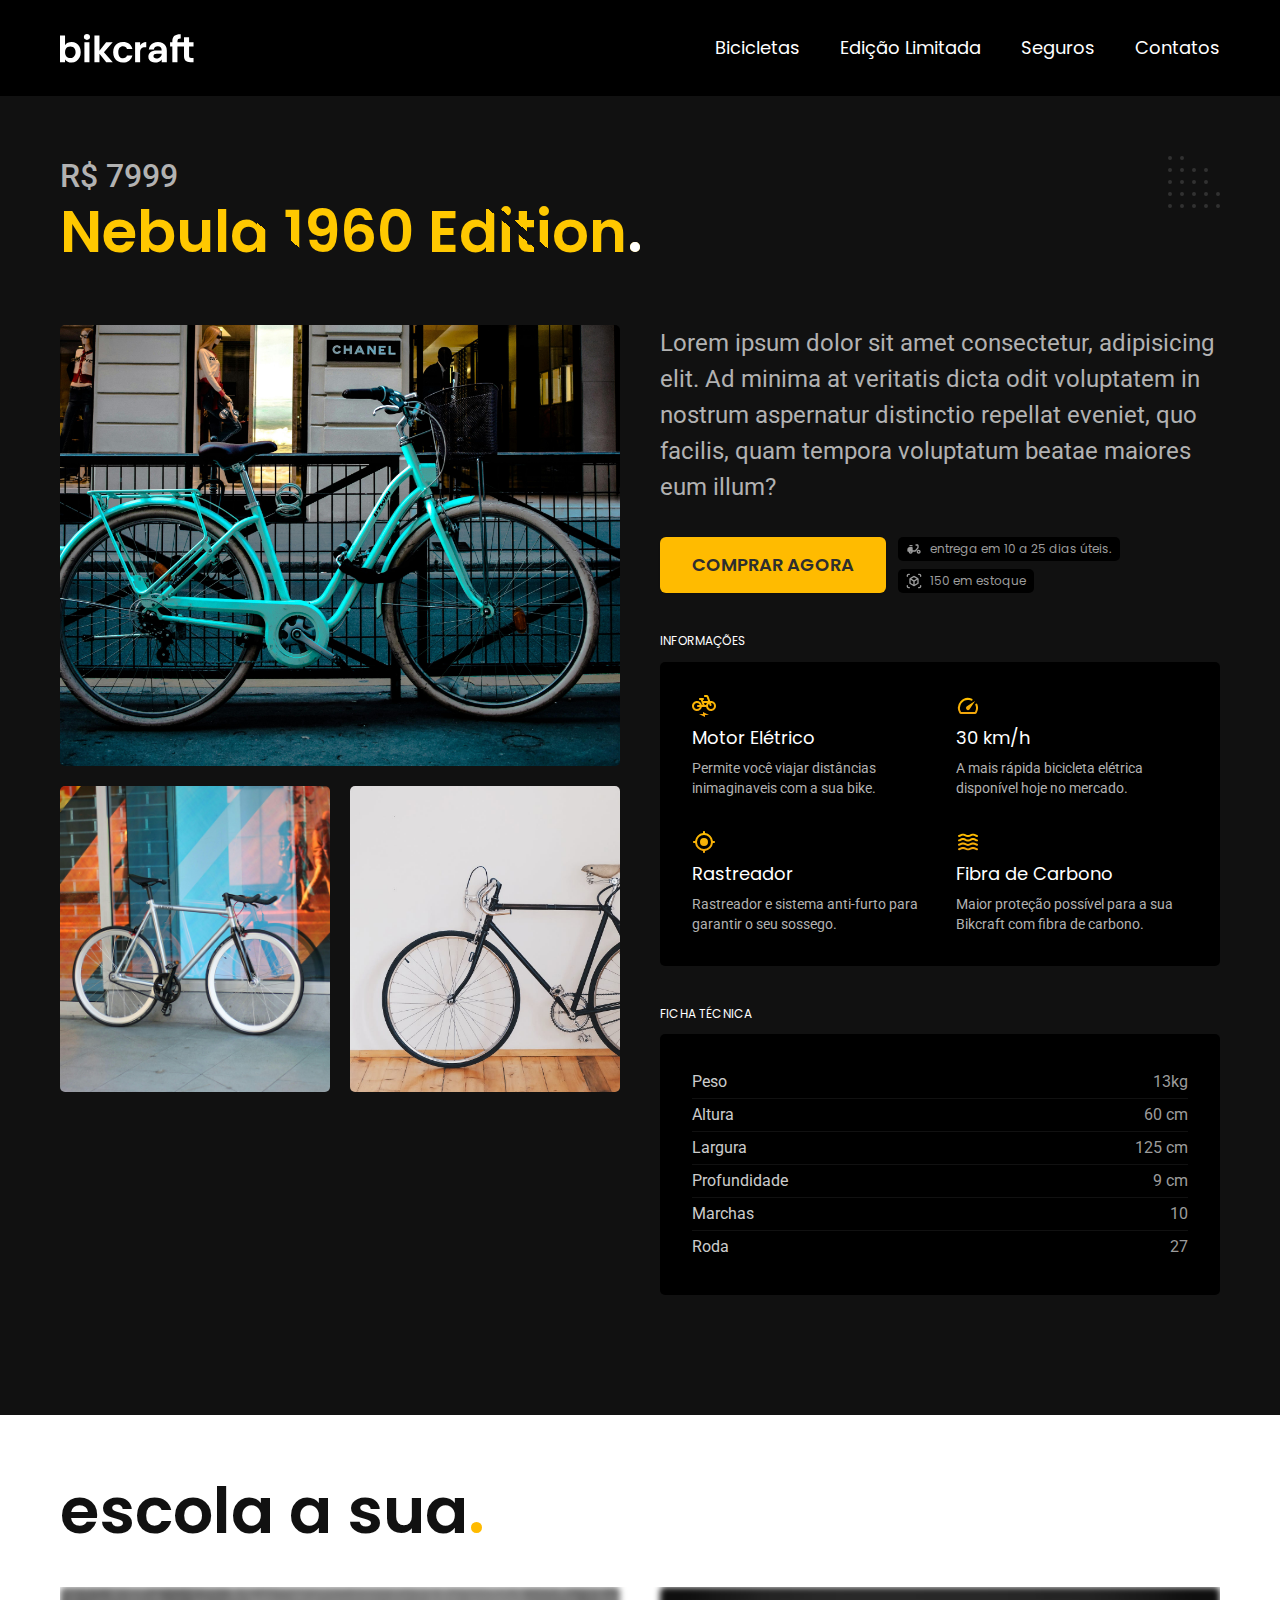
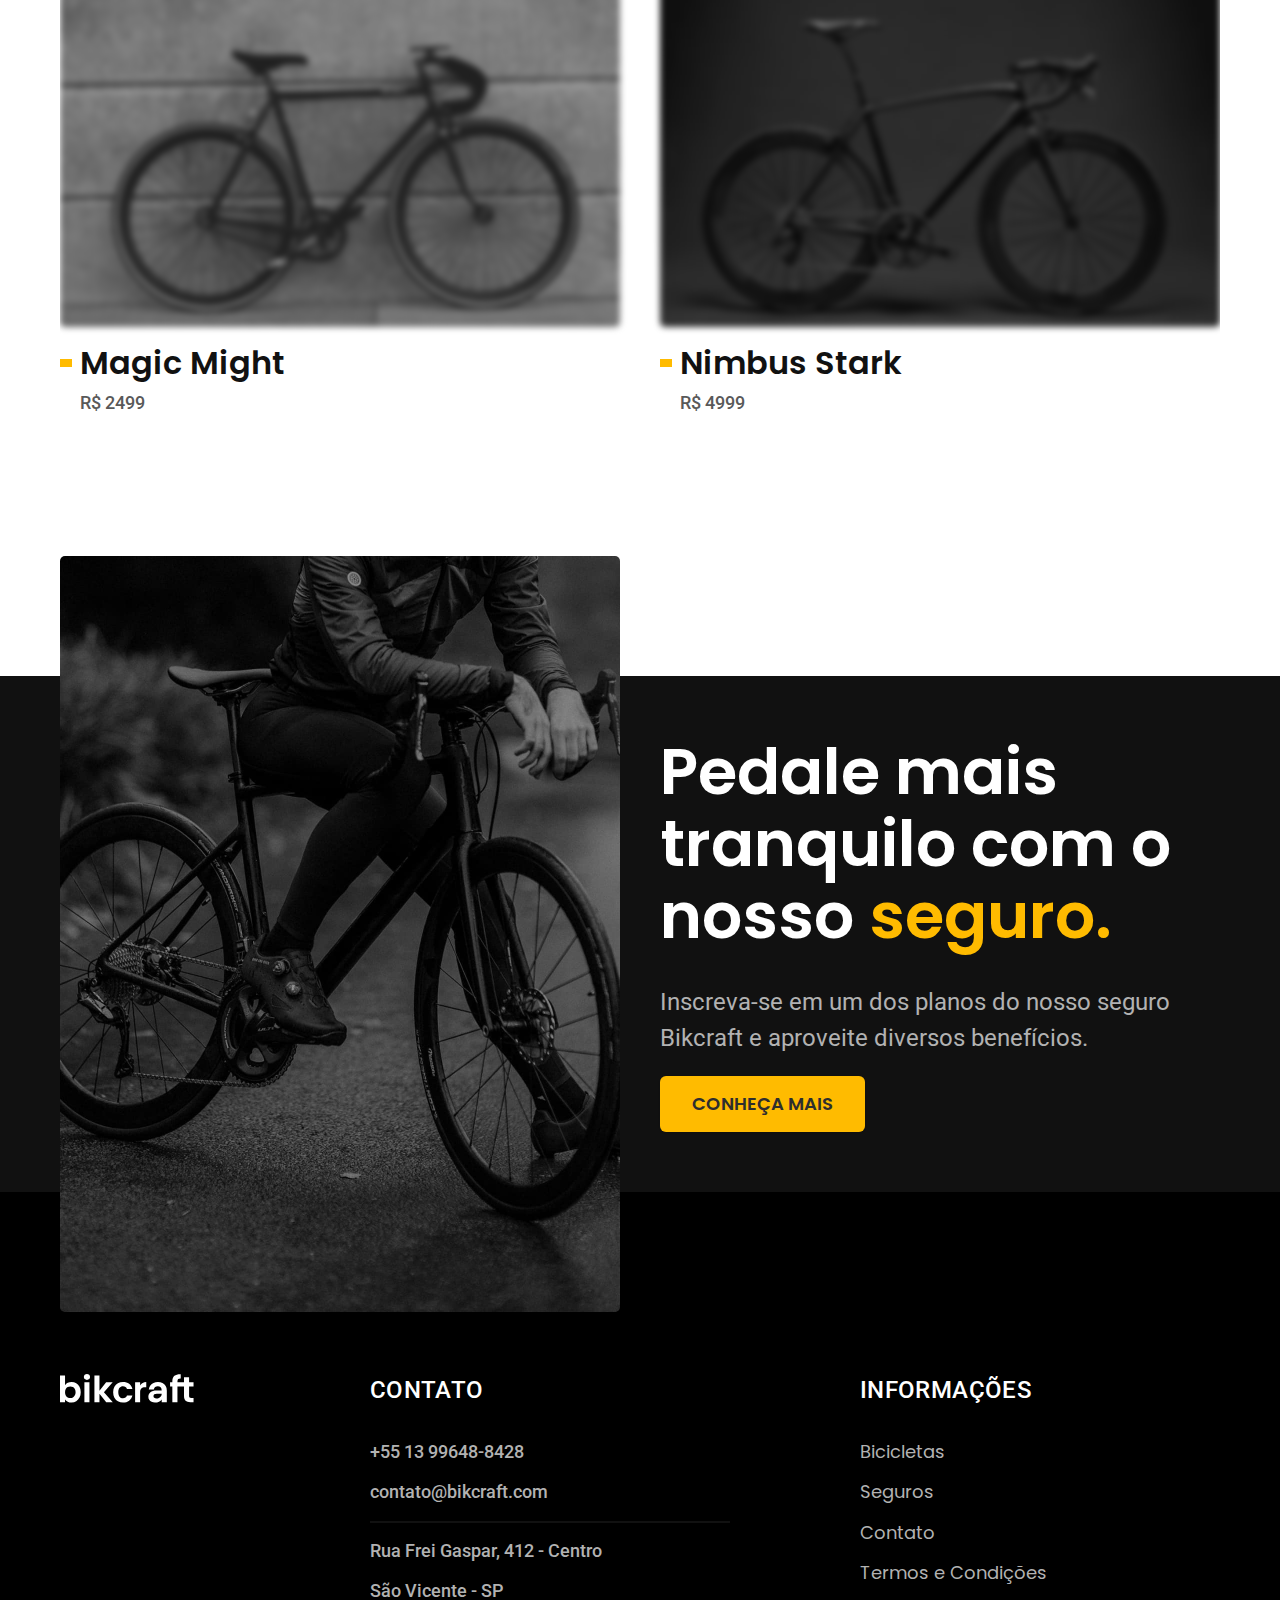
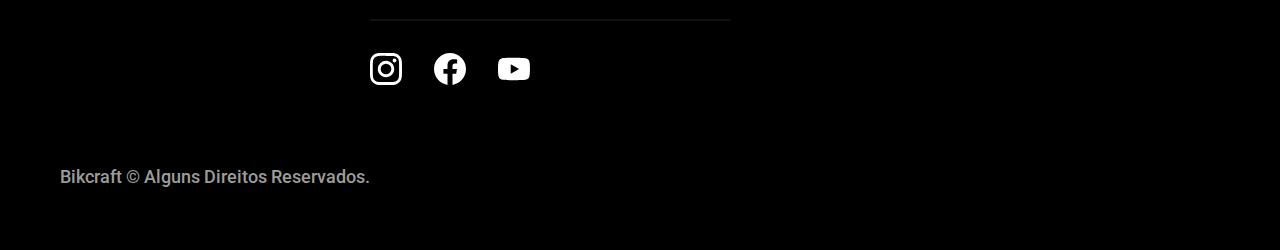
<file: bicicletas/nebula1960.html>
<!DOCTYPE html>
<html lang="pt-br">

<head>
  <meta charset="UTF-8">
  <meta name="viewport" content="width=device-width, initial-scale=1.0">
  <meta name="description" content="Termos e Condições.">
  <link rel="stylesheet" href="../css/style.min.css">
  <link rel="preconnect" href="https://fonts.googleapis.com">
  <link rel="preconnect" href="https://fonts.gstatic.com" crossorigin>
  <link href="https://fonts.googleapis.com/css2?family=Merriweather:ital,wght@1,900&family=Poppins:wght@400;600&family=Roboto:wght@400;500&display=swap" rel="stylesheet">
  <link rel="icon" href="../favicon-dourado.svg" type="image/svg+xml">

  <title>Nebula | Bikcraft </title>
  <script>document.documentElement.classList.add('js')</script>
</head>

<body id="bicicleta">

  <!--      Menu      -->
  <header class="header-bg">
    <div class="header container">
      <a href="../">
        <img src="../image/bikcraft.svg" alt="Bikcraft">
      </a>

      <nav aria-label="Primaria">
        <ul class="header-menu font-1-m cor-0">
          <li><a href="../bicicletas.html">Bicicletas</a></li>
          <li><a href="../edicao-limitada.html">Edição Limitada</a></li>
          <li><a href="../seguros.html">Seguros</a></li>
          <li><a href="../contato.html">Contatos</a></li>
        </ul>
      </nav>
    </div>
  </header>

  <main class="titulo-bg">
    <div>
      <div class="titulo container">
        <p class="font-2-xl cor-5">R$ 7999</p>
        <h1 class="h1-edition font-1-xxl cor-0">Nebula 1960 Edition<span class="cor-0">.</span></h1>
      </div>
    </div>
    <div class="bicicleta container">
      <div class="bicicleta-imagens">
        <img src="../image/bicicleta/../bicicletas/nebula-1960-edition.jpg" width="1120" height="680" alt="">
        <img src="../image/bicicleta/../bicicletas/nebula-2025-edition-teste.jpg" width="1120" height="680" alt="">
        <img src="../image/bicicleta/../bicicletas/nebula-gl.jpg" width="1120" height="680" alt="">
      </div>

      <div class="bicicleta-conteudo">
        <p class="font-2-l cor-5">Lorem ipsum dolor sit amet consectetur, adipisicing elit. Ad minima at veritatis dicta odit voluptatem in nostrum aspernatur distinctio repellat eveniet, quo facilis, quam tempora voluptatum beatae maiores eum illum?</p>
        <div class="bicicleta-comprar">
          <a class="botao" href="../orcamento.html?tipo=bikcraft&produto=nebula-1960">Comprar Agora</a>
          <span class="font-1-xs cor-6"><img src="../image/icones/entrega.svg" alt="">entrega em 10 a 25 dias úteis.</span>
          <span class="font-1-xs cor-6"><img src="../image/icones/estoque.svg" alt="">150 em estoque</span>
        </div>

        <h2 class="font-1-xs cor-0">Informações</h2>
        <ul class="bicicleta-informacoes">
          <li>
            <img src="../image/icones/eletrica.svg" alt="">
            <h3 class="font-1-m cor-0">Motor Elétrico</h3>
            <p class="font-2-xs cor-5">Permite você viajar distâncias inimaginaveis com a sua bike.</p>
          </li>

          <li>
            <img src="../image/icones/velocidade.svg" alt="">
            <h3 class="font-1-m cor-0">30 km/h</h3>
            <p class="font-2-xs cor-5">A mais rápida bicicleta elétrica disponível hoje no mercado.</p>
          </li>

          <li>
            <img src="../image/icones/rastreador.svg" alt="">
            <h3 class="font-1-m cor-0">Rastreador</h3>
            <p class="font-2-xs cor-5">Rastreador e sistema anti-furto para garantir o seu sossego.</p>
          </li>

          <li>
            <img src="../image/icones/carbono.svg" alt="">
            <h3 class="font-1-m cor-0">Fibra de Carbono</h3>
            <p class="font-2-xs cor-5">Maior proteção possível para a sua Bikcraft com fibra de carbono.</p>
          </li>
        </ul>
        <h2 class="font-1-xs cor-0">Ficha Técnica</h2>
        <ul class="bicicleta-ficha font-2-s cor-4 ">
          <li>Peso <span>13kg</span></li>
          <li>Altura <span>60 cm</span></li>
          <li>Largura <span>125 cm</span></li>
          <li>Profundidade <span>9 cm</span></li>
          <li>Marchas <span>10</span></li>
          <li>Roda <span>27</span></li>
        </ul>
      </div>
    </div>
  </main>

  <article class="bicicletas-lista container">
    <h2 class="font-1-xxl">escola a sua<span class="cor-p1">.</span></h2>

    <ul>

      <!-- Magic Might -->
      <li>
        <a href="./magic.html">
          <img src="../image/bicicletas/magic.jpg" alt="Bicicleta Preta Magic Might">
          <h3 class="font-1-xl">Magic Might</h3>
          <span class="font-2-m cor-8">R$ 2499</span>
        </a>
      </li>

      <!-- Nebula Cosmic -->
      <li>
        <a href="./nimbus.html">
          <img src="../image/bicicletas/nimbus.jpg" alt="Bicicleta Preta Magic Might">
          <h3 class="font-1-xl">Nimbus Stark</h3>
          <span class="font-2-m cor-8">R$ 4999</span>
        </a>
      </li>
    </ul>
  </article>

  <article class="seguro-bg">
    <div class="seguro container">
      <div class="seguro-imagem">
        <img src="../image/fotos/seguros.jpg" alt="Pessoa parada em cima de uma bicicleta.">
      </div>

      <div class="seguro-conteudo">
        <h2 class="font-1-xxl cor-0">Pedale mais tranquilo com o nosso <span class="cor-p1">seguro.</span></h2>
        <p class="font-2-l cor-5">Inscreva-se em um dos planos do nosso seguro Bikcraft e aproveite diversos benefícios.</p>
        <a class="botao" href="../seguros.html">Conheça Mais</a>
      </div>

    </div>
  </article>

  <!-- Footer/Rodapé -->
  <footer class="footer-bg">
    <div class="footer container">
      <img src="../image/bikcraft.svg" alt="Bikcraft">
      <div class="footer-contato">
        <h3 class="font-2-l-b cor-0">Contato</h3>
        <ul class="font-2-m cor-5">
          <li><a href="tel:+5513996488428">+55 13 99648-8428</a></li>
          <li><a href="mailto:contato@bikcraft.com">contato@bikcraft.com</a></li>
          <li>Rua Frei Gaspar, 412 - Centro</li>
          <li>São Vicente - SP</li>
        </ul>
        <div class="footer-redes">
          <a href="../">
            <img src="../image/redes/instagram.svg" alt="Instagram">
          </a>

          <a href="../">
            <img src="../image/redes/facebook.svg" alt="Facebook">
          </a>

          <a href="../">
            <img src="../image/redes/youtube.svg" alt="Youtube">
          </a>
        </div>
      </div>
      <div class="footer-informacoes">
        <h3 class="font-2-l-b cor-0">Informações</h3>
        <nav>
          <ul class="font-1-m cor-5">
            <li><a href="../bicicletas.html">Bicicletas</a></li>
            <li><a href="../seguros.html">Seguros</a></li>
            <li><a href="../contato.html">Contato</a></li>
            <li><a href="../termos.html">Termos e Condições</a></li>
          </ul>
        </nav>
      </div>
      <p class="footer-copy font-2-m cor-6">Bikcraft © Alguns Direitos Reservados.</p>
    </div>
  </footer>
  <script src="../js/script.js"></script>
</body>

</html>
</file>
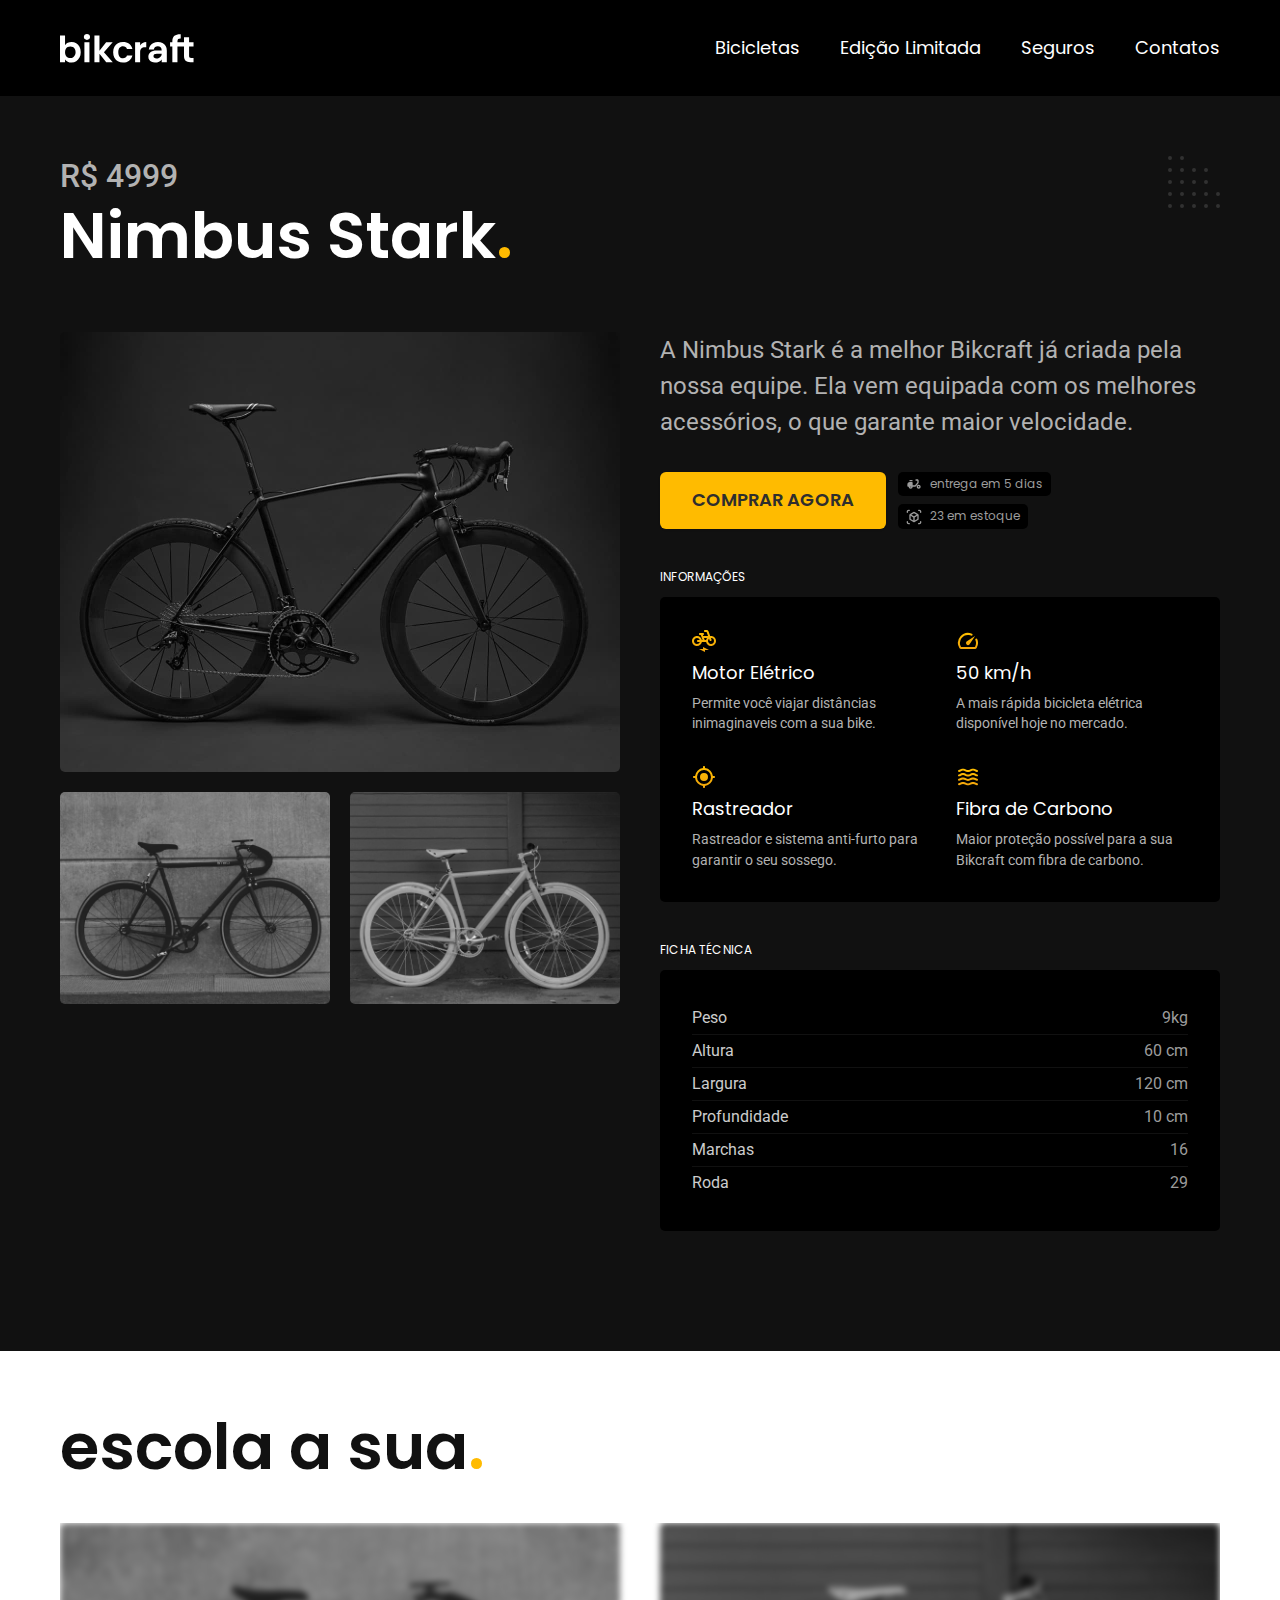
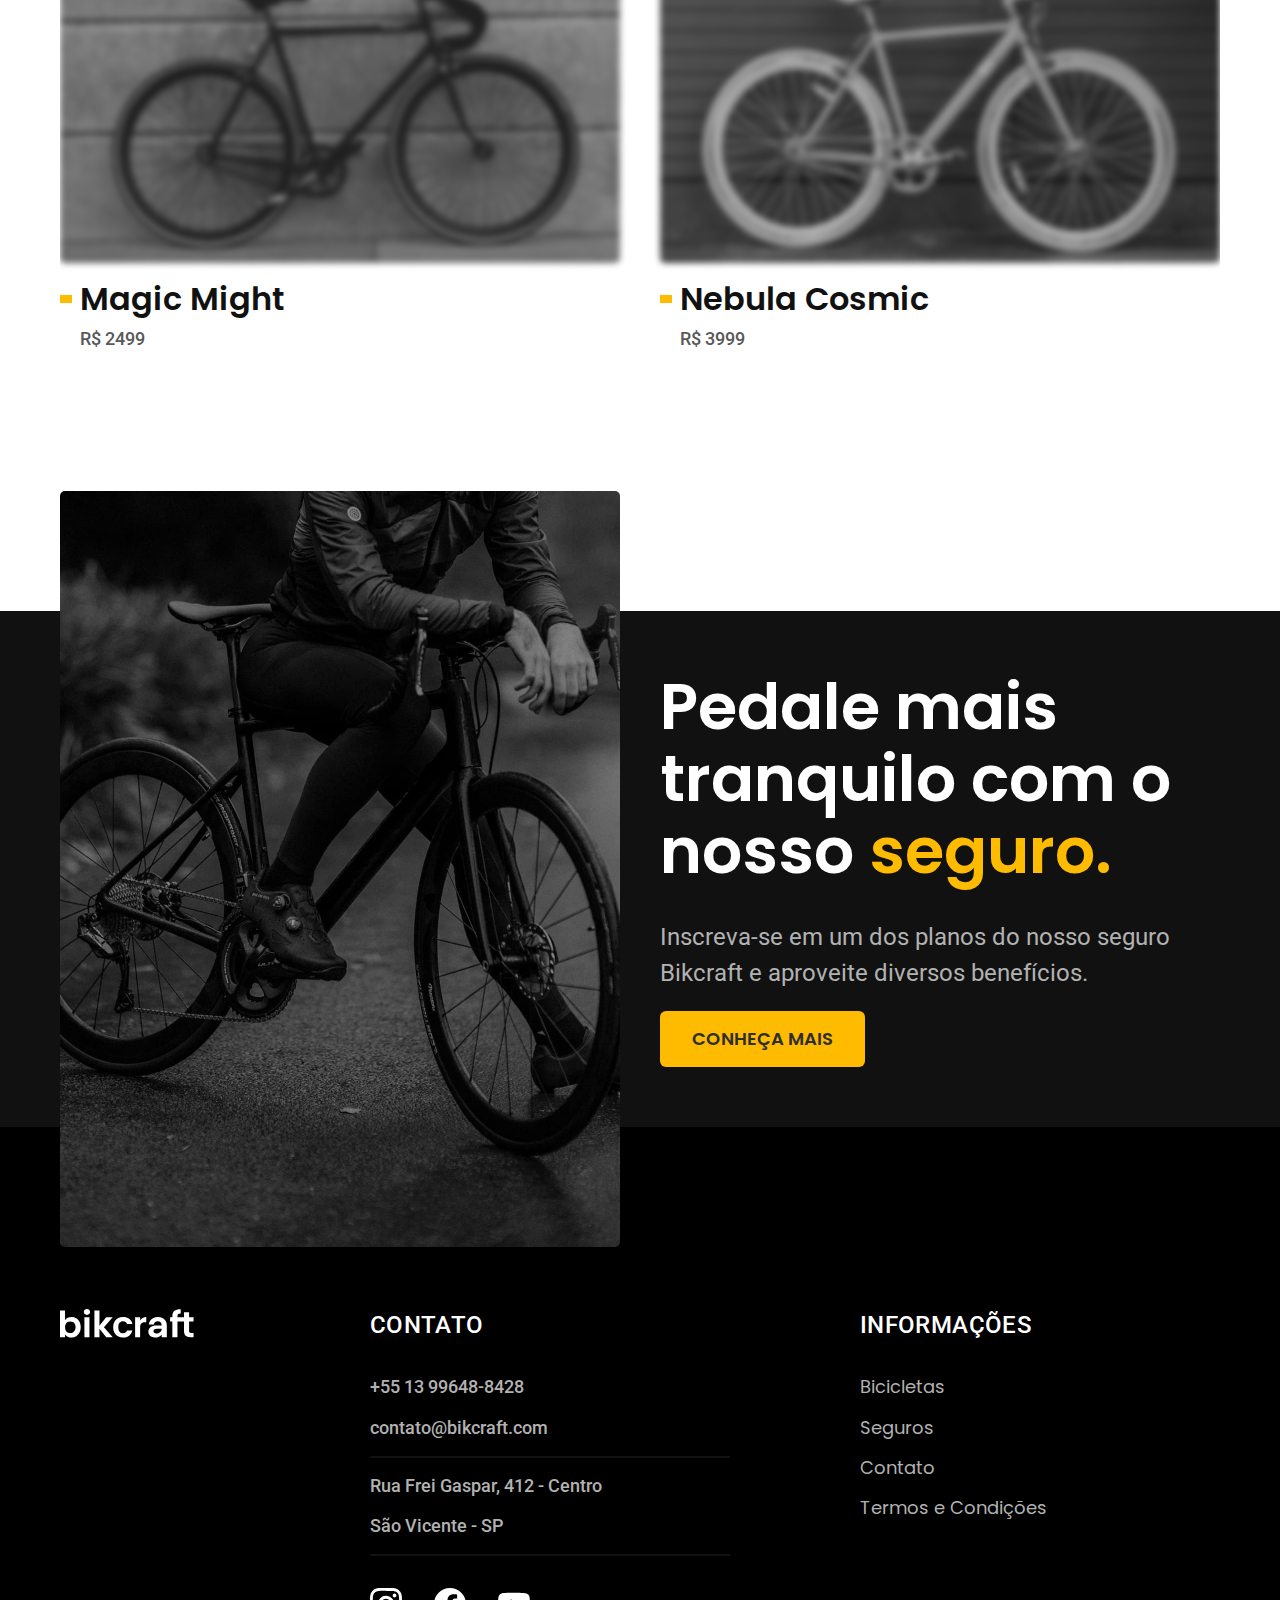
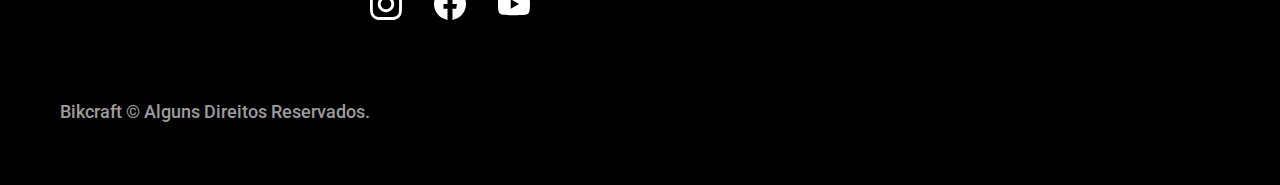
<file: bicicletas/nimbus.html>
<!DOCTYPE html>
<html lang="pt-br">

<head>
  <meta charset="UTF-8">
  <meta name="viewport" content="width=device-width, initial-scale=1.0">
  <meta name="description" content="Termos e Condições.">
  <link rel="stylesheet" href="../css/style.min.css">
  <link rel="preconnect" href="https://fonts.googleapis.com">
  <link rel="preconnect" href="https://fonts.gstatic.com" crossorigin>
  <link href="https://fonts.googleapis.com/css2?family=Merriweather:ital,wght@1,900&family=Poppins:wght@400;600&family=Roboto:wght@400;500&display=swap" rel="stylesheet">
  <link rel="icon" href="../favicon-branco.svg" type="image/svg+xml">

  <title>Nimbus | Bikcraft </title>
  <script>document.documentElement.classList.add('js')</script>
</head>

<body id="bicicleta">

  <!--      Menu      -->
  <header class="header-bg">
    <div class="header container">
      <a href="../">
        <img src="../image/bikcraft.svg" alt="Bikcraft">
      </a>

      <nav aria-label="Primaria">
        <ul class="header-menu font-1-m cor-0">
          <li><a href="../bicicletas.html">Bicicletas</a></li>
          <li><a href="../edicao-limitada.html">Edição Limitada</a></li>
          <li><a href="../seguros.html">Seguros</a></li>
          <li><a href="../contato.html">Contatos</a></li>
        </ul>
      </nav>
    </div>
  </header>

  <main class="titulo-bg">
    <div>
      <div class="titulo container">
        <p class="font-2-xl cor-5">R$ 4999</p>
        <h1 class="font-1-xxl cor-0">Nimbus Stark<span class="cor-p1">.</span></h1>
      </div>
    </div>
    <div class="bicicleta container">
      <div class="bicicleta-imagens">
        <img src="../image/bicicleta/nimbus1.jpg" alt="Bicicleta 1">
        <img src="../image/bicicleta/nimbus2.jpg" alt="Bicicleta 2">
        <img src="../image/bicicleta/nimbus3.jpg" alt="Bicicleta 3">
      </div>

      <div class="bicicleta-conteudo">
        <p class="font-2-l cor-5">A Nimbus Stark é a melhor Bikcraft já criada pela nossa equipe. Ela vem equipada com os melhores acessórios, o que garante maior velocidade.</p>
        <div class="bicicleta-comprar">
          <a class="botao" href="../orcamento.html?tipo=bikcraft&produto=nimbus">Comprar Agora</a>
          <span class="font-1-xs cor-6"><img src="../image/icones/entrega.svg" alt="">entrega em 5 dias</span>
          <span class="font-1-xs cor-6"><img src="../image/icones/estoque.svg" alt="">23 em estoque</span>
        </div>

        <h2 class="font-1-xs cor-0">Informações</h2>
        <ul class="bicicleta-informacoes">
          <li>
            <img src="../image/icones/eletrica.svg" alt="">
            <h3 class="font-1-m cor-0">Motor Elétrico</h3>
            <p class="font-2-xs cor-5">Permite você viajar distâncias inimaginaveis com a sua bike.</p>
          </li>

          <li>
            <img src="../image/icones/velocidade.svg" alt="">
            <h3 class="font-1-m cor-0">50 km/h</h3>
            <p class="font-2-xs cor-5">A mais rápida bicicleta elétrica disponível hoje no mercado.</p>
          </li>

          <li>
            <img src="../image/icones/rastreador.svg" alt="">
            <h3 class="font-1-m cor-0">Rastreador</h3>
            <p class="font-2-xs cor-5">Rastreador e sistema anti-furto para garantir o seu sossego.</p>
          </li>

          <li>
            <img src="../image/icones/carbono.svg" alt="">
            <h3 class="font-1-m cor-0">Fibra de Carbono</h3>
            <p class="font-2-xs cor-5">Maior proteção possível para a sua Bikcraft com fibra de carbono.</p>
          </li>
        </ul>
        <h2 class="font-1-xs cor-0">Ficha Técnica</h2>
        <ul class="bicicleta-ficha font-2-s cor-4 ">
          <li>Peso <span>9kg</span></li>
          <li>Altura <span>60 cm</span></li>
          <li>Largura <span>120 cm</span></li>
          <li>Profundidade <span>10 cm</span></li>
          <li>Marchas <span>16</span></li>
          <li>Roda <span>29</span></li>
        </ul>
      </div>
    </div>
  </main>

  <article class="bicicletas-lista container">
    <h2 class="font-1-xxl">escola a sua<span class="cor-p1">.</span></h2>

    <ul>

      <!-- Magic Might -->
      <li>
        <a href="./magic.html">
          <img src="../image/bicicletas/magic.jpg" alt="Bicicleta Preta Magic Might">
          <h3 class="font-1-xl">Magic Might</h3>
          <span class="font-2-m cor-8">R$ 2499</span>
        </a>
      </li>

      <!-- Nebula Cosmic -->
      <li>
        <a href="./nebula.html">
          <img src="../image/bicicletas/nebula.jpg" alt="Bicicleta Preta Magic Might">
          <h3 class="font-1-xl">Nebula Cosmic</h3>
          <span class="font-2-m cor-8">R$ 3999</span>
        </a>
      </li>
    </ul>
  </article>

  <article class="seguro-bg">
    <div class="seguro container">
      <div class="seguro-imagem">
        <img src="../image/fotos/seguros.jpg" alt="Pessoa parada em cima de uma bicicleta.">
      </div>

      <div class="seguro-conteudo">
        <h2 class="font-1-xxl cor-0">Pedale mais tranquilo com o nosso <span class="cor-p1">seguro.</span></h2>
        <p class="font-2-l cor-5">Inscreva-se em um dos planos do nosso seguro Bikcraft e aproveite diversos benefícios.</p>
        <a class="botao" href="../seguros.html">Conheça Mais</a>
      </div>

    </div>
  </article>

  <!-- Footer/Rodapé -->
  <footer class="footer-bg">
    <div class="footer container">
      <img src="../image/bikcraft.svg" alt="Bikcraft">
      <div class="footer-contato">
        <h3 class="font-2-l-b cor-0">Contato</h3>
        <ul class="font-2-m cor-5">
          <li><a href="tel:+5513996488428">+55 13 99648-8428</a></li>
          <li><a href="mailto:contato@bikcraft.com">contato@bikcraft.com</a></li>
          <li>Rua Frei Gaspar, 412 - Centro</li>
          <li>São Vicente - SP</li>
        </ul>
        <div class="footer-redes">
          <a href="../">
            <img src="../image/redes/instagram.svg" alt="Instagram">
          </a>

          <a href="../">
            <img src="../image/redes/facebook.svg" alt="Facebook">
          </a>

          <a href="../">
            <img src="../image/redes/youtube.svg" alt="Youtube">
          </a>
        </div>
      </div>
      <div class="footer-informacoes">
        <h3 class="font-2-l-b cor-0">Informações</h3>
        <nav>
          <ul class="font-1-m cor-5">
            <li><a href="../bicicletas.html">Bicicletas</a></li>
            <li><a href="../seguros.html">Seguros</a></li>
            <li><a href="../contato.html">Contato</a></li>
            <li><a href="../termos.html">Termos e Condições</a></li>
          </ul>
        </nav>
      </div>
      <p class="footer-copy font-2-m cor-6">Bikcraft © Alguns Direitos Reservados.</p>
    </div>
  </footer>
  <script src="../js/script.js"></script>
</body>

</html>
</file>
<file: css/style.min.css>
body{margin:0;font-family:Arial,Helvetica,sans-serif;color:#111}blockquote,dd,h1,h2,h3,h4,p,ul{margin:0}ul{padding:0;list-style:none}a{text-decoration:none;color:inherit}img{max-width:100%;height:auto;display:block}img[src$=".jpg"]{border-radius:5px}.font-1-xs{font:400 0.75rem/1.35 Poppins,sans-serif}.font-2-xs{font:400 0.875rem/1.43 Roboto,sans-serif}.font-1-s{font:400 1rem/1.5 Poppins,sans-serif}.font-2-s{font:400 1rem/1.5 Roboto,sans-serif}.font-1-m,.font-1-m-b{font:400 1.125rem/1.35 Poppins,sans-serif}.font-1-m-b{font-weight:600}.font-2-m{font:500 1.125rem/1.35 Roboto,sans-serif}.font-1-l{font:400 1.5rem/1.5 Poppins,sans-serif}.font-2-l,.font-2-l-b{font:400 1.5rem/1.5 Roboto,sans-serif}.font-2-l-b{font-weight:500;letter-spacing:.015em;text-transform:uppercase}.font-1-xl{font:600 2rem/1.25 Poppins,sans-serif}.font-2-xl{font:500 2rem/1.25 Roboto,sans-serif}.font-1-xxl{font:600 4rem/1.125 Poppins,sans-serif}@media (max-width:1200px){.font-1-xxl{font-size:3rem}.font-2-l,.font-2-l-b{font-size:1.125rem}}@media (max-width:800px){.font-1-xxl{font-size:2rem}.font-1-xl,.font-2-xl{font-size:1.5rem}}:root{--cor-0:#ffffff;--cor-1:#f7f7f7f7;--cor-2:#ededed;--cor-3:#dedede;--cor-4:#cccccc;--cor-5:#b2b2b2;--cor-6:#9c9c9c;--cor-7:#717171;--cor-8:#595959;--cor-9:#404040;--cor-10:#2e2e2e;--cor-11:#111111;--cor-12:#000000;--cor-p0:#ffc800;--cor-p1:#ffbb00;--cor-p2:#e4a30b;--cor-p3:#a66f00;--cor-p4:#664400;--cor-p5:#332200;--fw-900:900;--fw-700:700;--fw-450:450;--color-900:hsl(0, 0%, 100%);--color-700:hsl(0, 0%, 80%);--color-450:hsl(0, 0%, 60%)}.cor-0{color:var(--cor-0)}.cor-1{color:var(--cor-1)}.cor-2{color:var(--cor-2)}.cor-3{color:var(--cor-3)}.cor-4{color:var(--cor-4)}.cor-5{color:var(--cor-5)}.cor-6{color:var(--cor-6)}.cor-7{color:var(--cor-7)}.cor-8{color:var(--cor-8)}.cor-9{color:var(--cor-9)}.cor-10{color:var(--cor-10)}.cor-11{color:var(--cor-11)}.cor-12{color:var(--cor-12)}.cor-p0{color:var(--cor-p0)}.cor-p1{color:var(--cor-p1)}.cor-p2{color:var(--cor-p2)}.cor-p3{color:var(--cor-p3)}.cor-p4{color:var(--cor-p4)}.cor-p5{color:var(--cor-p5)}.js .fadeInDown{transform:translate3d(0,-20px,0)}.js .fadeInUp{transform:translate3d(0,20px,0)}.js .fadeInRight{transform:translate3d(20px,0,0)}.js .fadeInLeft{transform:translate3d(-20px,0,0)}.js [data-anime]{opacity:0}.js .anime{opacity:1;transform:none;transition:transform .8s,opacity .8s}.header-bg{background-color:var(--cor-12)}.header{display:flex;flex-wrap:wrap;gap:20px;justify-content:space-between;align-items:center;padding-top:20px;padding-bottom:20px}.header-menu{display:flex;flex-wrap:wrap;gap:40px}.header-menu a{display:inline-block;padding:16px 0;position:relative}.header-menu a::after{content:"";display:block;position:absolute;height:2px;width:0;background:var(--cor-0);margin-top:4px;transition:.4s ease-in-out}.header-menu a.ativo::after,.header-menu a:hover::after{width:100%;background:var(--cor-p1);transition:.4s ease-in-out}@media (max-width:800px){.header-menu{gap:20px}.header-menu a{background:var(--cor-11);padding:12px 16px;border-radius:6px;transition:background-color .6s ease-in-out}.header-menu a:hover{background-color:var(--cor-10);transition:background-color .6s ease-in-out}.header a::after{display:none}}@media (max-width:600px){.header-menu{gap:12px}.header-menu a{padding:8px 12px;font-size:14px}}.footer-bg{background-color:var(--cor-12)}.footer{display:grid;grid-template-columns:3fr 5fr 4fr;gap:40px;padding-top:60px;padding-bottom:60px}.footer h3{margin-bottom:32px}.footer-contato ul{margin-bottom:32px}.footer-contato li:nth-child(2n)::after{content:"";display:block;max-width:360px;height:2px;margin-top:16px;background:var(--cor-11)}.footer li{margin-bottom:16px}.footer-redes{display:flex;gap:32px}.footer a{transition:color .5s ease-in-out}.footer a:hover{color:var(--cor-0);transition:color .5s ease-in-out}.footer-copy{grid-column:1/-1;margin-top:40px}@media (max-width:800px){.footer>img{display:none}.footer{grid-template-columns:1fr 1fr}}@media (max-width:600px){.footer{grid-template-columns:1fr;justify-items:center;gap:60px}.footer-copy{margin-top:0}}.container{box-sizing:border-box;max-width:1200px;padding-left:20px;padding-right:20px;margin-left:auto;margin-right:auto}.h1-edition{font-size:4.5vw;margin:auto;color:transparent;text-shadow:0 0 0 rgba(128,128,128,0);background:linear-gradient(220deg,var(--cor-p0) 19%,transparent 19%,transparent 20%,var(--cor-p0) 20%,var(--cor-p0) 39%,transparent 39%,transparent 40%,var(--cor-p0) 40%,var(--cor-p0) 59%,transparent 59%,transparent 60%,var(--cor-p0) 60%,var(--cor-p0) 79%,transparent 79%,transparent 80%,var(--cor-p0) 80%);background-clip:text}.botao{padding:16px 32px;display:inline-block;background-color:var(--cor-p1);border-radius:6px;box-shadow:0 1px 2px rgba(0,0,0,.1);text-transform:uppercase;color:var(--cor-10);font:600 1.125rem/1.35 Poppins,sans-serif;max-width:max-content;border:none;cursor:pointer}.botao:hover{background-color:var(--cor-p0);color:var(--cor-12);transition:background-color .3s ease-in-out,color .3s ease-in-out}.botao.secundario{background:var(--cor-10);color:var(--cor-2);transition:background-color .4s ease-in-out}.botao.seta{display:flex;align-items:center}.botao.seta::after{content:"";display:inline-block;width:18px;height:10px;margin-left:12px;background:url("../image/icones/seta.svg");transition:transform .6s ease-in-out}.botao.seta:hover::after{transform:translateX(10px);transition:transform .6s ease-in-out}.botao.secundario:hover{background:var(--cor-9);transition:background-color .4s ease-in-out}@media (max-width:600px){.botao{padding:12px 16px;font-size:1rem}}.link{display:inline-block;color:var(--cor-p1);font:500 1.5rem/1.5 Poppins,sans-serif;text-transform:uppercase;position:relative}.link::after{content:"";display:block;position:absolute;width:0;height:4px;background-color:currentColor}.link:hover::after{width:100%;transition:.5s ease-in-out;color:currentColor}.titulo-bg{padding-top:60px;padding-bottom:60px;background-color:var(--cor-11)}@media (min-width:600px){.titulo{background:url("../image/dec/top-right.svg") no-repeat top right 20px}}.titulo p{margin-bottom:4px}@media (max-width:800px){.titulo-bg{padding-top:40px;padding-bottom:40px}.titulo p{font-size:1rem;text-transform:lowercase;font-weight:400}}.form{display:grid;grid-template-columns:1fr 1fr;gap:20px}.form label{display:block;font:400 1rem/1.5 Poppins,sans-serif;margin-bottom:4px}.form .col-2{grid-column:span 2}.form input[type=email],.form input[type=text],.form textarea{font:400 1rem/1.5 Roboto,sans-serif;background:var(--cor-1);border:1px solid var(--cor-2);padding:12px;border-radius:4px;width:100%;box-sizing:border-box;transition:.3s ease-in-out}.form input[type=email]:focus,.form input[type=text]:focus,.form textarea:focus{outline:0;border-color:var(--cor-p1);transition:.3s ease-in-out;background:var(--cor-0);box-shadow:0 0 0 2px #fea}@media (max-width:600px){.form{grid-template-columns:1fr}.form .col-2{grid-column:1}}.introducao-bg{background:var(--cor-12) url("../image/dec/bottom-left.svg") no-repeat bottom 160px left 20px;box-shadow:inset 0 -120px var(--cor-0)}.introducao{display:grid;grid-template-columns:1fr 1fr;gap:0 40px}.introducao-conteudo{align-self:end;padding-bottom:200px}.introducao img{width:100%;height:100%;object-fit:cover;border-radius:5px}.introducao h1{margin-bottom:32px}.introducao p{margin-bottom:20px}@media (max-width:800px){.introducao-bg{background:var(--cor-11);padding-top:40px;box-shadow:inset 0 -60px var(--cor-0)}.introducao{grid-template-columns:1fr;gap:32px}.introducao-conteudo{padding-bottom:0}.introducao h1{margin-bottom:16px}.introducao img{height:300px;width:100%}}.tecnologia-bg{background-color:var(--cor-11);box-shadow:inset 0 80px var(--cor-0),inset 0 -80px var(--cor-0)}.tecnologia{display:grid;grid-template-columns:1fr 1fr;gap:40px}.tecnologia-imagem img{width:100%;height:100%;object-fit:cover;object-position:left}.tecnologia-conteudo{padding-top:10rem;padding-bottom:10rem}.tecnologia-conteudo>span{display:block;margin-bottom:20px}.tecnologia-conteudo h2{margin-bottom:32px}.tecnologia-conteudo>p{margin-bottom:20px}.tecnologia a{margin-bottom:80px}.tecnologia-vantagens{display:flex;gap:40px}.tecnologia-vantagens h3{margin-bottom:8px;width:max-content}.tecnologia-vantagens img{width:24px;margin-bottom:8px}@media (max-width:800px){.tecnologia-bg{box-shadow:initial}.tecnologia{grid-template-columns:1fr}.tecnologia-conteudo{padding-top:60px;padding-bottom:60px}.tecnologia-imagem{display:none}.tecnologia a{margin-bottom:60px}}@media (max-width:600px){.tecnologia-vantagens{flex-direction:column}}.parceiros{padding-top:60px;padding-bottom:120px}.parceiros h2{margin-bottom:60px}.parceiros ul{max-width:1400px;display:grid;grid-template-columns:repeat(4,1fr);padding:0 20px;margin:0 auto}.parceiros li{display:flex;padding:32px;border-left:2px solid var(--cor-2)}.parceiros img{margin:auto}.parceiros li:first-child,.parceiros li:nth-child(5){border:none}.parceiros li:nth-child(n+5){border-top:2px solid var(--cor-2)}@media (max-width:800px){.parceiros{padding-bottom:60px}.parceiros li{padding:20px}.parceiros h2{margin-bottom:20px}.parceiros ul{grid-template-columns:repeat(2,1fr)}.parceiros li:nth-child(n+3){border-top:2px solid var(--cor-2)}.parceiros li:nth-child(odd){border-left:none}}.depoimento{display:grid;grid-template-columns:1fr 1fr;background-color:var(--cor-p1);overflow:hidden}.depoimento img{width:100%;height:100%;object-fit:cover;border-radius:0}.depoimento-conteudo{padding:40px 40px 80px 80px;align-self:end;background:url("../image/dec/bottom-right-p.svg") no-repeat bottom 40px right 40px}.depoimento-conteudo p{max-width:32ch;font-family:Merriweather,serif;font-style:italic;font-weight:900;margin-bottom:32px;position:relative}.depoimento p::after,.depoimento p::before{font-size:5rem;color:var(--cor-p2);position:absolute}.depoimento p::before{content:"“";left:-50px;top:-20px}.depoimento p::after{content:"”"}@media (max-width:800px){.depoimento{grid-template-columns:1fr;text-align:center}.depoimento img{max-height:200px}.depoimento-conteudo{padding:40px 20px;justify-self:center}}@media (min-width:1200px){.depoimento img{max-height:520px}}.bicicletas-lista{padding-top:3.75rem;padding-bottom:7.5rem}.bicicletas-lista h2{margin-bottom:40px}.bicicletas-lista ul{display:flex;gap:2.5rem;padding:0 20px 20px 20px;max-width:1400px;margin-left:auto;margin-right:auto;overflow-x:auto}#bicicleta .bicicletas-lista ul{padding:0 0 20px 0}.bicicletas-lista ul img{filter:blur(3px);transition:filter .4s ease-in-out}.bicicletas-lista ul img:hover{filter:blur(0px);transition:filter .4s ease-in-out}.bicicletas-lista li{min-width:280px}.bicicletas-lista a{display:block}.bicicletas-lista img{margin-bottom:16px}.bicicletas-lista h3{margin-bottom:8px;display:flex;align-items:center}.bicicletas-lista h3::before{display:inline-block;content:"";height:8px;width:12px;margin-right:8px;background-color:var(--cor-p1);transition:width .2s}.bicicletas-lista a:hover h3::before{width:24px}.bicicletas-lista li span{padding-left:20px}@media (max-width:800px){.bicicletas-lista{padding-bottom:60px}.bicicletas-lista ul{gap:20px}.bicicletas-lista ul img{filter:blur(0px)}}.bicicletas-bg{background-image:linear-gradient(to right,var(--cor-0) 30%,var(--cor-11) 0)}.bicicletas{display:grid;grid-template-columns:1fr 1fr;gap:40px;padding-top:60px;padding-bottom:60px;background:url("../image/dec/top-right.svg") no-repeat top 40px right 20px}.bicicletas-imagem{display:grid}.bicicletas-imagem img{grid-area:1/1}.bicicletas-imagem span{display:inline-block;background:var(--cor-12);padding:8px 16px 8px 8px;grid-area:1/1;place-self:start end;margin-top:20px;border-radius:4px 0 0 4px}.bicicletas-conteudo{display:grid;grid-template-columns:1fr auto;align-content:start;align-content:start}.bicicletas h2,.bicicletas p{grid-column:1/-1}.bicicletas h2{margin-bottom:20px}.bicicletas h2::before{content:"";display:block;width:12px;height:8px;background-color:var(--cor-p1);margin-bottom:8px}.bicicletas p{margin-bottom:32px}.bicicletas a{place-self:end}.bicicletas li{display:flex;align-items:center}.bicicletas ul{display:grid;gap:16px}.bicicletas-conteudo img{width:24px;margin-right:8px}@media (max-width:800px){.bicicletas{grid-template-columns:1fr;gap:20px;padding-top:40px;padding-bottom:40px}.bicicletas-bg{background:var(--cor-11)}}@media (max-width:600px){.bicicletas-conteudo{grid-template-columns:1fr}.bicicletas ul{grid-template-columns:1fr 1fr;font-size:1rem;margin-bottom:32px}.bicicletas a{place-self:start}}.bicicleta{display:grid;grid-template-columns:1fr 1fr;align-items:start;gap:40px;padding-top:60px;padding-bottom:60px}#bicicleta .titulo p{text-transform:uppercase}.bicicleta-imagens{display:flex;flex-wrap:wrap;gap:20px}.bicicleta-imagens img{flex:1;min-width:200px}.bicicleta-imagens img:first-child{min-width:100%}.bicicleta-conteudo>p{margin-bottom:32px}.bicicleta-comprar{display:grid;grid-template-columns:max-content auto;align-items:center;justify-items:start;gap:8px 12px;margin-bottom:40px}.bicicleta-comprar a{grid-row:span 2}.bicicleta-comprar span{display:flex;align-items:center;background-color:var(--cor-12);padding:4px 8px;border-radius:5px;gap:8px}.bicicleta-conteudo h2{text-transform:uppercase;letter-spacing:.015em;margin-bottom:12px}.bicicleta-ficha,.bicicleta-informacoes{padding:32px;background-color:var(--cor-12);border-radius:5px}.bicicleta-informacoes{margin-bottom:40px;display:grid;grid-template-columns:1fr 1fr;gap:32px}.bicicleta-informacoes img{width:24px;margin-bottom:8px}.bicicleta-informacoes h3{margin-bottom:8px}.bicicleta-ficha li{padding:4px 0;display:flex;justify-content:space-between;border-bottom:1px solid var(--cor-11)}.bicicleta-ficha li:last-child{border-bottom:none}.bicicleta-ficha span{color:var(--cor-6)}@media (max-width:800px){.bicicleta{grid-template-columns:1fr;padding-top:40px;padding-bottom:40px}.bicicleta-imagens{grid-row:2}}@media (max-width:400px){.bicicleta-informacoes{grid-template-columns:1fr}.bicicleta-comprar{grid-template-columns:1fr}}.seguro-bg{background-color:var(--cor-11);box-shadow:inset 0 120px var(--cor-0),inset 0 -120px var(--cor-12)}.seguro{display:grid;grid-template-columns:1fr 1fr;gap:40px}.seguro-imagem img{width:100%;height:100%;object-fit:cover}.seguro-conteudo{padding-top:180px;padding-bottom:180px}.seguro h2{margin-bottom:32px}.seguro p{margin-bottom:20px}@media (max-width:800px){.seguro-bg{box-shadow:inset 0 -60px var(--cor-12)}.seguro{grid-template-columns:1fr}.seguro-conteudo{grid-row:1;padding-top:40px;padding-bottom:0}}.seguros-bg{background:var(--cor-11)}.seguros{padding-top:60px;padding-bottom:60px;display:grid;grid-template-columns:1fr 1fr;gap:40px;align-items:center}#seguros .seguros{padding-top:0}.seguros h2{grid-column:1/-1}.seguros-item{background-color:var(--cor-12);padding:32px 32px 32px 60px;display:grid;grid-template-columns:1fr auto;border-radius:4px}.seguros-item h3{margin-bottom:40px}.seguros-item span{grid-column:2;display:block;text-align:right}.seguros-item ul{grid-column:1/-1;margin-bottom:32px}.seguros-item li{display:flex;align-items:center;position:relative}.seguros-item li+li{margin-top:20px}.seguros-item li::before{content:"";display:inline-block;width:13px;height:9px;background-image:url("../image/icones/lista.svg");position:absolute;left:-21px}.seguros-item a{grid-column:1/-1}@media (max-width:800px){.seguros{grid-template-columns:1fr}}.vantagens-bg{background-color:var(--cor-12);--padding:120px}.vantagens{padding-top:var(--padding);padding-bottom:var(--padding)}.vantagens h2{margin-bottom:60px}.vantagens ul{display:grid;grid-template-columns:repeat(auto-fit,minmax(280px,max-content));gap:40px 80px}.vantagens h3,.vantagens img{margin-bottom:8px}@media (max-width:800px){.vantagens-bg{--padding:60px}.vantagens h2{margin-bottom:40px}.vantagens ul{gap:20px}}.perguntas{padding-top:120px;padding-bottom:120px}.perguntas h2{margin-bottom:60px}.perguntas dl>div{padding:20px;border-radius:4px}.perguntas dl>div:nth-child(odd){background-color:var(--cor-1)}.perguntas button{display:grid;grid-template-columns:auto 1fr auto;align-items:center;gap:8px;cursor:pointer;border:none;background:0 0;width:100%;text-align:left}.perguntas button::before{content:"";display:inline-block;width:12px;height:8px;background-color:var(--cor-p1)}.perguntas button::after{content:"";display:inline-block;width:14px;height:6px;background:url("../image/icones/seta-abrir.svg");transition:.3s}.perguntas button:hover::after,.perguntas button[aria-expanded=true]::after{transform:rotate(180deg)}.js .perguntas dd{display:none}.js .perguntas dd.ativo{display:block}.perguntas dd{padding-left:20px;padding-top:16px;max-width:80ch}@media (max-width:800px){.perguntas{padding-top:60px;padding-bottom:60px}.perguntas h2{margin-bottom:40px}}#contato{background:linear-gradient(var(--cor-11) 550px,var(--cor-1) 0)}.contato{display:grid;grid-template-columns:5fr 7fr}.contato-dados,.contato-formulario{padding:60px;box-shadow:0 1px 2px rgba(0,0,0,.1)}.contato-dados{background:var(--cor-12) url("../image/dec/bottom-left.svg") no-repeat bottom 20px left 20px;border-radius:5px 0 0 5px}.contato-formulario{border-radius:0 5px 5px 0;background:var(--cor-0) url("../image/dec/bottom-right.svg") no-repeat bottom 20px right 20px}.contato-dados h2{margin-bottom:60px}.contato-endereco{margin-bottom:32px;padding-left:28px;background:url("../image/icones/local.svg") no-repeat 0 2px}.contato-endereco p{margin-bottom:8px}.contato-meios a{display:block;max-width:max-content;margin-bottom:8px;padding-left:28px;transition:color .4s ease-in-out}.contato-meios a:hover{color:var(--cor-0);transition:color .4s ease-in-out}.contato-meios a:first-child{background:url("../image/icones/email.svg") no-repeat 0 2px}.contato-meios a:nth-child(2){margin-bottom:32px}.contato-meios a:nth-child(3){background:url("../image/icones/telefone.svg") no-repeat 0 2px;margin-bottom:60px}.contato-redes{display:flex;gap:32px;padding-left:28px}@media (max-width:800px){.contato{grid-template-columns:1fr}.contato-dados,.contato-formulario{padding:20px}.contato-dados{border-radius:5px 5px 0 0;background:var(--cor-12)}.contato-formulario{border-radius:0 0 5px 5px}.contato-dados h2,.contato-meios a:nth-child(3){margin-bottom:32px}.contato-redes{margin-bottom:12px}}.lojas{display:grid;grid-template-columns:1fr 1fr;gap:0 40px;padding-top:120px;padding-bottom:120px}.lojas h2{grid-column:1/-1;margin-bottom:60px}.lojas img{border-radius:5px 5px 0 0}.lojas-item{border-radius:5px;background:var(--cor-0);box-shadow:0 1px 2px rgba(0,0,0,.1)}.lojas-conteudo{display:grid;grid-template-columns:1fr 1fr;gap:32px 16px;padding:32px}.lojas-conteudo h3,.lojas-tempo{grid-column:1/-1}.lojas-dados{display:grid;gap:8px;border-left:2px solid var(--cor-2);padding-left:12px}.lojas-tempo{display:flex;align-items:center;gap:8px}@media (max-width:800px){.lojas{gap:20px;padding-top:60px;padding-bottom:60px}.lojas h2{margin-bottom:32px}.lojas-conteudo{grid-template-columns:1fr}}@media (max-width:600px){.lojas{grid-template-columns:1fr}}#orcamento{background:linear-gradient(var(--cor-11) 550px,var(--cor-1) 0)}.orcamento{display:grid;grid-template-columns:5fr 7fr;padding-bottom:120px}.orcamento h2{text-transform:uppercase;position:relative;display:flex;align-items:center}.orcamento h2::before{content:"";display:inline-block;width:4px;height:8px;background-color:var(--cor-p1);position:absolute;left:-12px}.orcamento-dados,.orcamento-produto{padding:60px;box-shadow:0 1px 2px rgba(0,0,0,.1)}.orcamento-produto{border-radius:5px 0 0 5px;background:var(--cor-12) url("../image/dec/bottom-left.svg") no-repeat bottom 20px left 20px;display:grid;grid-template-columns:1fr 1fr;gap:20px;align-content:start}.orcamento-produto label{font:500 1rem/1.5 Poppins,sans-serif;display:grid;grid-template-columns:auto 1fr auto;align-items:center;color:var(--cor-4);background-color:var(--cor-10);padding:12px 16px;border-radius:5px;cursor:pointer;transition:background-color .5s ease-in-out,color .5s ease-in-out,border .5s ease-in-out;border:1px solid var(--cor-10)}.orcamento-produto input:checked+label{background:var(--cor-0);color:var(--cor-11);transition:background-color .5s ease-in-out,color .5s ease-in-out}.orcamento-produto label::before{content:"";display:inline-block;width:12px;height:12px;border:1px solid var(--cor-6);border-radius:50%;margin-right:8px;box-sizing:border-box}.orcamento-produto input:checked+label::before{border-color:var(--cor-7);box-shadow:inset 0 0 0 2px var(--cor-0),inset 0 0 0 6px var(--cor-7)}.orcamento-produto label:hover{background-color:var(--cor-9);border-color:var(--cor-9)}.orcamento-produto input:focus+label{box-shadow:0 0 0 2px var(--cor-p1);border-color:var(--cor-p1);transition:border .5s ease-in-out,box-shadow .3s ease-in-out}.orcamento-produto label span{display:none}.orcamento-produto input:checked+label span{display:inline-block}.orcamento-produto input{opacity:0;position:absolute;pointer-events:none}.orcamento-produto>*{grid-column:1/-1}.orcamento-produto>label{grid-column:initial}.orcamento-dados{border-radius:0 5px 5px 0;background:var(--cor-0) url("../image/dec/bottom-right.svg") no-repeat bottom 20px right 20px}.orcamento-conteudo{display:none}.orcamento-conteudo h2,.orcamento-dados h2:nth-of-type(n+2){margin-top:20px}#bikcraft:checked~#orcamento-bikcraft,#seguro:checked~#orcamento-seguro{display:grid;gap:20px}.orcamento-detalhes{display:none;background:var(--cor-0);padding:20px;grid-template-columns:1fr 1fr;border-radius:5px;align-items:center}.orcamento-detalhes li{display:flex;align-items:center;margin-bottom:8px}.orcamento-detalhes li img{width:16px;margin-right:8px}.orcamento-produto input:checked+label+.orcamento-detalhes{display:grid}@media (max-width:1200px){.orcamento-dados,.orcamento-produto{padding:32px}}@media (max-width:800px){.orcamento{grid-template-columns:1fr}.orcamento-produto{border-radius:5px 5px 0 0;background:var(--cor-12)}.orcamento-dados{border-radius:0 0 5px 5px}}@media (max-width:400px){.orcamento-produto{grid-template-columns:1fr}}.termos{padding-top:80px;padding-bottom:80px}.termos h2{font-weight:600}.termos p+h2{margin-top:60px}.termos p{max-width:75ch;margin-bottom:24px}
</file>
